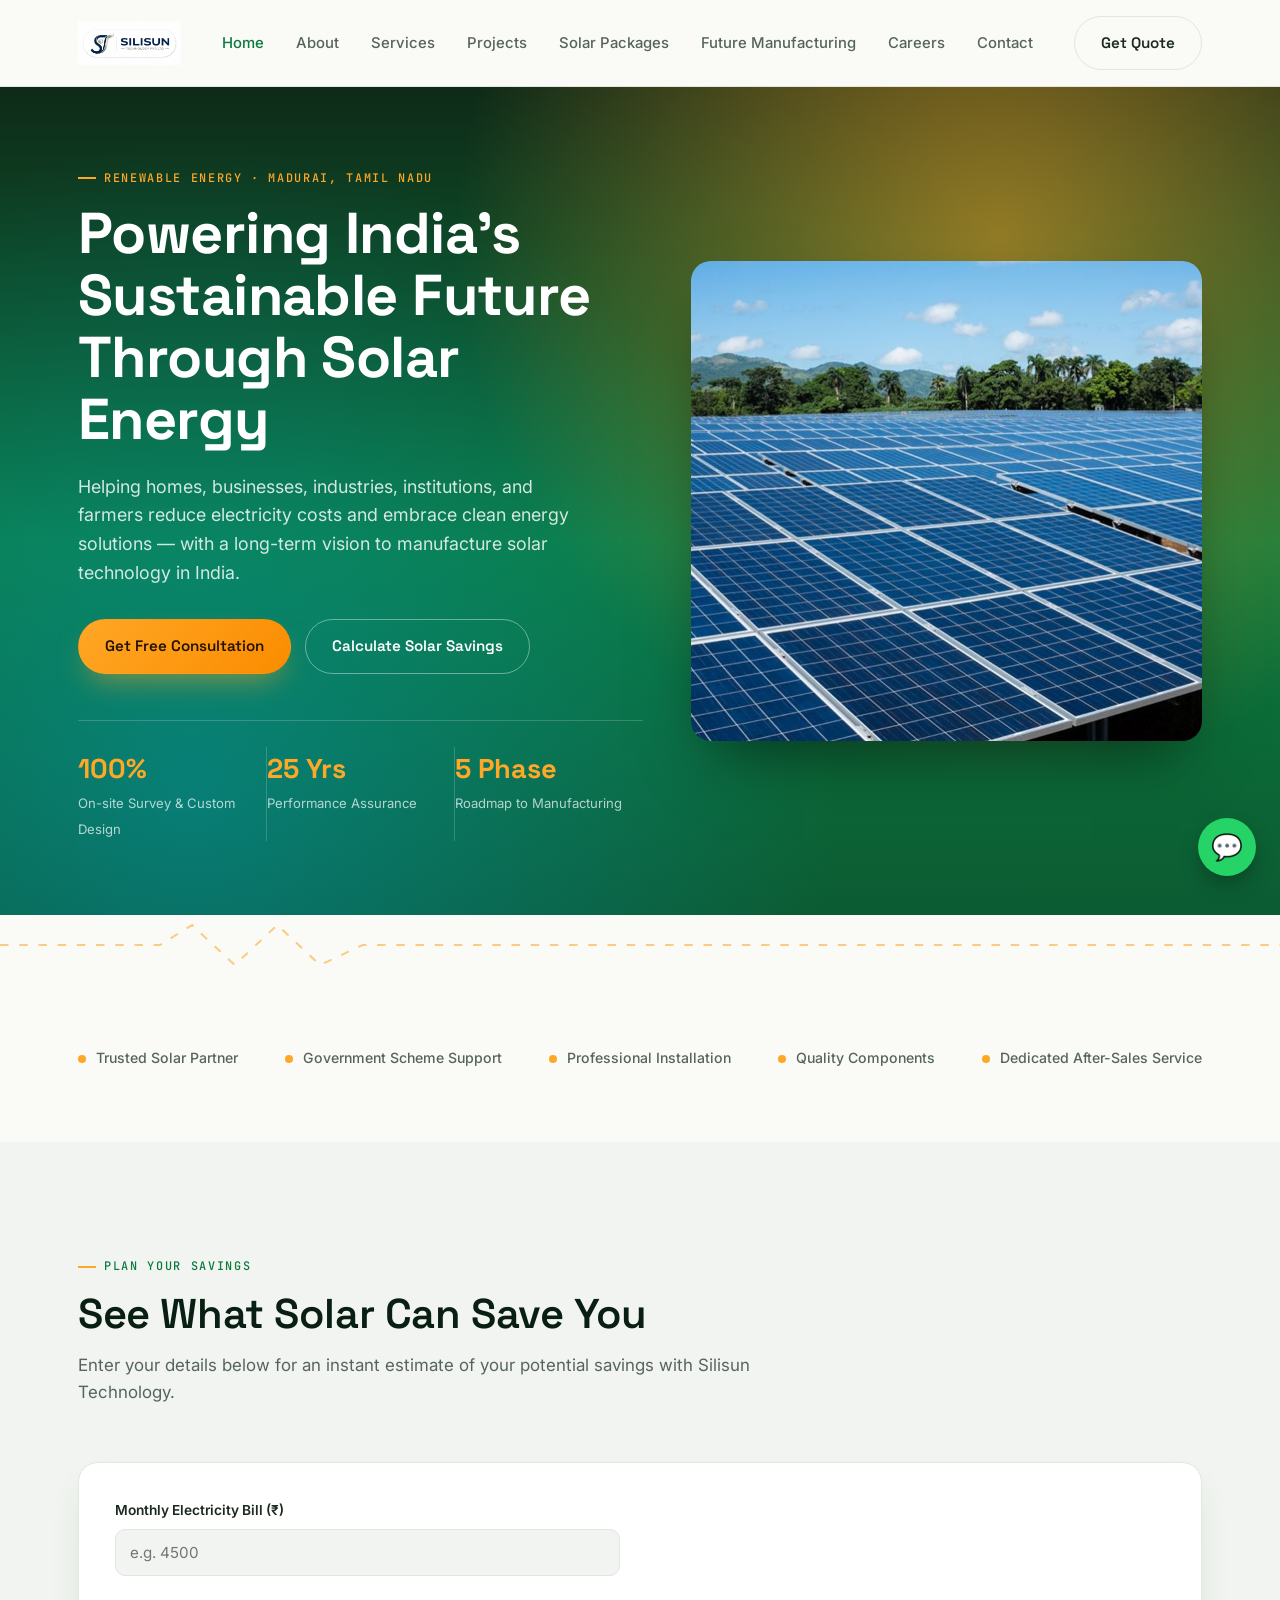
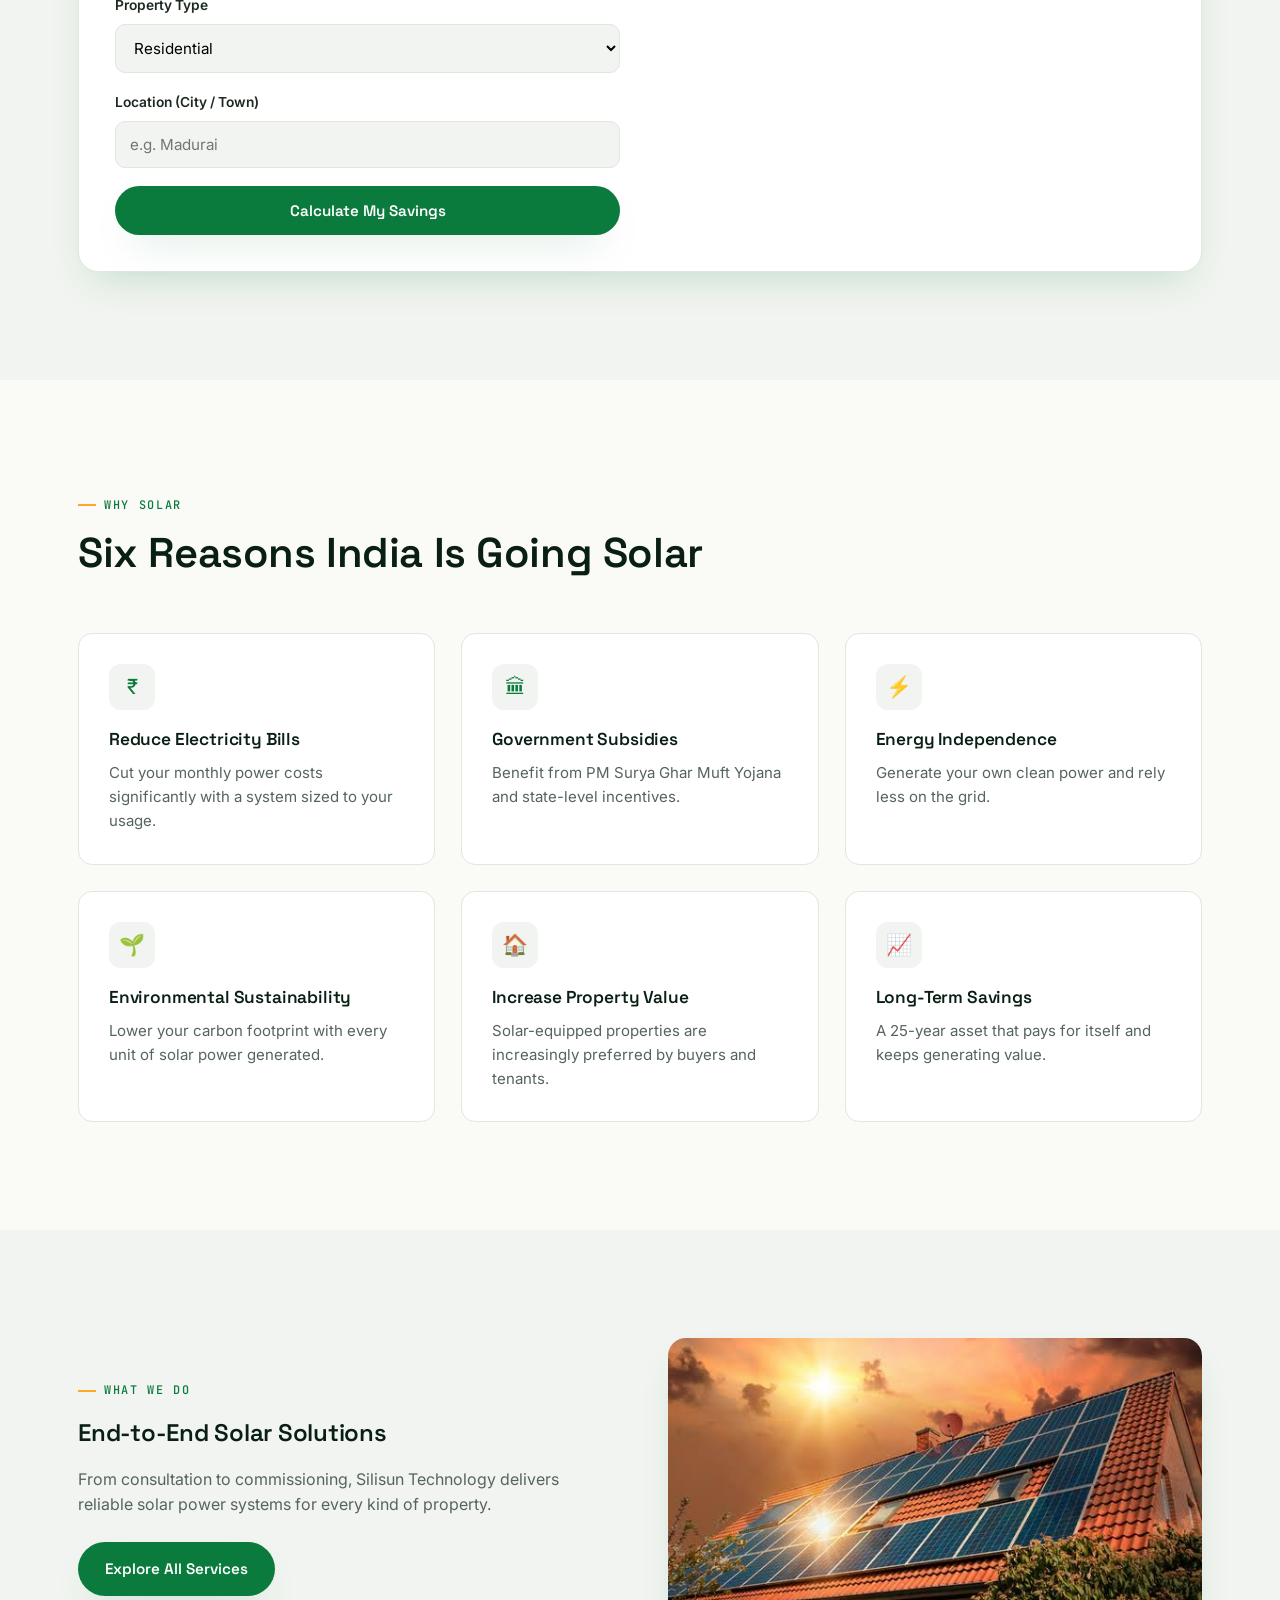
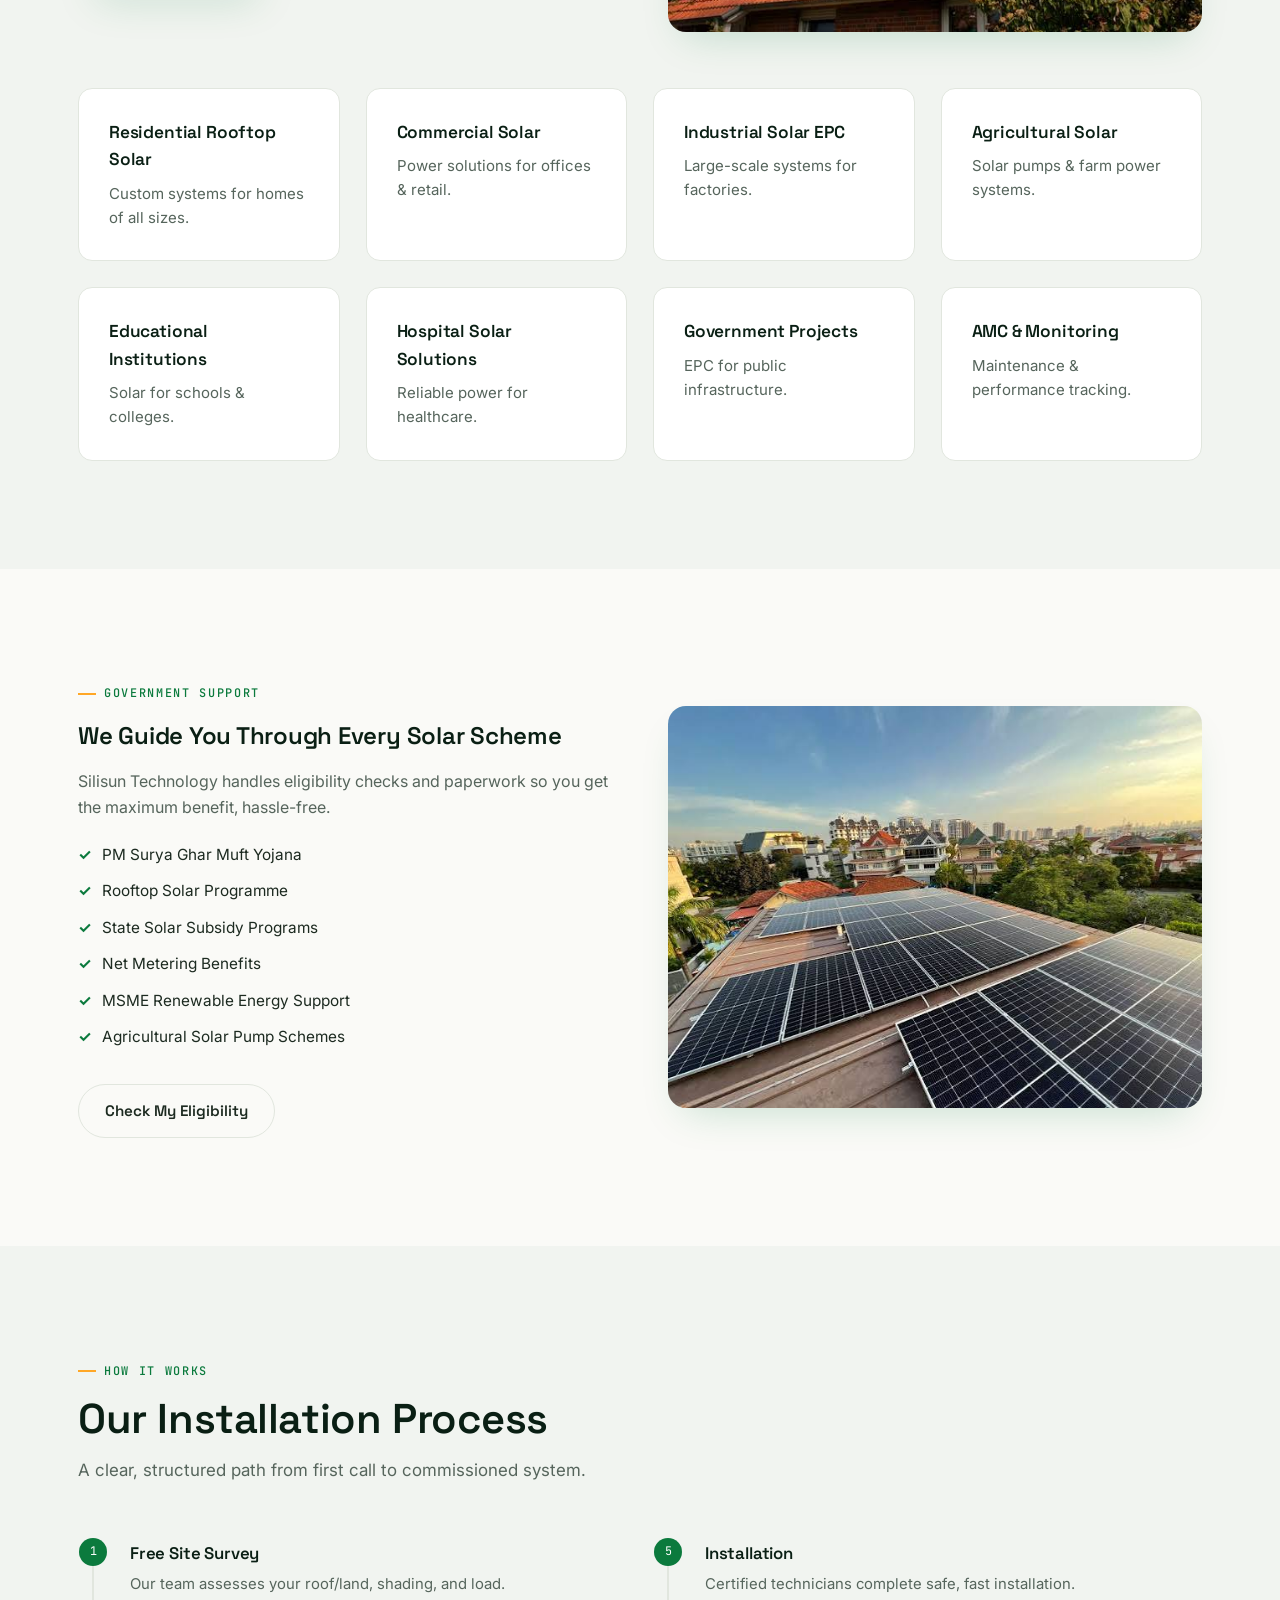
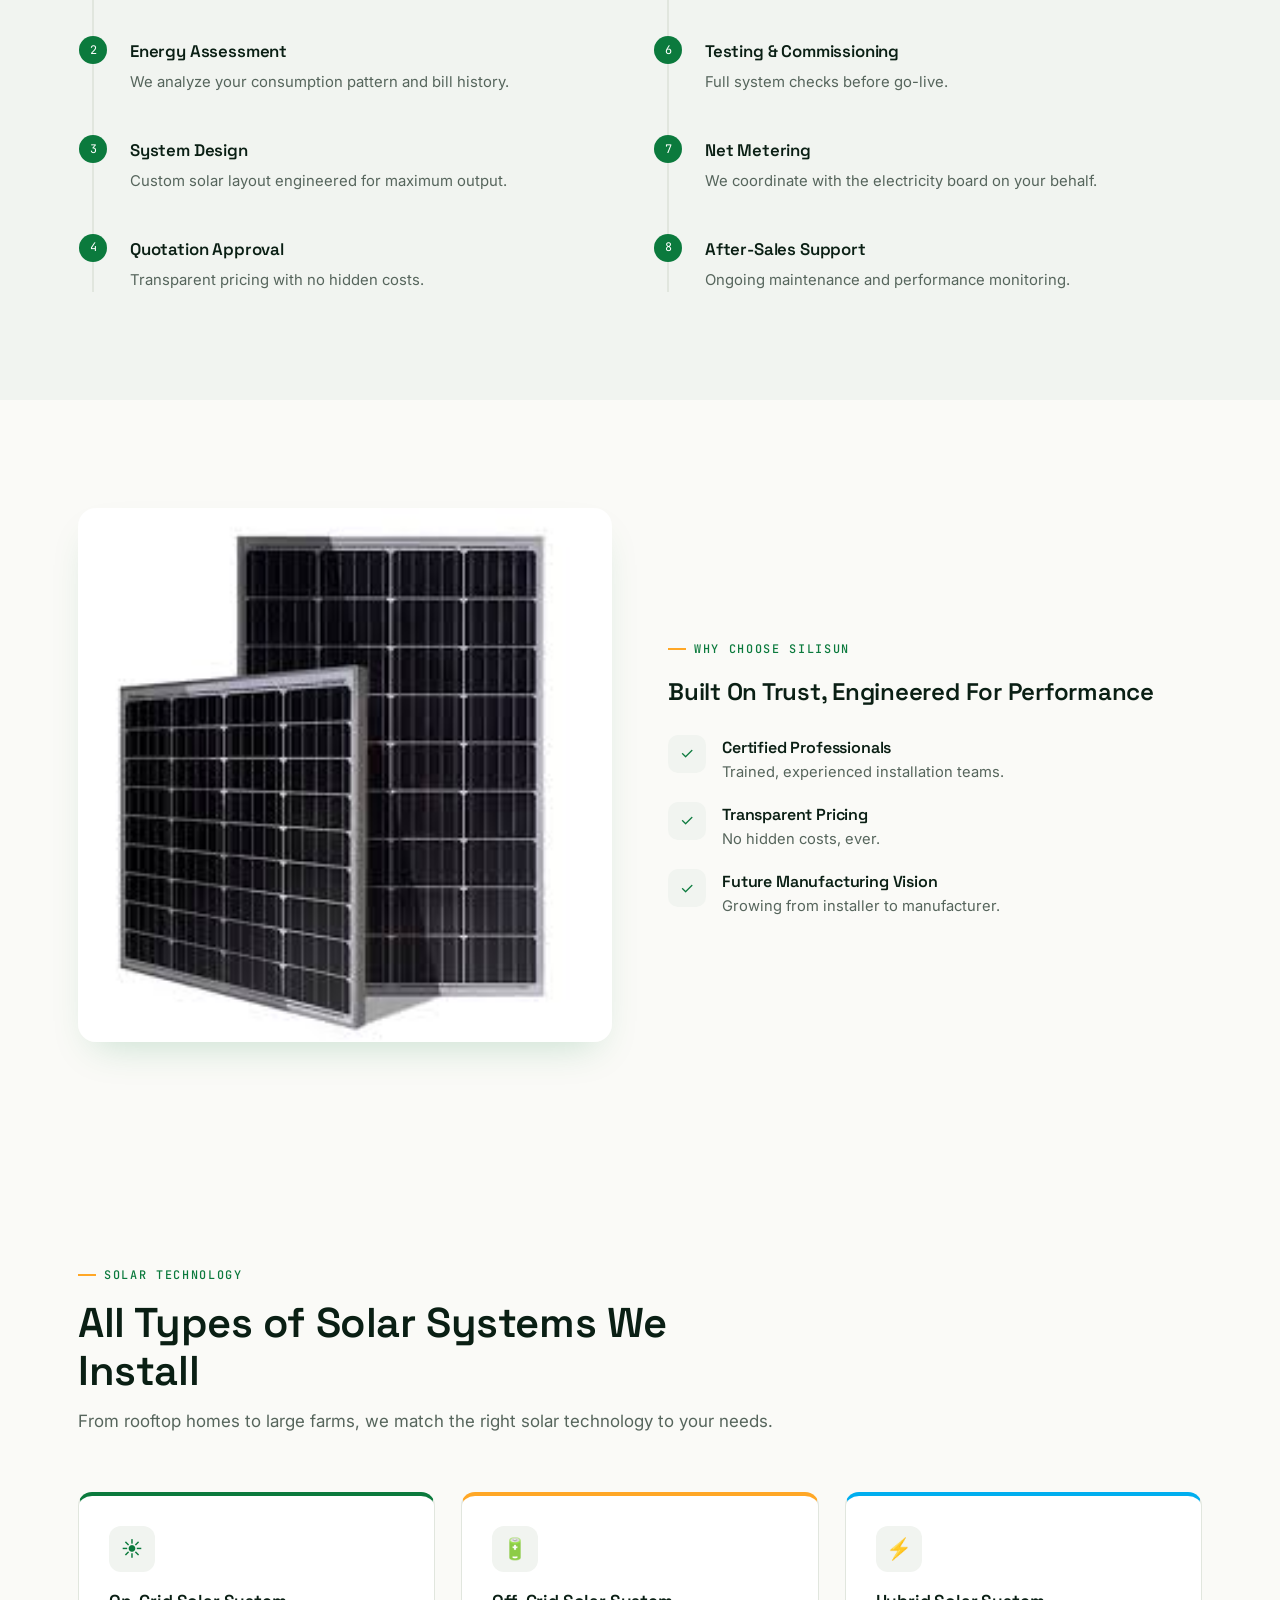
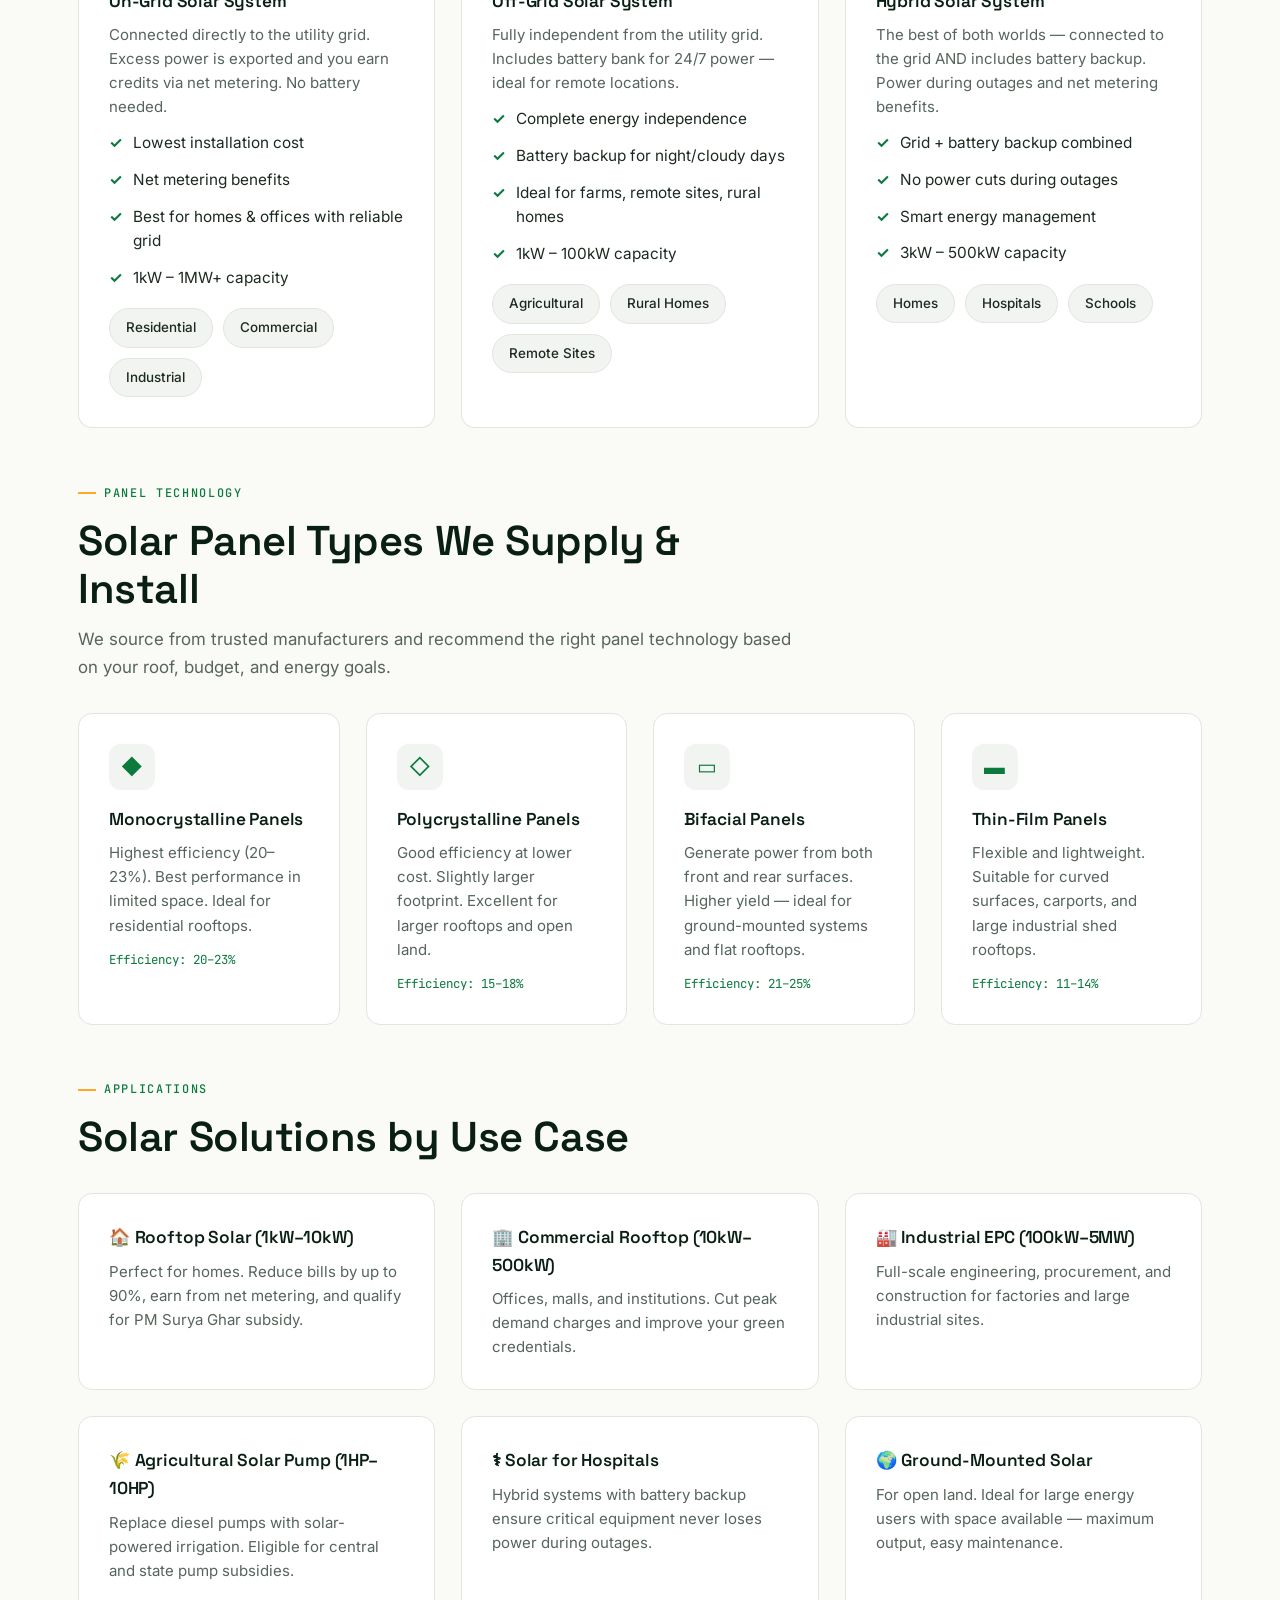
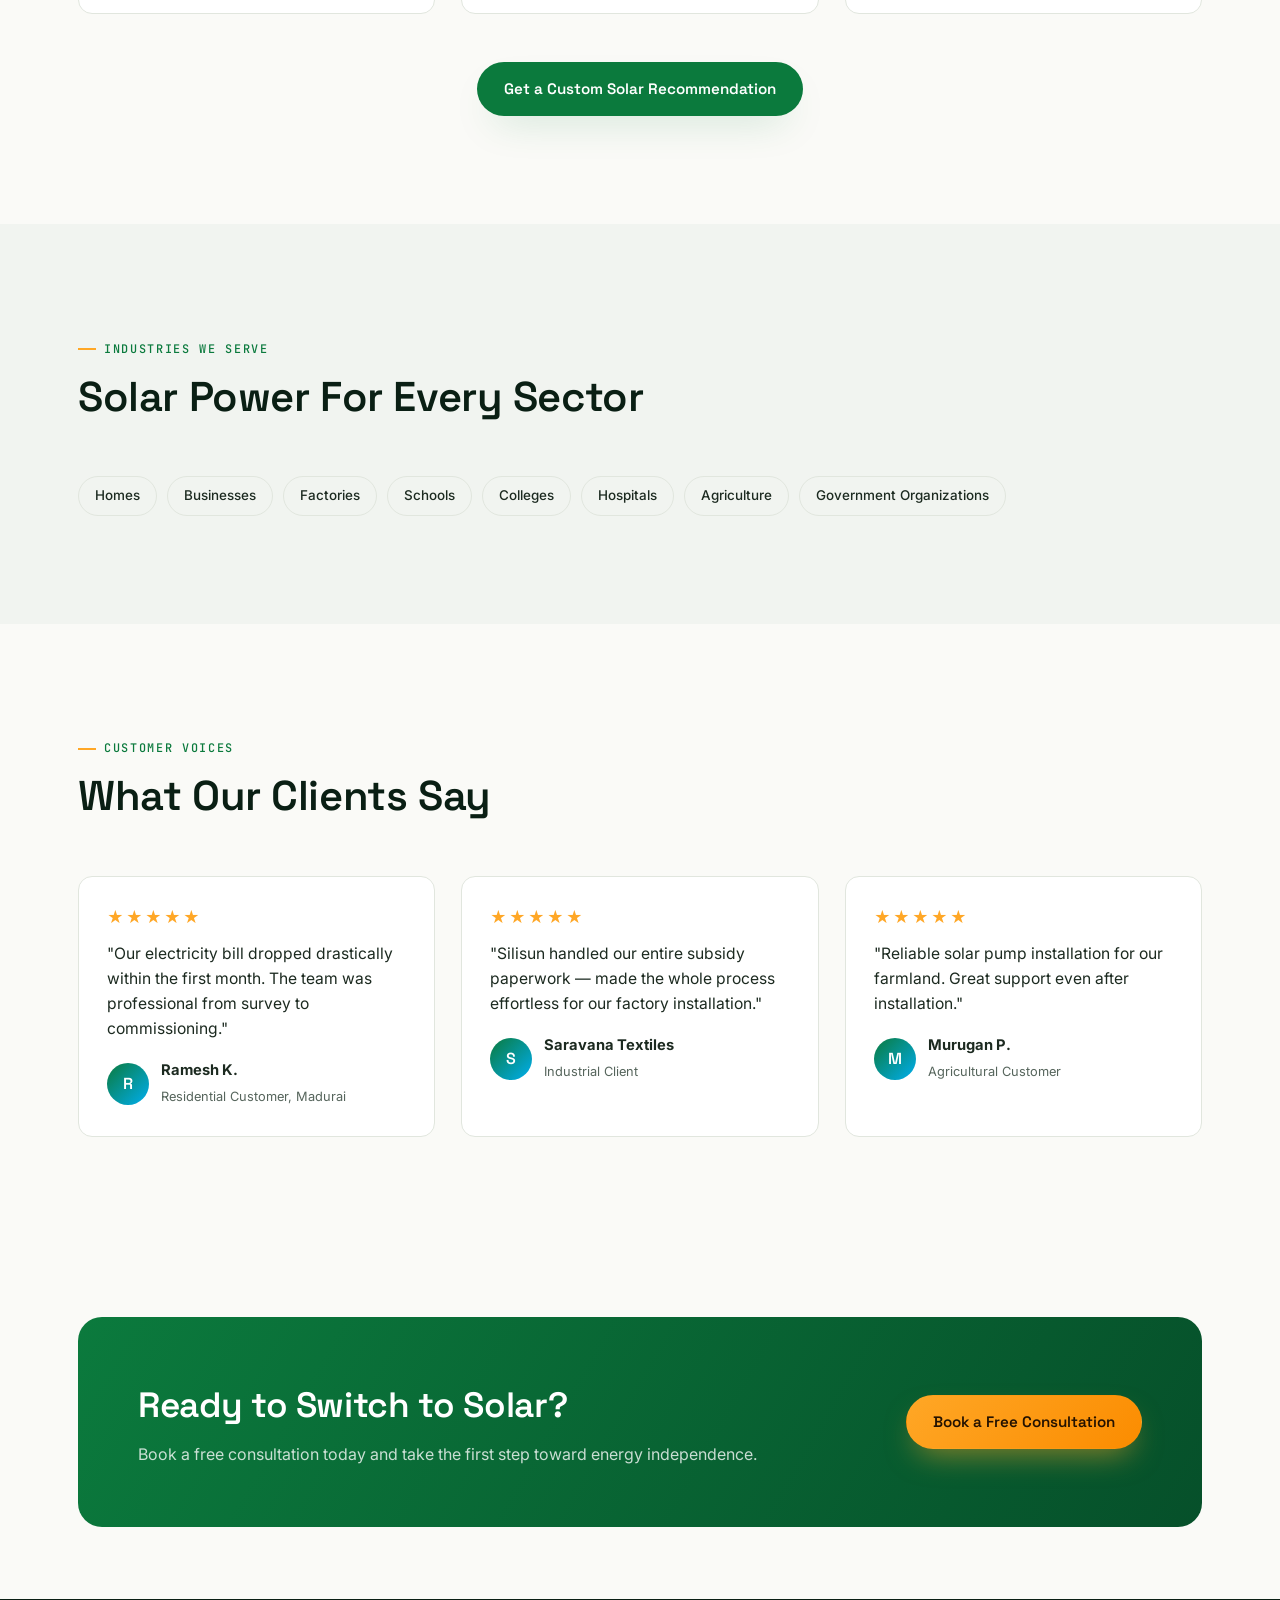
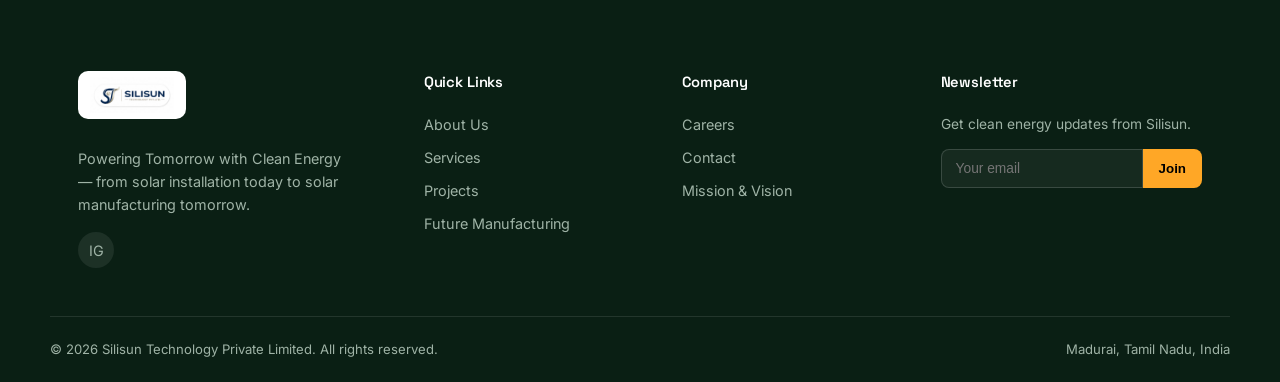
<file: index.html>
<!DOCTYPE html>
<html lang="en">
<head>
<meta charset="UTF-8">
<meta name="viewport" content="width=device-width, initial-scale=1.0">
<title>Silisun Technology Pvt. Ltd. | Powering Tomorrow with Clean Energy</title>
<meta name="description" content="Silisun Technology — premium solar installation & EPC services in Madurai, Tamil Nadu. Residential, commercial, industrial & agricultural solar solutions. Building India's future in solar manufacturing.">
<link rel="stylesheet" href="assets/style.css">
</head>
<body>

<header>
  <nav class="nav">
    <a href="index.html" class="logo"><img src="assets/Company_logo.jpg" alt="Silisun Technology" class="logo-img"></a>
    <ul class="navlinks">
      <li><a href="index.html">Home</a></li>
      <li><a href="about.html">About</a></li>
      <li><a href="services.html">Services</a></li>
      <li><a href="projects.html">Projects</a></li>
      <li><a href="solar-packages.html">Solar Packages</a></li>
      <li><a href="future.html">Future Manufacturing</a></li>
      <li><a href="careers.html">Careers</a></li>
      <li><a href="contact.html">Contact</a></li>
    </ul>
    <div class="nav-cta">
      <a href="contact.html" class="btn btn-ghost">Get Quote</a>
      <button class="menu-btn" aria-label="menu">☰</button>
    </div>
  </nav>
</header>

<!-- HERO -->
<section class="hero">
  <div class="wrap hero-grid">
    <div>
      <span class="eyebrow" style="color:#FFA726">Renewable Energy · Madurai, Tamil Nadu</span>
      <h1>Powering India's Sustainable Future Through Solar Energy</h1>
      <p>Helping homes, businesses, industries, institutions, and farmers reduce electricity costs and embrace clean energy solutions — with a long-term vision to manufacture solar technology in India.</p>
      <div class="hero-actions">
        <a href="contact.html" class="btn btn-sun">Get Free Consultation</a>
        <a href="#calculator" class="btn btn-outline">Calculate Solar Savings</a>
      </div>
      <div class="hero-stats">
        <div><b>100%</b><span>On-site Survey & Custom Design</span></div>
        <div><b>25 Yrs</b><span>Performance Assurance</span></div>
        <div><b>5 Phase</b><span>Roadmap to Manufacturing</span></div>
      </div>
    </div>
    <div class="hero-art">
      <img src="assets/welcome.jpg" alt="Silisun Technology rooftop solar installation">
    </div>
  </div>
</section>

<div class="flow">
  <svg viewBox="0 0 1200 60" preserveAspectRatio="none">
    <path d="M0,30 L150,30 L180,10 L220,50 L260,10 L300,50 L340,30 L1200,30" fill="none" stroke="#FFA726" stroke-width="2" opacity=".55"/>
  </svg>
</div>

<!-- TRUST -->
<section class="section tight">
  <div class="wrap trust-bar reveal">
    <div class="trust-pill"><span class="dot"></span>Trusted Solar Partner</div>
    <div class="trust-pill"><span class="dot"></span>Government Scheme Support</div>
    <div class="trust-pill"><span class="dot"></span>Professional Installation</div>
    <div class="trust-pill"><span class="dot"></span>Quality Components</div>
    <div class="trust-pill"><span class="dot"></span>Dedicated After-Sales Service</div>
  </div>
</section>

<!-- CALCULATOR -->
<section class="section alt" id="calculator">
  <div class="wrap">
    <div class="section-head reveal">
      <span class="eyebrow">Plan Your Savings</span>
      <h2>See What Solar Can Save You</h2>
      <p>Enter your details below for an instant estimate of your potential savings with Silisun Technology.</p>
    </div>
    <div class="calc reveal">
      <div class="calc-grid">
        <form id="calcForm">
          <div class="field">
            <label>Monthly Electricity Bill (₹)</label>
            <input type="number" id="bill" placeholder="e.g. 4500" required min="500">
          </div>
          <div class="field">
            <label>Property Type</label>
            <select id="propType">
              <option>Residential</option>
              <option>Commercial</option>
              <option>Industrial</option>
              <option>Agricultural</option>
              <option>Institutional</option>
            </select>
          </div>
          <div class="field">
            <label>Location (City / Town)</label>
            <input type="text" id="loc" placeholder="e.g. Madurai" required>
          </div>
          <button type="submit" class="btn btn-primary" style="width:100%;justify-content:center">Calculate My Savings</button>
        </form>
        <div class="result-card" id="resultsBox" style="display:none">
          <div style="background:var(--green);color:#fff;border-radius:10px;padding:12px 16px;margin-bottom:4px;font-size:.84rem;font-weight:600">✅ Estimated based on Tamil Nadu solar irradiance (5.5 peak sun hrs/day) & CEA 2023 grid data</div>
          <div class="result-row"><span>Recommended System Size</span><b id="rSystem" style="color:var(--blue)">—</b></div>
          <div class="result-row"><span>Annual Solar Generation</span><b id="rUnits">—</b></div>
          <div class="result-row"><span>Estimated Monthly Savings</span><b id="rMonthly">₹0</b></div>
          <div class="result-row"><span>Estimated Annual Savings</span><b id="rAnnual">₹0</b></div>
          <div class="result-row"><span>25-Year Lifetime Savings</span><b id="rLifetime">₹0</b></div>
          <div class="result-row" style="border-bottom:none"><span>CO₂ Offset</span><b id="rCO2">0 tonnes/yr</b></div>
          <a href="contact.html" class="btn btn-primary" style="justify-content:center">Book Free Site Survey</a>
          <p style="font-size:.75rem;color:var(--text-soft)">*Based on TN tariff rates, 5.5 peak sun hours/day, system efficiency 78%, CEA 2023 emission factor 0.716 kg/kWh. Final savings depend on actual site conditions.</p>
        </div>
      </div>
    </div>
  </div>
</section>

<!-- WHY SOLAR -->
<section class="section">
  <div class="wrap">
    <div class="section-head reveal">
      <span class="eyebrow">Why Solar</span>
      <h2>Six Reasons India Is Going Solar</h2>
    </div>
    <div class="grid grid-3">
      <div class="card reveal"><div class="ic">₹</div><h3>Reduce Electricity Bills</h3><p>Cut your monthly power costs significantly with a system sized to your usage.</p></div>
      <div class="card reveal"><div class="ic">🏛</div><h3>Government Subsidies</h3><p>Benefit from PM Surya Ghar Muft Yojana and state-level incentives.</p></div>
      <div class="card reveal"><div class="ic">⚡</div><h3>Energy Independence</h3><p>Generate your own clean power and rely less on the grid.</p></div>
      <div class="card reveal"><div class="ic">🌱</div><h3>Environmental Sustainability</h3><p>Lower your carbon footprint with every unit of solar power generated.</p></div>
      <div class="card reveal"><div class="ic">🏠</div><h3>Increase Property Value</h3><p>Solar-equipped properties are increasingly preferred by buyers and tenants.</p></div>
      <div class="card reveal"><div class="ic">📈</div><h3>Long-Term Savings</h3><p>A 25-year asset that pays for itself and keeps generating value.</p></div>
    </div>
  </div>
</section>

<!-- SERVICES -->
<section class="section alt">
  <div class="wrap">
    <div class="two-col" style="margin-bottom:56px">
      <div class="reveal">
        <span class="eyebrow">What We Do</span>
        <h2>End-to-End Solar Solutions</h2>
        <p style="color:var(--text-soft);margin-top:14px">From consultation to commissioning, Silisun Technology delivers reliable solar power systems for every kind of property.</p>
        <a href="services.html" class="btn btn-primary" style="margin-top:24px">Explore All Services</a>
      </div>
      <div class="img-frame reveal"><img src="assets/Our_Services.jpg" alt="Silisun Technology solar services"></div>
    </div>
    <div class="grid grid-4">
      <div class="card reveal"><h3>Residential Rooftop Solar</h3><p>Custom systems for homes of all sizes.</p></div>
      <div class="card reveal"><h3>Commercial Solar</h3><p>Power solutions for offices & retail.</p></div>
      <div class="card reveal"><h3>Industrial Solar EPC</h3><p>Large-scale systems for factories.</p></div>
      <div class="card reveal"><h3>Agricultural Solar</h3><p>Solar pumps & farm power systems.</p></div>
      <div class="card reveal"><h3>Educational Institutions</h3><p>Solar for schools & colleges.</p></div>
      <div class="card reveal"><h3>Hospital Solar Solutions</h3><p>Reliable power for healthcare.</p></div>
      <div class="card reveal"><h3>Government Projects</h3><p>EPC for public infrastructure.</p></div>
      <div class="card reveal"><h3>AMC & Monitoring</h3><p>Maintenance & performance tracking.</p></div>
    </div>
  </div>
</section>

<!-- GOVERNMENT SCHEMES -->
<section class="section">
  <div class="wrap">
    <div class="two-col">
      <div class="img-frame reveal" style="order:2"><img src="assets/images.jpg" alt="Solar farm with wind turbines"></div>
      <div class="reveal" style="order:1">
        <span class="eyebrow">Government Support</span>
        <h2>We Guide You Through Every Solar Scheme</h2>
        <p style="color:var(--text-soft);margin-top:14px">Silisun Technology handles eligibility checks and paperwork so you get the maximum benefit, hassle-free.</p>
        <ul class="check-list" style="margin-top:22px">
          <li>PM Surya Ghar Muft Yojana</li>
          <li>Rooftop Solar Programme</li>
          <li>State Solar Subsidy Programs</li>
          <li>Net Metering Benefits</li>
          <li>MSME Renewable Energy Support</li>
          <li>Agricultural Solar Pump Schemes</li>
        </ul>
        <a href="contact.html" class="btn btn-ghost" style="margin-top:22px">Check My Eligibility</a>
      </div>
    </div>
  </div>
</section>

<!-- INSTALLATION PROCESS -->
<section class="section alt">
  <div class="wrap">
    <div class="section-head reveal">
      <span class="eyebrow">How It Works</span>
      <h2>Our Installation Process</h2>
      <p>A clear, structured path from first call to commissioned system.</p>
    </div>
    <div class="grid grid-2">
      <div class="steps reveal">
        <div class="step" data-n="1"><h4>Free Site Survey</h4><p>Our team assesses your roof/land, shading, and load.</p></div>
        <div class="step" data-n="2"><h4>Energy Assessment</h4><p>We analyze your consumption pattern and bill history.</p></div>
        <div class="step" data-n="3"><h4>System Design</h4><p>Custom solar layout engineered for maximum output.</p></div>
        <div class="step" data-n="4"><h4>Quotation Approval</h4><p>Transparent pricing with no hidden costs.</p></div>
      </div>
      <div class="steps reveal">
        <div class="step" data-n="5"><h4>Installation</h4><p>Certified technicians complete safe, fast installation.</p></div>
        <div class="step" data-n="6"><h4>Testing & Commissioning</h4><p>Full system checks before go-live.</p></div>
        <div class="step" data-n="7"><h4>Net Metering</h4><p>We coordinate with the electricity board on your behalf.</p></div>
        <div class="step" data-n="8"><h4>After-Sales Support</h4><p>Ongoing maintenance and performance monitoring.</p></div>
      </div>
    </div>
  </div>
</section>

<!-- WHY CHOOSE -->
<section class="section">
  <div class="wrap">
    <div class="two-col">
      <div class="img-frame reveal"><img src="assets/Why_Choose_Us.jpg" alt="Why choose Silisun Technology"></div>
      <div class="reveal">
        <span class="eyebrow">Why Choose Silisun</span>
        <h2>Built On Trust, Engineered For Performance</h2>
        <div style="display:grid;gap:18px;margin-top:24px">
          <div class="value-card"><div class="ic" style="width:38px;height:38px;border-radius:10px;background:var(--bg-soft);display:grid;place-items:center;color:var(--green)">✓</div><div><h4 style="font-size:1rem">Certified Professionals</h4><p style="color:var(--text-soft);font-size:.92rem">Trained, experienced installation teams.</p></div></div>
          <div class="value-card"><div class="ic" style="width:38px;height:38px;border-radius:10px;background:var(--bg-soft);display:grid;place-items:center;color:var(--green)">✓</div><div><h4 style="font-size:1rem">Transparent Pricing</h4><p style="color:var(--text-soft);font-size:.92rem">No hidden costs, ever.</p></div></div>
          <div class="value-card"><div class="ic" style="width:38px;height:38px;border-radius:10px;background:var(--bg-soft);display:grid;place-items:center;color:var(--green)">✓</div><div><h4 style="font-size:1rem">Future Manufacturing Vision</h4><p style="color:var(--text-soft);font-size:.92rem">Growing from installer to manufacturer.</p></div></div>
        </div>
      </div>
    </div>
  </div>
</section>

<!-- SOLAR TYPES -->
<section class="section">
  <div class="wrap">
    <div class="section-head reveal">
      <span class="eyebrow">Solar Technology</span>
      <h2>All Types of Solar Systems We Install</h2>
      <p>From rooftop homes to large farms, we match the right solar technology to your needs.</p>
    </div>

    <!-- System Types -->
    <div class="grid grid-3" style="margin-bottom:48px">
      <div class="card reveal" style="border-top:4px solid var(--green)">
        <div class="ic">☀</div>
        <h3>On-Grid Solar System</h3>
        <p style="margin-bottom:12px">Connected directly to the utility grid. Excess power is exported and you earn credits via net metering. No battery needed.</p>
        <ul class="check-list">
          <li>Lowest installation cost</li>
          <li>Net metering benefits</li>
          <li>Best for homes & offices with reliable grid</li>
          <li>1kW – 1MW+ capacity</li>
        </ul>
        <div class="tag-list"><span class="tag">Residential</span><span class="tag">Commercial</span><span class="tag">Industrial</span></div>
      </div>
      <div class="card reveal" style="border-top:4px solid var(--orange)">
        <div class="ic">🔋</div>
        <h3>Off-Grid Solar System</h3>
        <p style="margin-bottom:12px">Fully independent from the utility grid. Includes battery bank for 24/7 power — ideal for remote locations.</p>
        <ul class="check-list">
          <li>Complete energy independence</li>
          <li>Battery backup for night/cloudy days</li>
          <li>Ideal for farms, remote sites, rural homes</li>
          <li>1kW – 100kW capacity</li>
        </ul>
        <div class="tag-list"><span class="tag">Agricultural</span><span class="tag">Rural Homes</span><span class="tag">Remote Sites</span></div>
      </div>
      <div class="card reveal" style="border-top:4px solid var(--blue)">
        <div class="ic">⚡</div>
        <h3>Hybrid Solar System</h3>
        <p style="margin-bottom:12px">The best of both worlds — connected to the grid AND includes battery backup. Power during outages and net metering benefits.</p>
        <ul class="check-list">
          <li>Grid + battery backup combined</li>
          <li>No power cuts during outages</li>
          <li>Smart energy management</li>
          <li>3kW – 500kW capacity</li>
        </ul>
        <div class="tag-list"><span class="tag">Homes</span><span class="tag">Hospitals</span><span class="tag">Schools</span></div>
      </div>
    </div>

    <!-- Panel Types -->
    <div class="section-head reveal" style="margin-bottom:32px">
      <span class="eyebrow">Panel Technology</span>
      <h2>Solar Panel Types We Supply & Install</h2>
      <p>We source from trusted manufacturers and recommend the right panel technology based on your roof, budget, and energy goals.</p>
    </div>
    <div class="grid grid-4" style="margin-bottom:48px">
      <div class="card reveal">
        <div class="ic">◆</div>
        <h3>Monocrystalline Panels</h3>
        <p>Highest efficiency (20–23%). Best performance in limited space. Ideal for residential rooftops.</p>
        <div style="margin-top:12px;font-family:'JetBrains Mono',monospace;font-size:.78rem;color:var(--green)">Efficiency: 20–23%</div>
      </div>
      <div class="card reveal">
        <div class="ic">◇</div>
        <h3>Polycrystalline Panels</h3>
        <p>Good efficiency at lower cost. Slightly larger footprint. Excellent for larger rooftops and open land.</p>
        <div style="margin-top:12px;font-family:'JetBrains Mono',monospace;font-size:.78rem;color:var(--green)">Efficiency: 15–18%</div>
      </div>
      <div class="card reveal">
        <div class="ic">▭</div>
        <h3>Bifacial Panels</h3>
        <p>Generate power from both front and rear surfaces. Higher yield — ideal for ground-mounted systems and flat rooftops.</p>
        <div style="margin-top:12px;font-family:'JetBrains Mono',monospace;font-size:.78rem;color:var(--green)">Efficiency: 21–25%</div>
      </div>
      <div class="card reveal">
        <div class="ic">▬</div>
        <h3>Thin-Film Panels</h3>
        <p>Flexible and lightweight. Suitable for curved surfaces, carports, and large industrial shed rooftops.</p>
        <div style="margin-top:12px;font-family:'JetBrains Mono',monospace;font-size:.78rem;color:var(--green)">Efficiency: 11–14%</div>
      </div>
    </div>

    <!-- Application Cards -->
    <div class="section-head reveal" style="margin-bottom:32px">
      <span class="eyebrow">Applications</span>
      <h2>Solar Solutions by Use Case</h2>
    </div>
    <div class="grid grid-3">
      <div class="card reveal">
        <h3>🏠 Rooftop Solar (1kW–10kW)</h3>
        <p>Perfect for homes. Reduce bills by up to 90%, earn from net metering, and qualify for PM Surya Ghar subsidy.</p>
      </div>
      <div class="card reveal">
        <h3>🏢 Commercial Rooftop (10kW–500kW)</h3>
        <p>Offices, malls, and institutions. Cut peak demand charges and improve your green credentials.</p>
      </div>
      <div class="card reveal">
        <h3>🏭 Industrial EPC (100kW–5MW)</h3>
        <p>Full-scale engineering, procurement, and construction for factories and large industrial sites.</p>
      </div>
      <div class="card reveal">
        <h3>🌾 Agricultural Solar Pump (1HP–10HP)</h3>
        <p>Replace diesel pumps with solar-powered irrigation. Eligible for central and state pump subsidies.</p>
      </div>
      <div class="card reveal">
        <h3>⚕ Solar for Hospitals</h3>
        <p>Hybrid systems with battery backup ensure critical equipment never loses power during outages.</p>
      </div>
      <div class="card reveal">
        <h3>🌍 Ground-Mounted Solar</h3>
        <p>For open land. Ideal for large energy users with space available — maximum output, easy maintenance.</p>
      </div>
    </div>

    <div style="text-align:center;margin-top:48px">
      <a href="contact.html" class="btn btn-primary">Get a Custom Solar Recommendation</a>
    </div>
  </div>
</section>

<!-- INDUSTRIES -->
<section class="section alt">
  <div class="wrap">
    <div class="section-head reveal">
      <span class="eyebrow">Industries We Serve</span>
      <h2>Solar Power For Every Sector</h2>
    </div>
    <div class="tag-list reveal">
      <span class="tag">Homes</span><span class="tag">Businesses</span><span class="tag">Factories</span>
      <span class="tag">Schools</span><span class="tag">Colleges</span><span class="tag">Hospitals</span>
      <span class="tag">Agriculture</span><span class="tag">Government Organizations</span>
    </div>
  </div>
</section>

<!-- TESTIMONIALS -->
<section class="section">
  <div class="wrap">
    <div class="section-head reveal">
      <span class="eyebrow">Customer Voices</span>
      <h2>What Our Clients Say</h2>
    </div>
    <div class="grid grid-3">
      <div class="testi reveal"><div class="stars">★★★★★</div><p>"Our electricity bill dropped drastically within the first month. The team was professional from survey to commissioning."</p><div class="who"><div class="avatar">R</div><div><b>Ramesh K.</b><span>Residential Customer, Madurai</span></div></div></div>
      <div class="testi reveal"><div class="stars">★★★★★</div><p>"Silisun handled our entire subsidy paperwork — made the whole process effortless for our factory installation."</p><div class="who"><div class="avatar">S</div><div><b>Saravana Textiles</b><span>Industrial Client</span></div></div></div>
      <div class="testi reveal"><div class="stars">★★★★★</div><p>"Reliable solar pump installation for our farmland. Great support even after installation."</p><div class="who"><div class="avatar">M</div><div><b>Murugan P.</b><span>Agricultural Customer</span></div></div></div>
    </div>
  </div>
</section>

<!-- CTA -->
<section class="section tight">
  <div class="wrap">
    <div class="cta-band reveal">
      <div>
        <h2>Ready to Switch to Solar?</h2>
        <p>Book a free consultation today and take the first step toward energy independence.</p>
      </div>
      <a href="contact.html" class="btn btn-sun">Book a Free Consultation</a>
    </div>
  </div>
</section>

<footer>
  <div class="wrap foot-grid">
    <div>
      <div class="foot-logo"><img src="assets/Company_logo.jpg" alt="Silisun Technology" class="logo-img-foot"></div>
      <p style="font-size:.9rem;max-width:280px">Powering Tomorrow with Clean Energy — from solar installation today to solar manufacturing tomorrow.</p>
      <div class="social">
        <a href="https://www.instagram.com/silisuntechnology" target="_blank" aria-label="Instagram">IG</a>
      </div>
    </div>
    <div>
      <h4>Quick Links</h4>
      <a href="about.html">About Us</a>
      <a href="services.html">Services</a>
      <a href="projects.html">Projects</a>
      <a href="future.html">Future Manufacturing</a>
    </div>
    <div>
      <h4>Company</h4>
      <a href="careers.html">Careers</a>
      <a href="contact.html">Contact</a>
      <a href="about.html#mission">Mission & Vision</a>
    </div>
    <div>
      <h4>Newsletter</h4>
      <p style="font-size:.86rem">Get clean energy updates from Silisun.</p>
      <form class="newsletter" onsubmit="event.preventDefault();this.reset();alert('Subscribed!');">
        <input type="email" placeholder="Your email" required>
        <button type="submit">Join</button>
      </form>
    </div>
  </div>
  <div class="wrap foot-bottom">
    <span>© 2026 Silisun Technology Private Limited. All rights reserved.</span>
    <span>Madurai, Tamil Nadu, India</span>
  </div>
</footer>

<a class="wa-float" href="https://wa.me/919790514123" target="_blank" aria-label="WhatsApp">💬</a>

<script src="assets/script.js"></script>
</body>
</html>
</file>
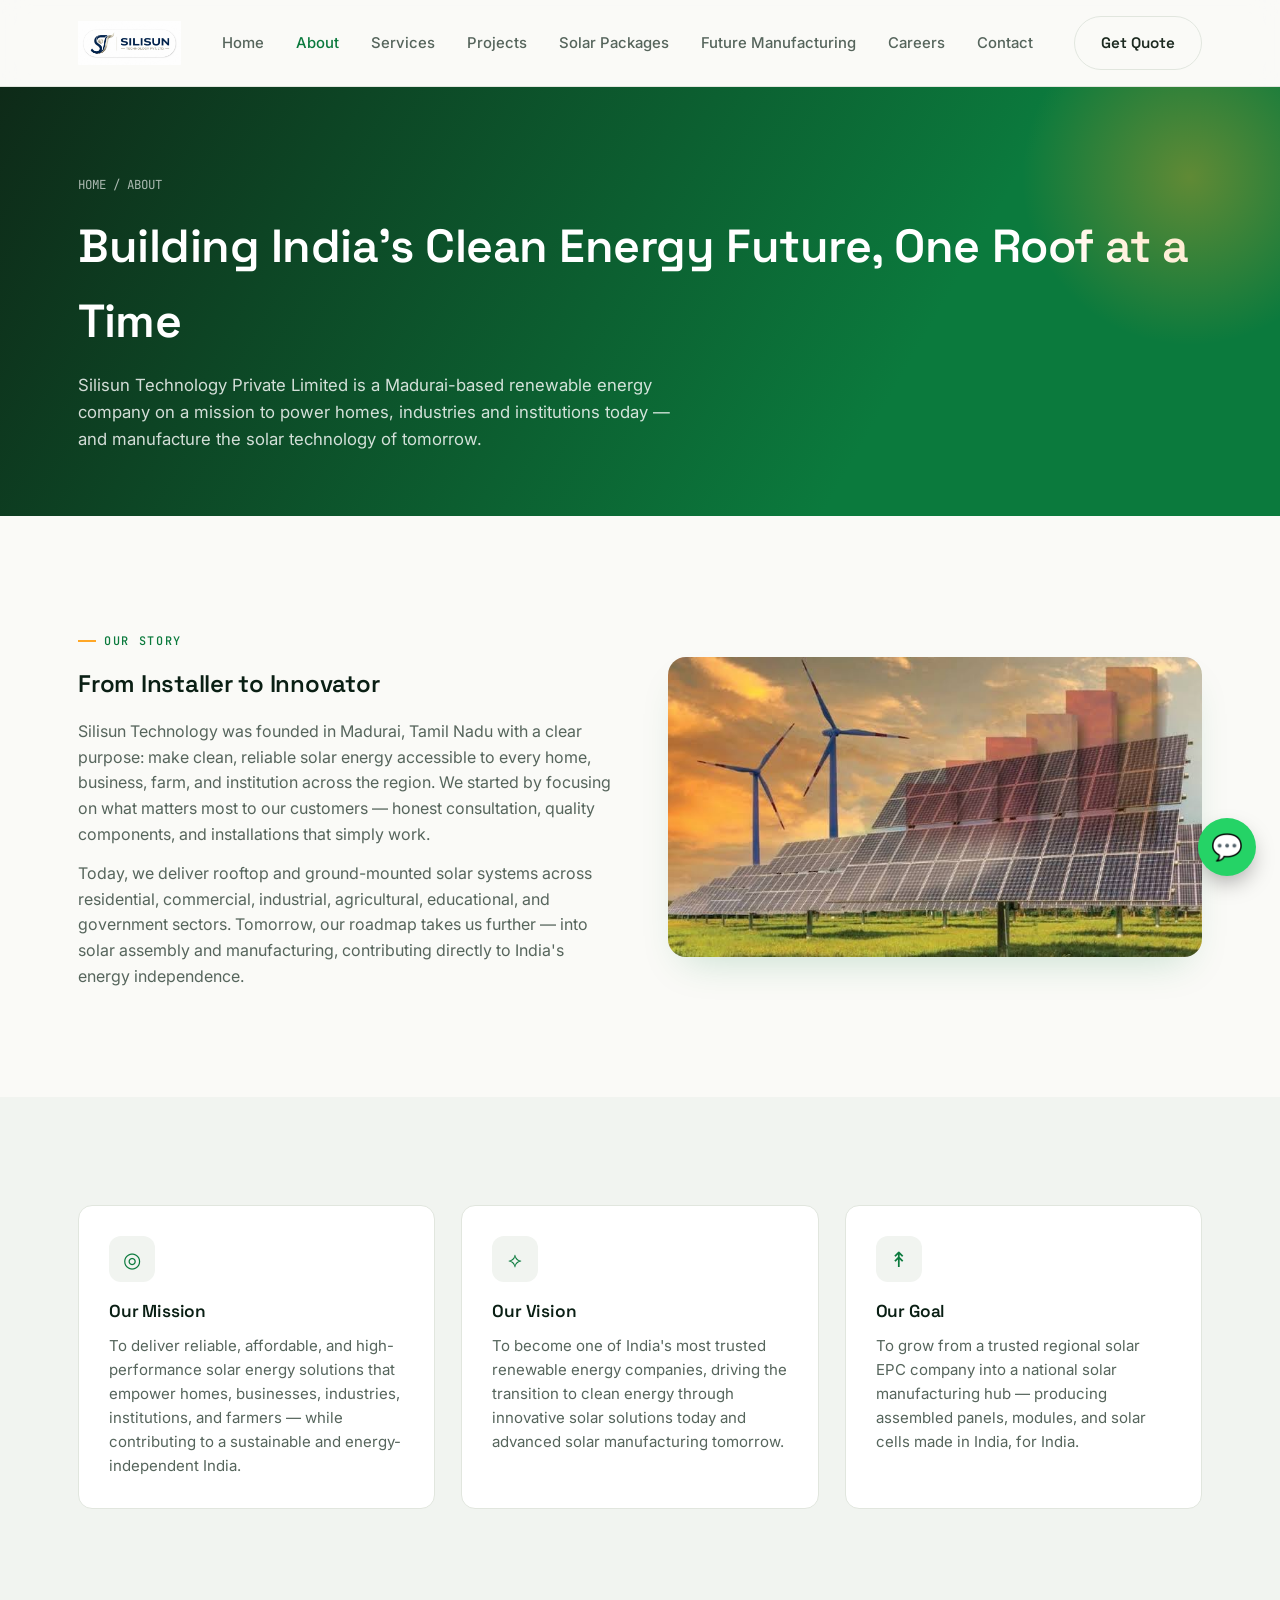
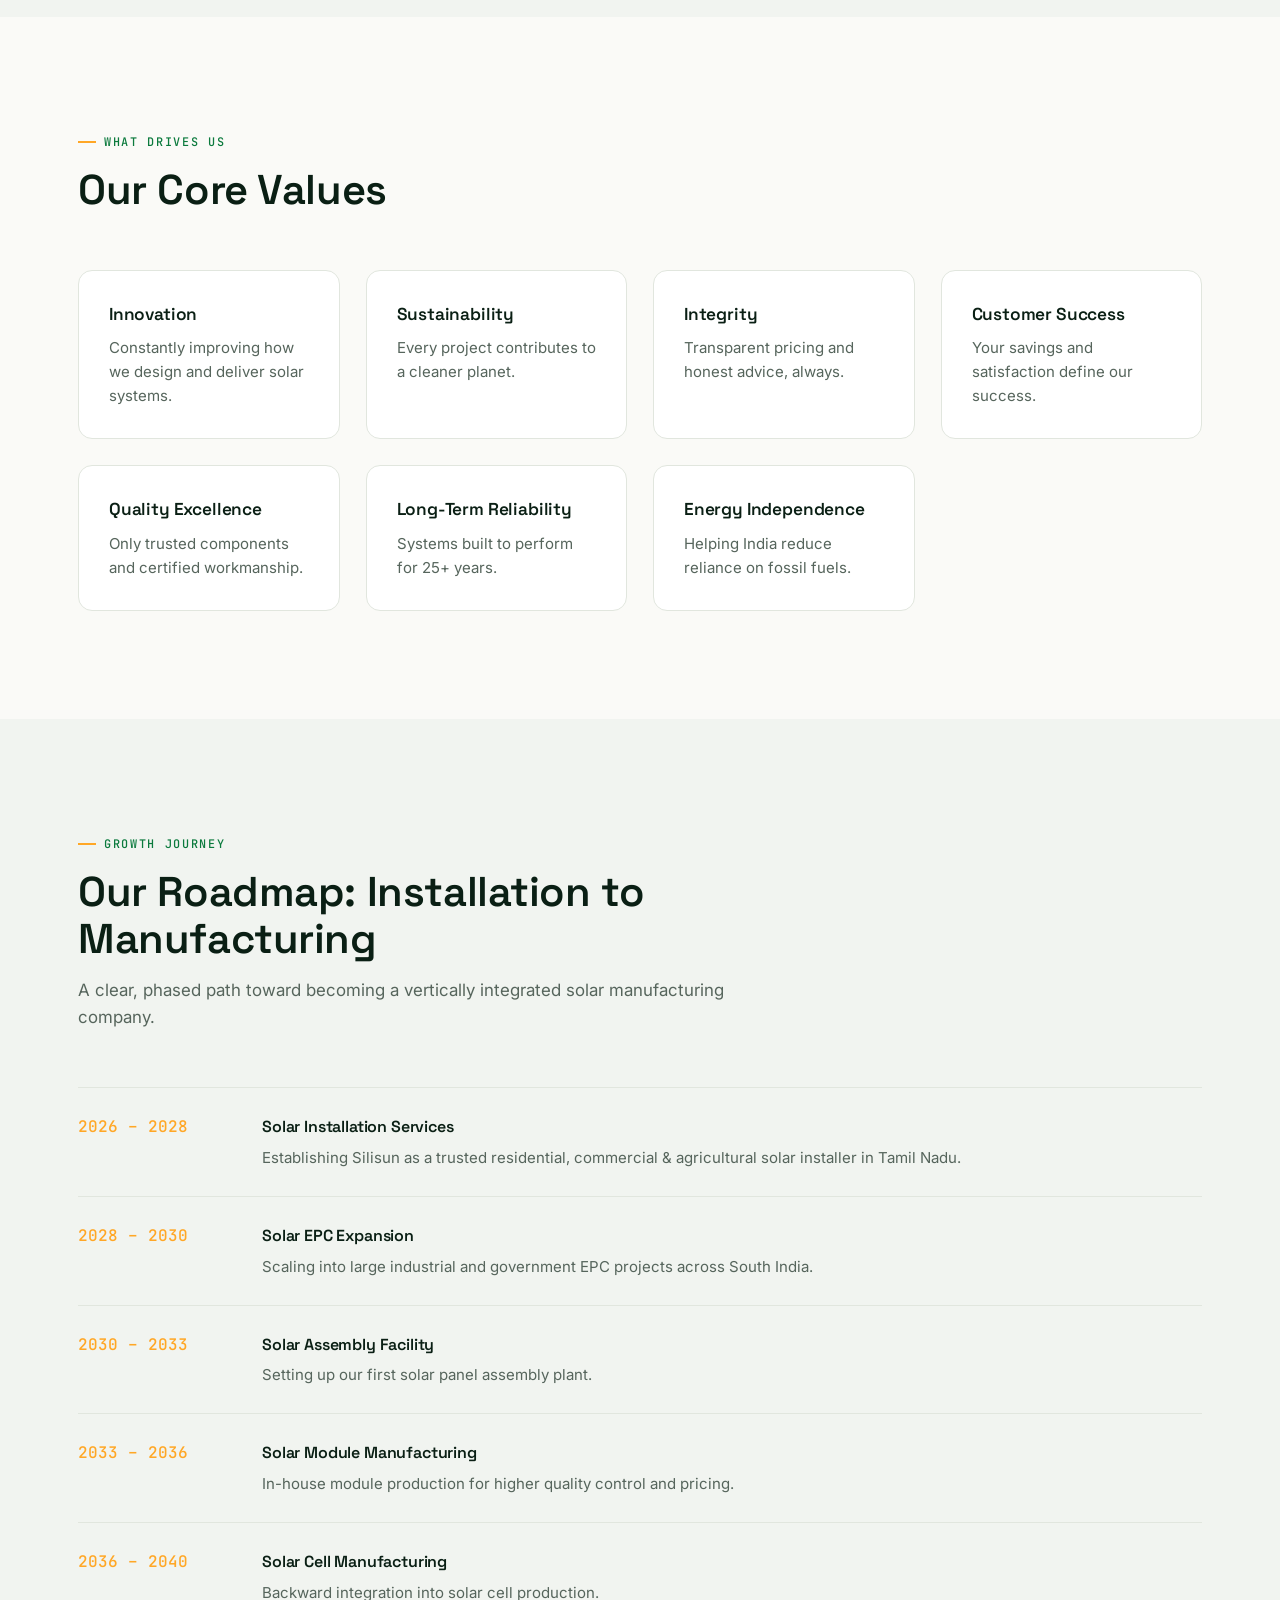
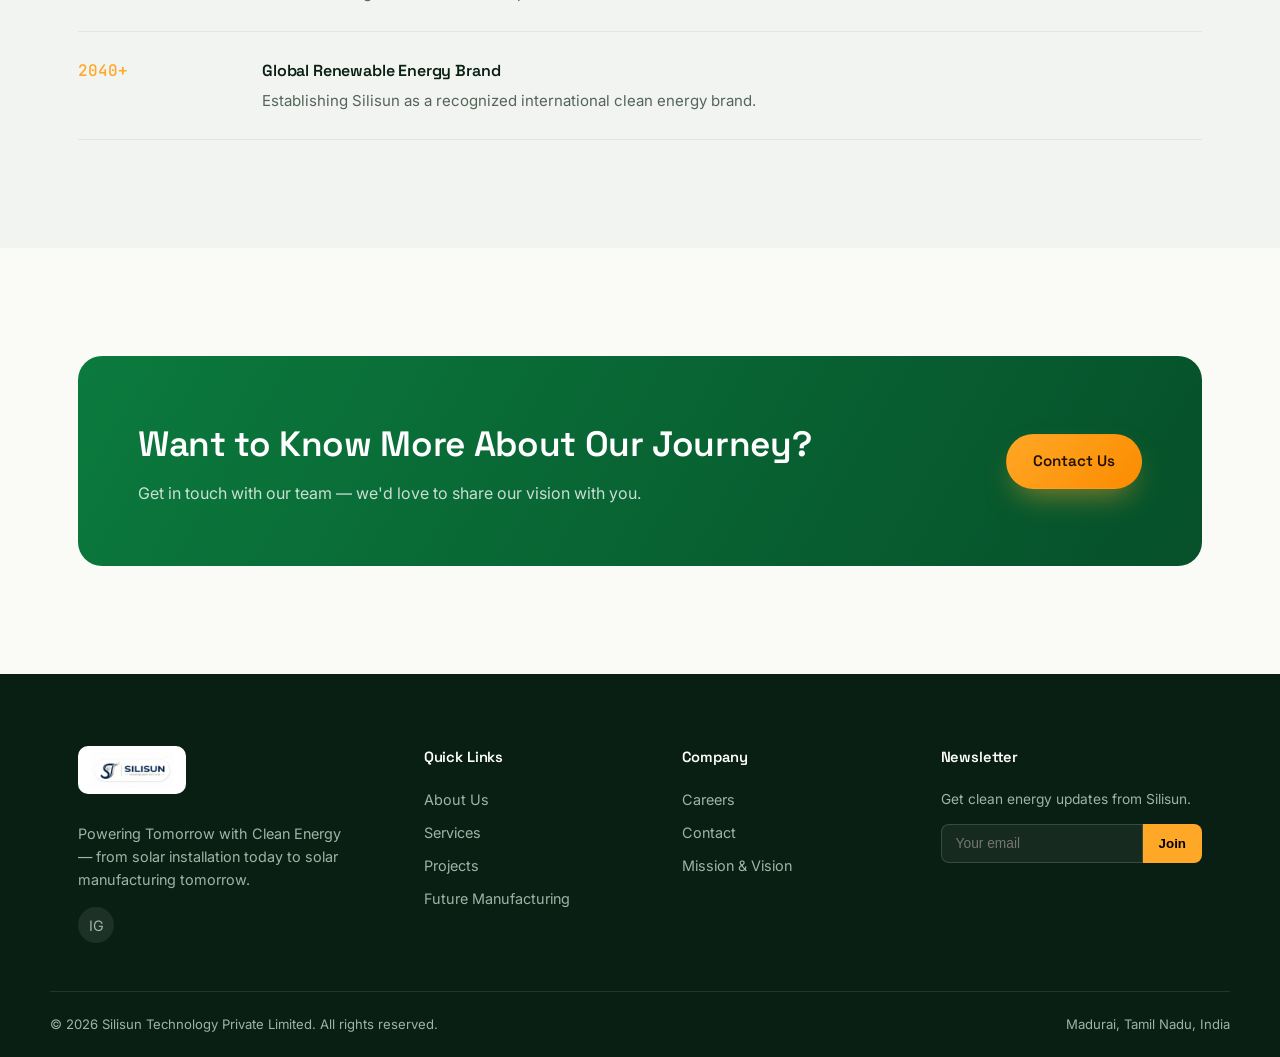
<file: about.html>
<!DOCTYPE html>
<html lang="en">
<head>
<meta charset="UTF-8">
<meta name="viewport" content="width=device-width, initial-scale=1.0">
<title>About Us | Silisun Technology Private Limited</title>
<meta name="description" content="Learn about Silisun Technology's mission, vision, core values and roadmap from solar installation to solar manufacturing.">
<link rel="stylesheet" href="assets/style.css">
</head>
<body>

<header>
  <nav class="nav">
    <a href="index.html" class="logo"><img src="assets/Company_logo.jpg" alt="Silisun Technology" class="logo-img"></a>
    <ul class="navlinks">
      <li><a href="index.html">Home</a></li>
      <li><a href="about.html">About</a></li>
      <li><a href="services.html">Services</a></li>
      <li><a href="projects.html">Projects</a></li>
      <li><a href="solar-packages.html">Solar Packages</a></li>
      <li><a href="future.html">Future Manufacturing</a></li>
      <li><a href="careers.html">Careers</a></li>
      <li><a href="contact.html">Contact</a></li>
    </ul>
    <div class="nav-cta">
      <a href="contact.html" class="btn btn-ghost">Get Quote</a>
      <button class="menu-btn" aria-label="menu">☰</button>
    </div>
  </nav>
</header>

<section class="page-hero">
  <div class="wrap">
    <div class="breadcrumb">HOME / ABOUT</div>
    <h1>Building India's Clean Energy Future, One Roof at a Time</h1>
    <p>Silisun Technology Private Limited is a Madurai-based renewable energy company on a mission to power homes, industries and institutions today — and manufacture the solar technology of tomorrow.</p>
  </div>
</section>

<section class="section">
  <div class="wrap two-col">
    <div class="reveal">
      <span class="eyebrow">Our Story</span>
      <h2>From Installer to Innovator</h2>
      <p style="color:var(--text-soft);margin-top:16px">Silisun Technology was founded in Madurai, Tamil Nadu with a clear purpose: make clean, reliable solar energy accessible to every home, business, farm, and institution across the region. We started by focusing on what matters most to our customers — honest consultation, quality components, and installations that simply work.</p>
      <p style="color:var(--text-soft);margin-top:14px">Today, we deliver rooftop and ground-mounted solar systems across residential, commercial, industrial, agricultural, educational, and government sectors. Tomorrow, our roadmap takes us further — into solar assembly and manufacturing, contributing directly to India's energy independence.</p>
    </div>
    <div class="img-frame reveal"><img src="assets/About_Us.jpg" alt="Silisun Technology team and installation"></div>
  </div>
</section>

<section class="section alt" id="mission">
  <div class="wrap">
    <div class="grid grid-3">
      <div class="card reveal">
        <div class="ic">◎</div>
        <h3>Our Mission</h3>
        <p>To deliver reliable, affordable, and high-performance solar energy solutions that empower homes, businesses, industries, institutions, and farmers — while contributing to a sustainable and energy-independent India.</p>
      </div>
      <div class="card reveal">
        <div class="ic">⟡</div>
        <h3>Our Vision</h3>
        <p>To become one of India's most trusted renewable energy companies, driving the transition to clean energy through innovative solar solutions today and advanced solar manufacturing tomorrow.</p>
      </div>
      <div class="card reveal">
        <div class="ic">↟</div>
        <h3>Our Goal</h3>
        <p>To grow from a trusted regional solar EPC company into a national solar manufacturing hub — producing assembled panels, modules, and solar cells made in India, for India.</p>
      </div>
    </div>
  </div>
</section>

<section class="section">
  <div class="wrap">
    <div class="section-head reveal">
      <span class="eyebrow">What Drives Us</span>
      <h2>Our Core Values</h2>
    </div>
    <div class="grid grid-4">
      <div class="card reveal"><h3>Innovation</h3><p>Constantly improving how we design and deliver solar systems.</p></div>
      <div class="card reveal"><h3>Sustainability</h3><p>Every project contributes to a cleaner planet.</p></div>
      <div class="card reveal"><h3>Integrity</h3><p>Transparent pricing and honest advice, always.</p></div>
      <div class="card reveal"><h3>Customer Success</h3><p>Your savings and satisfaction define our success.</p></div>
      <div class="card reveal"><h3>Quality Excellence</h3><p>Only trusted components and certified workmanship.</p></div>
      <div class="card reveal"><h3>Long-Term Reliability</h3><p>Systems built to perform for 25+ years.</p></div>
      <div class="card reveal"><h3>Energy Independence</h3><p>Helping India reduce reliance on fossil fuels.</p></div>
    </div>
  </div>
</section>

<section class="section alt">
  <div class="wrap">
    <div class="section-head reveal">
      <span class="eyebrow">Growth Journey</span>
      <h2>Our Roadmap: Installation to Manufacturing</h2>
      <p>A clear, phased path toward becoming a vertically integrated solar manufacturing company.</p>
    </div>
    <div class="roadmap reveal">
      <div class="rm-item"><div class="rm-year">2026 – 2028</div><div><h4>Solar Installation Services</h4><p>Establishing Silisun as a trusted residential, commercial & agricultural solar installer in Tamil Nadu.</p></div></div>
      <div class="rm-item"><div class="rm-year">2028 – 2030</div><div><h4>Solar EPC Expansion</h4><p>Scaling into large industrial and government EPC projects across South India.</p></div></div>
      <div class="rm-item"><div class="rm-year">2030 – 2033</div><div><h4>Solar Assembly Facility</h4><p>Setting up our first solar panel assembly plant.</p></div></div>
      <div class="rm-item"><div class="rm-year">2033 – 2036</div><div><h4>Solar Module Manufacturing</h4><p>In-house module production for higher quality control and pricing.</p></div></div>
      <div class="rm-item"><div class="rm-year">2036 – 2040</div><div><h4>Solar Cell Manufacturing</h4><p>Backward integration into solar cell production.</p></div></div>
      <div class="rm-item"><div class="rm-year">2040+</div><div><h4>Global Renewable Energy Brand</h4><p>Establishing Silisun as a recognized international clean energy brand.</p></div></div>
    </div>
  </div>
</section>

<section class="section">
  <div class="wrap">
    <div class="cta-band reveal">
      <div>
        <h2>Want to Know More About Our Journey?</h2>
        <p>Get in touch with our team — we'd love to share our vision with you.</p>
      </div>
      <a href="contact.html" class="btn btn-sun">Contact Us</a>
    </div>
  </div>
</section>

<footer>
  <div class="wrap foot-grid">
    <div>
      <div class="foot-logo"><img src="assets/Company_logo.jpg" alt="Silisun Technology" class="logo-img-foot"></div>
      <p style="font-size:.9rem;max-width:280px">Powering Tomorrow with Clean Energy — from solar installation today to solar manufacturing tomorrow.</p>
      <div class="social"><a href="https://www.instagram.com/silisuntechnology" target="_blank">IG</a></div>
    </div>
    <div><h4>Quick Links</h4><a href="about.html">About Us</a><a href="services.html">Services</a><a href="projects.html">Projects</a><a href="future.html">Future Manufacturing</a></div>
    <div><h4>Company</h4><a href="careers.html">Careers</a><a href="contact.html">Contact</a><a href="about.html#mission">Mission & Vision</a></div>
    <div><h4>Newsletter</h4><p style="font-size:.86rem">Get clean energy updates from Silisun.</p>
      <form class="newsletter" onsubmit="event.preventDefault();this.reset();alert('Subscribed!');"><input type="email" placeholder="Your email" required><button type="submit">Join</button></form>
    </div>
  </div>
  <div class="wrap foot-bottom"><span>© 2026 Silisun Technology Private Limited. All rights reserved.</span><span>Madurai, Tamil Nadu, India</span></div>
</footer>

<a class="wa-float" href="https://wa.me/919790514123" target="_blank" aria-label="WhatsApp">💬</a>
<script src="assets/script.js"></script>
</body>
</html>
</file>
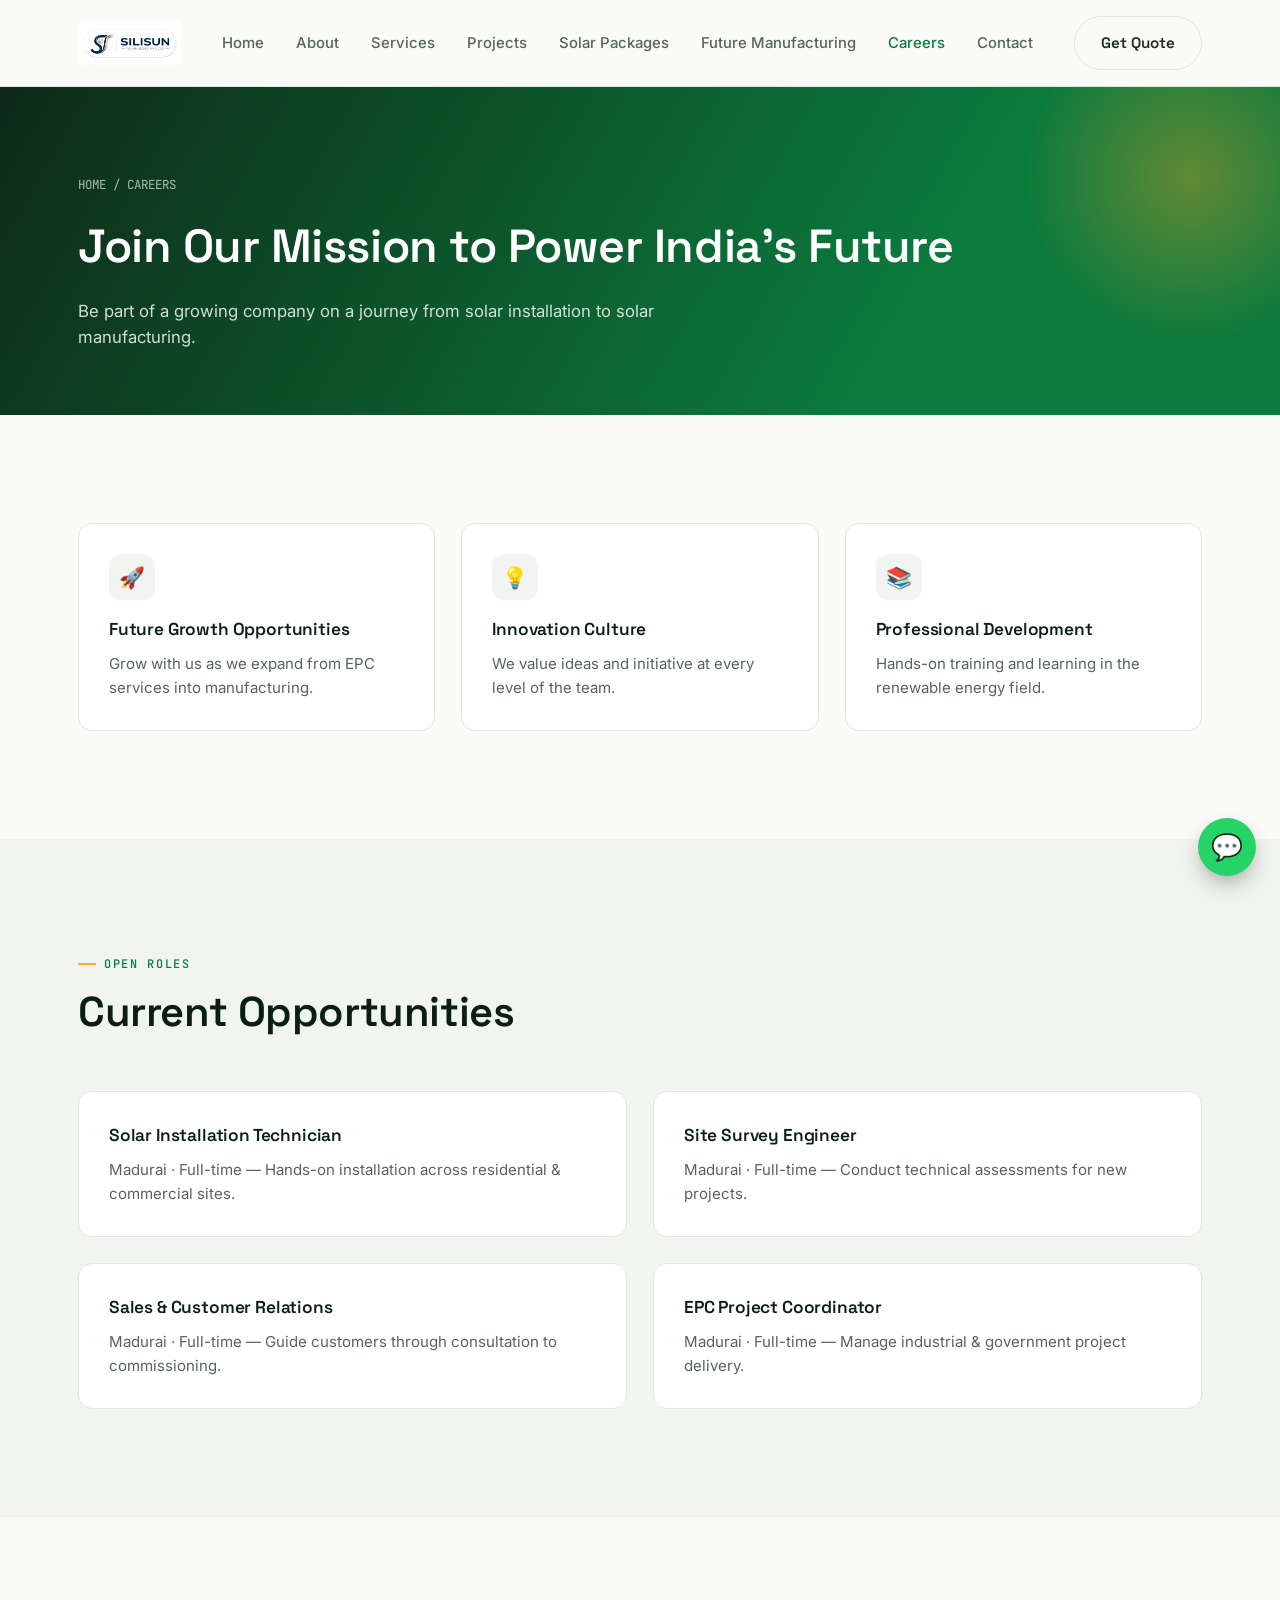
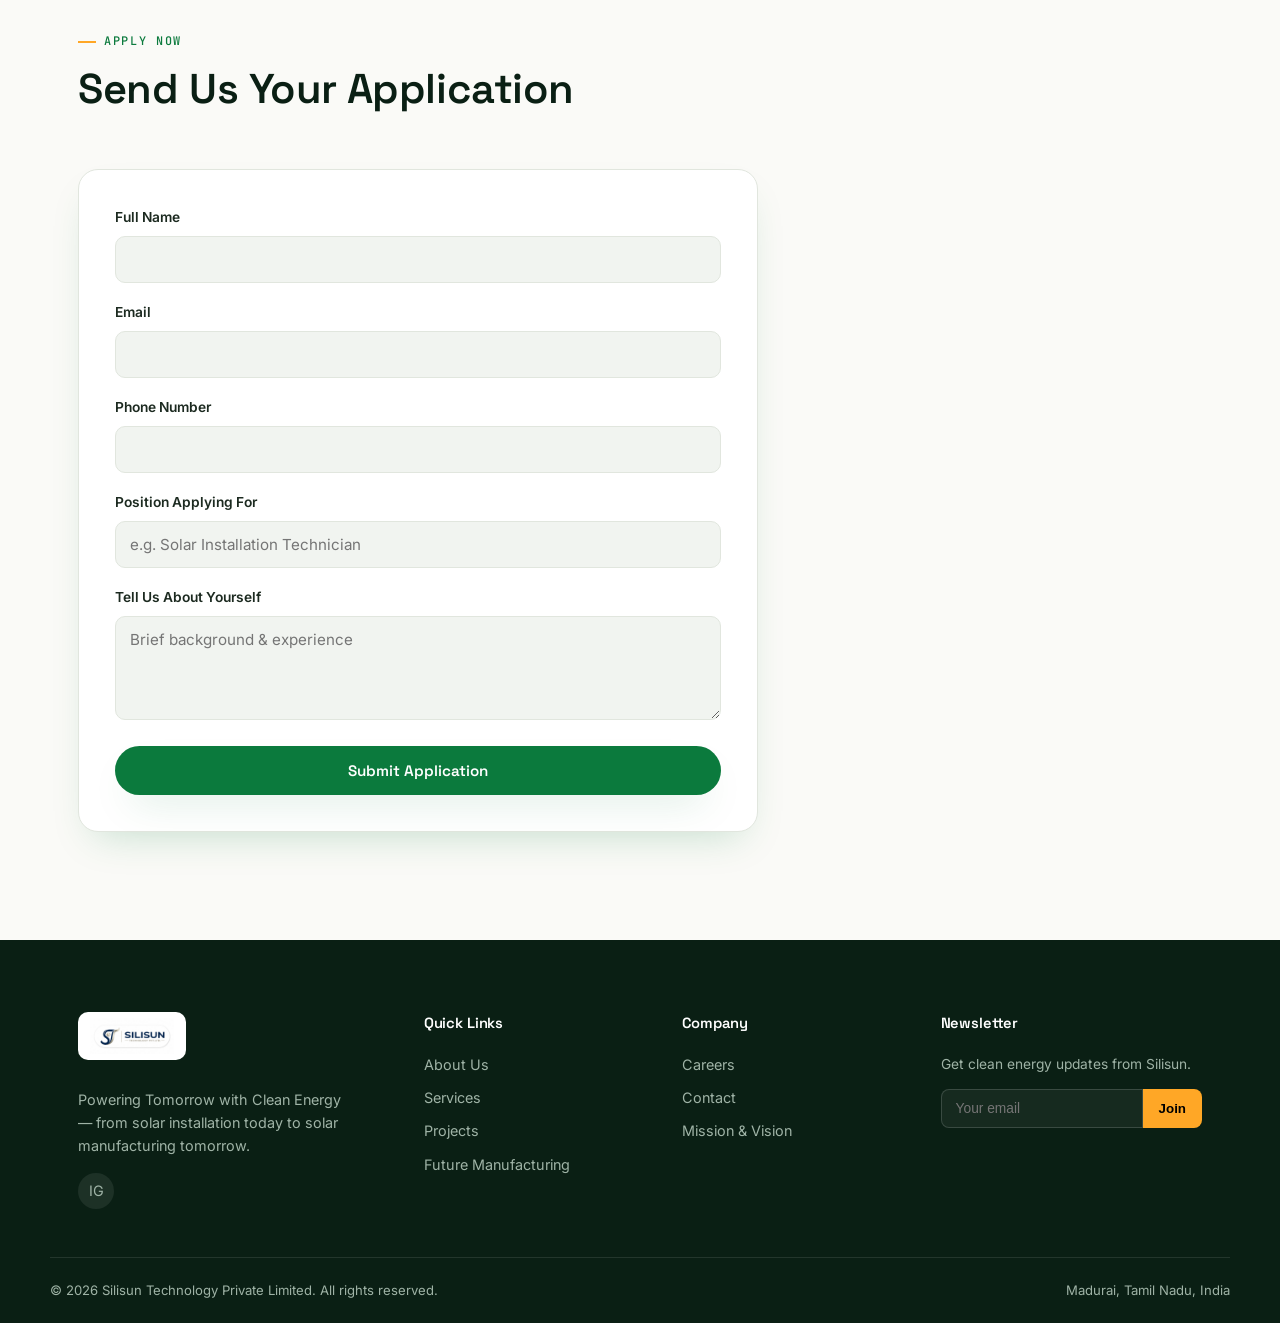
<file: careers.html>
<!DOCTYPE html>
<html lang="en">
<head>
<meta charset="UTF-8">
<meta name="viewport" content="width=device-width, initial-scale=1.0">
<title>Careers | Silisun Technology</title>
<meta name="description" content="Join Silisun Technology's mission to power India's clean energy future. Explore career opportunities in solar installation, engineering, and future manufacturing.">
<link rel="stylesheet" href="assets/style.css">
</head>
<body>

<header>
  <nav class="nav">
    <a href="index.html" class="logo"><img src="assets/Company_logo.jpg" alt="Silisun Technology" class="logo-img"></a>
    <ul class="navlinks">
      <li><a href="index.html">Home</a></li>
      <li><a href="about.html">About</a></li>
      <li><a href="services.html">Services</a></li>
      <li><a href="projects.html">Projects</a></li>
      <li><a href="solar-packages.html">Solar Packages</a></li>
      <li><a href="future.html">Future Manufacturing</a></li>
      <li><a href="careers.html">Careers</a></li>
      <li><a href="contact.html">Contact</a></li>
    </ul>
    <div class="nav-cta"><a href="contact.html" class="btn btn-ghost">Get Quote</a><button class="menu-btn">☰</button></div>
  </nav>
</header>

<section class="page-hero">
  <div class="wrap">
    <div class="breadcrumb">HOME / CAREERS</div>
    <h1>Join Our Mission to Power India's Future</h1>
    <p>Be part of a growing company on a journey from solar installation to solar manufacturing.</p>
  </div>
</section>

<section class="section">
  <div class="wrap">
    <div class="grid grid-3">
      <div class="card reveal"><div class="ic">🚀</div><h3>Future Growth Opportunities</h3><p>Grow with us as we expand from EPC services into manufacturing.</p></div>
      <div class="card reveal"><div class="ic">💡</div><h3>Innovation Culture</h3><p>We value ideas and initiative at every level of the team.</p></div>
      <div class="card reveal"><div class="ic">📚</div><h3>Professional Development</h3><p>Hands-on training and learning in the renewable energy field.</p></div>
    </div>
  </div>
</section>

<section class="section alt">
  <div class="wrap">
    <div class="section-head reveal">
      <span class="eyebrow">Open Roles</span>
      <h2>Current Opportunities</h2>
    </div>
    <div class="grid grid-2">
      <div class="card reveal"><h3>Solar Installation Technician</h3><p>Madurai · Full-time — Hands-on installation across residential & commercial sites.</p></div>
      <div class="card reveal"><h3>Site Survey Engineer</h3><p>Madurai · Full-time — Conduct technical assessments for new projects.</p></div>
      <div class="card reveal"><h3>Sales & Customer Relations</h3><p>Madurai · Full-time — Guide customers through consultation to commissioning.</p></div>
      <div class="card reveal"><h3>EPC Project Coordinator</h3><p>Madurai · Full-time — Manage industrial & government project delivery.</p></div>
    </div>
  </div>
</section>

<section class="section" id="apply">
  <div class="wrap">
    <div class="section-head reveal">
      <span class="eyebrow">Apply Now</span>
      <h2>Send Us Your Application</h2>
    </div>
    <form class="calc reveal" style="max-width:680px" onsubmit="event.preventDefault();document.getElementById('careerMsg').style.display='block';this.reset();">
      <div class="field"><label>Full Name</label><input type="text" required></div>
      <div class="field"><label>Email</label><input type="email" required></div>
      <div class="field"><label>Phone Number</label><input type="tel" required></div>
      <div class="field"><label>Position Applying For</label><input type="text" placeholder="e.g. Solar Installation Technician" required></div>
      <div class="field"><label>Tell Us About Yourself</label><textarea rows="4" placeholder="Brief background & experience"></textarea></div>
      <button type="submit" class="btn btn-primary" style="width:100%;justify-content:center">Submit Application</button>
      <p id="careerMsg" style="display:none;color:var(--green);font-weight:600;margin-top:14px">Thank you! Your application has been received. Our team will contact you soon.</p>
    </form>
  </div>
</section>

<footer>
  <div class="wrap foot-grid">
    <div><div class="foot-logo"><img src="assets/Company_logo.jpg" alt="Silisun Technology" class="logo-img-foot"></div><p style="font-size:.9rem;max-width:280px">Powering Tomorrow with Clean Energy — from solar installation today to solar manufacturing tomorrow.</p><div class="social"><a href="https://www.instagram.com/silisuntechnology" target="_blank">IG</a></div></div>
    <div><h4>Quick Links</h4><a href="about.html">About Us</a><a href="services.html">Services</a><a href="projects.html">Projects</a><a href="future.html">Future Manufacturing</a></div>
    <div><h4>Company</h4><a href="careers.html">Careers</a><a href="contact.html">Contact</a><a href="about.html#mission">Mission & Vision</a></div>
    <div><h4>Newsletter</h4><p style="font-size:.86rem">Get clean energy updates from Silisun.</p><form class="newsletter" onsubmit="event.preventDefault();this.reset();alert('Subscribed!');"><input type="email" placeholder="Your email" required><button type="submit">Join</button></form></div>
  </div>
  <div class="wrap foot-bottom"><span>© 2026 Silisun Technology Private Limited. All rights reserved.</span><span>Madurai, Tamil Nadu, India</span></div>
</footer>
<a class="wa-float" href="https://wa.me/919790514123" target="_blank">💬</a>
<script src="assets/script.js"></script>
</body>
</html>
</file>
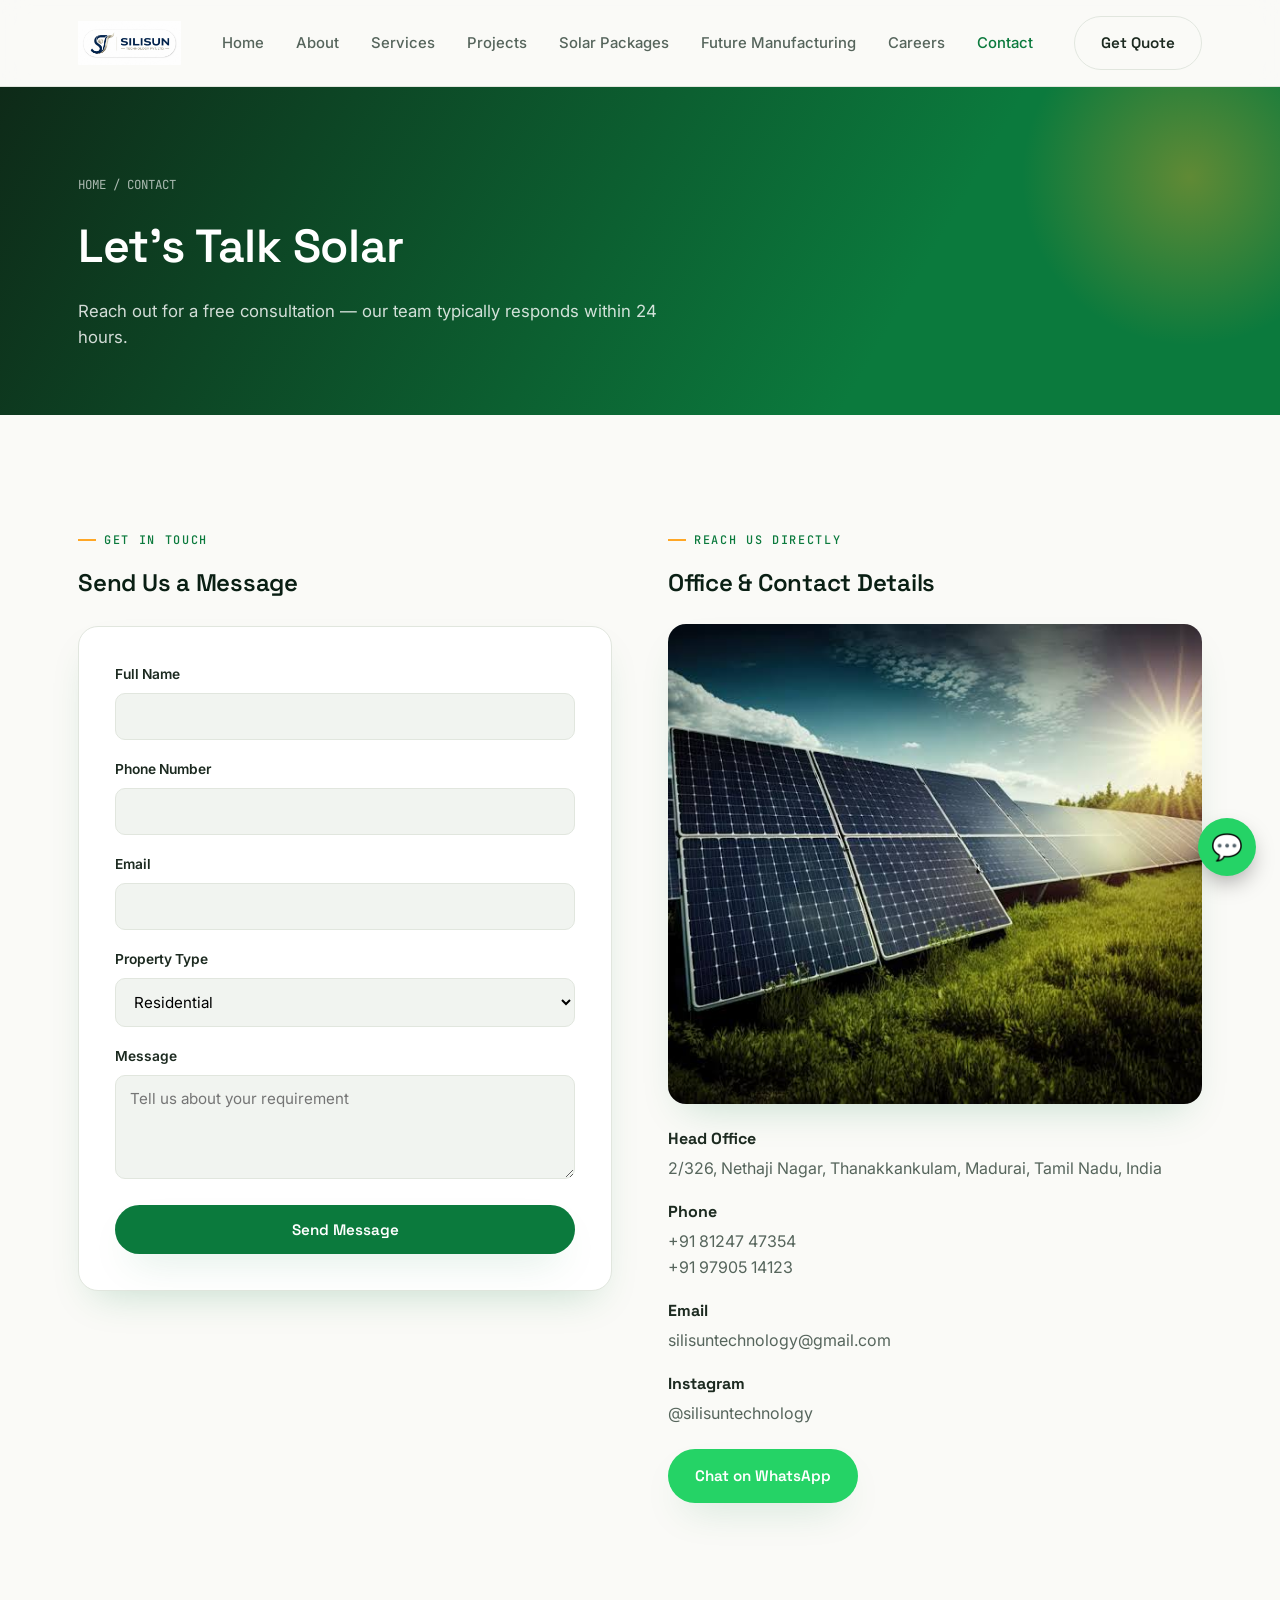
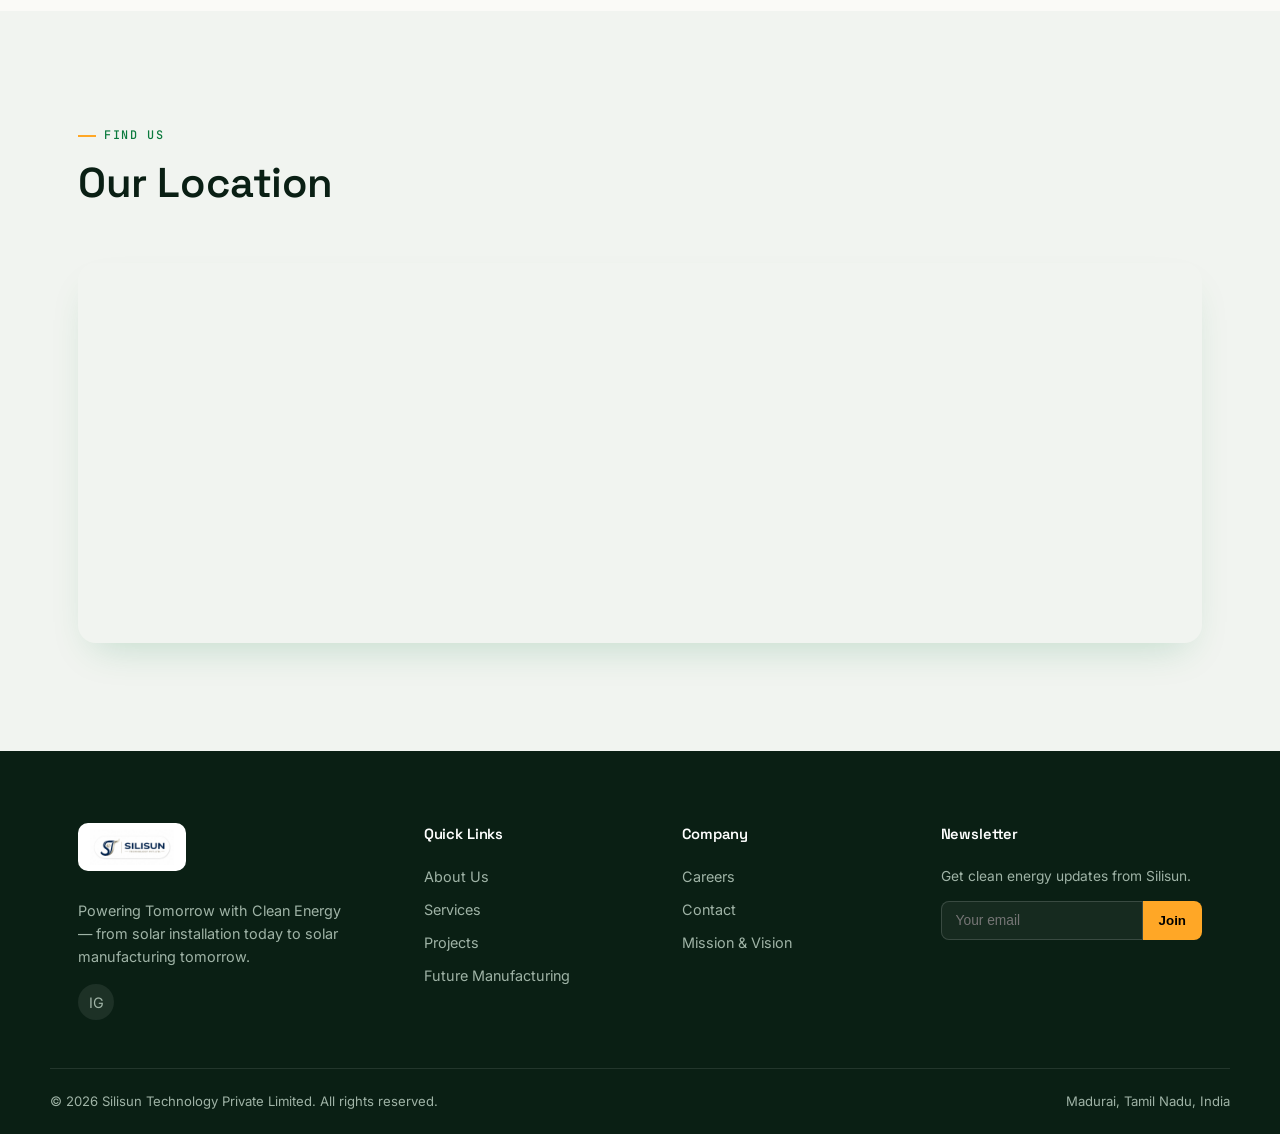
<file: contact.html>
<!DOCTYPE html>
<html lang="en">
<head>
<meta charset="UTF-8">
<meta name="viewport" content="width=device-width, initial-scale=1.0">
<title>Contact Us | Silisun Technology</title>
<meta name="description" content="Contact Silisun Technology Private Limited for a free solar consultation. Located in Madurai, Tamil Nadu, India.">
<link rel="stylesheet" href="assets/style.css">
</head>
<body>

<header>
  <nav class="nav">
    <a href="index.html" class="logo"><img src="assets/Company_logo.jpg" alt="Silisun Technology" class="logo-img"></a>
    <ul class="navlinks">
      <li><a href="index.html">Home</a></li>
      <li><a href="about.html">About</a></li>
      <li><a href="services.html">Services</a></li>
      <li><a href="projects.html">Projects</a></li>
      <li><a href="solar-packages.html">Solar Packages</a></li>
      <li><a href="future.html">Future Manufacturing</a></li>
      <li><a href="careers.html">Careers</a></li>
      <li><a href="contact.html">Contact</a></li>
    </ul>
    <div class="nav-cta"><a href="contact.html" class="btn btn-ghost">Get Quote</a><button class="menu-btn">☰</button></div>
  </nav>
</header>

<section class="page-hero">
  <div class="wrap">
    <div class="breadcrumb">HOME / CONTACT</div>
    <h1>Let's Talk Solar</h1>
    <p>Reach out for a free consultation — our team typically responds within 24 hours.</p>
  </div>
</section>

<section class="section">
  <div class="wrap two-col" style="align-items:flex-start">
    <div class="reveal">
      <span class="eyebrow">Get In Touch</span>
      <h2>Send Us a Message</h2>
      <form id="contactForm" class="calc" style="margin-top:24px">
        <div class="field"><label>Full Name</label><input type="text" required></div>
        <div class="field"><label>Phone Number</label><input type="tel" required></div>
        <div class="field"><label>Email</label><input type="email" required></div>
        <div class="field"><label>Property Type</label>
          <select><option>Residential</option><option>Commercial</option><option>Industrial</option><option>Agricultural</option><option>Institutional</option></select>
        </div>
        <div class="field"><label>Message</label><textarea rows="4" placeholder="Tell us about your requirement"></textarea></div>
        <button type="submit" class="btn btn-primary" style="width:100%;justify-content:center">Send Message</button>
        <p id="formMsg" style="display:none;color:var(--green);font-weight:600;margin-top:14px">Thank you! We've received your message and will contact you shortly.</p>
      </form>
    </div>

    <div class="reveal">
      <span class="eyebrow">Reach Us Directly</span>
      <h2>Office & Contact Details</h2>
      <div class="img-frame" style="margin:22px 0"><img src="assets/Contact_Us.jpg" alt="Contact Silisun Technology"></div>
      <div style="display:grid;gap:18px">
        <div><b style="font-family:'Space Grotesk',sans-serif;display:block;margin-bottom:4px">Head Office</b><p style="color:var(--text-soft)">2/326, Nethaji Nagar, Thanakkankulam, Madurai, Tamil Nadu, India</p></div>
        <div><b style="font-family:'Space Grotesk',sans-serif;display:block;margin-bottom:4px">Phone</b><p style="color:var(--text-soft)"><a href="tel:+918124747354">+91 81247 47354</a><br><a href="tel:+919790514123">+91 97905 14123</a></p></div>
        <div><b style="font-family:'Space Grotesk',sans-serif;display:block;margin-bottom:4px">Email</b><p style="color:var(--text-soft)"><a href="mailto:silisuntechnology@gmail.com">silisuntechnology@gmail.com</a></p></div>
        <div><b style="font-family:'Space Grotesk',sans-serif;display:block;margin-bottom:4px">Instagram</b><p style="color:var(--text-soft)"><a href="https://www.instagram.com/silisuntechnology" target="_blank">@silisuntechnology</a></p></div>
      </div>
      <a href="https://wa.me/919790514123" target="_blank" class="btn btn-primary" style="margin-top:22px;background:#25D366">Chat on WhatsApp</a>
    </div>
  </div>
</section>

<section class="section alt">
  <div class="wrap">
    <div class="section-head reveal">
      <span class="eyebrow">Find Us</span>
      <h2>Our Location</h2>
    </div>
    <div class="img-frame reveal" style="height:380px">
      <iframe title="Silisun Technology location map" src="https://www.google.com/maps?q=Thanakkankulam,Madurai,Tamil%20Nadu&output=embed" style="width:100%;height:100%;border:0" loading="lazy"></iframe>
    </div>
  </div>
</section>

<footer>
  <div class="wrap foot-grid">
    <div><div class="foot-logo"><img src="assets/Company_logo.jpg" alt="Silisun Technology" class="logo-img-foot"></div><p style="font-size:.9rem;max-width:280px">Powering Tomorrow with Clean Energy — from solar installation today to solar manufacturing tomorrow.</p><div class="social"><a href="https://www.instagram.com/silisuntechnology" target="_blank">IG</a></div></div>
    <div><h4>Quick Links</h4><a href="about.html">About Us</a><a href="services.html">Services</a><a href="projects.html">Projects</a><a href="future.html">Future Manufacturing</a></div>
    <div><h4>Company</h4><a href="careers.html">Careers</a><a href="contact.html">Contact</a><a href="about.html#mission">Mission & Vision</a></div>
    <div><h4>Newsletter</h4><p style="font-size:.86rem">Get clean energy updates from Silisun.</p><form class="newsletter" onsubmit="event.preventDefault();this.reset();alert('Subscribed!');"><input type="email" placeholder="Your email" required><button type="submit">Join</button></form></div>
  </div>
  <div class="wrap foot-bottom"><span>© 2026 Silisun Technology Private Limited. All rights reserved.</span><span>Madurai, Tamil Nadu, India</span></div>
</footer>
<a class="wa-float" href="https://wa.me/919790514123" target="_blank">💬</a>
<script src="assets/script.js"></script>
</body>
</html>
</file>
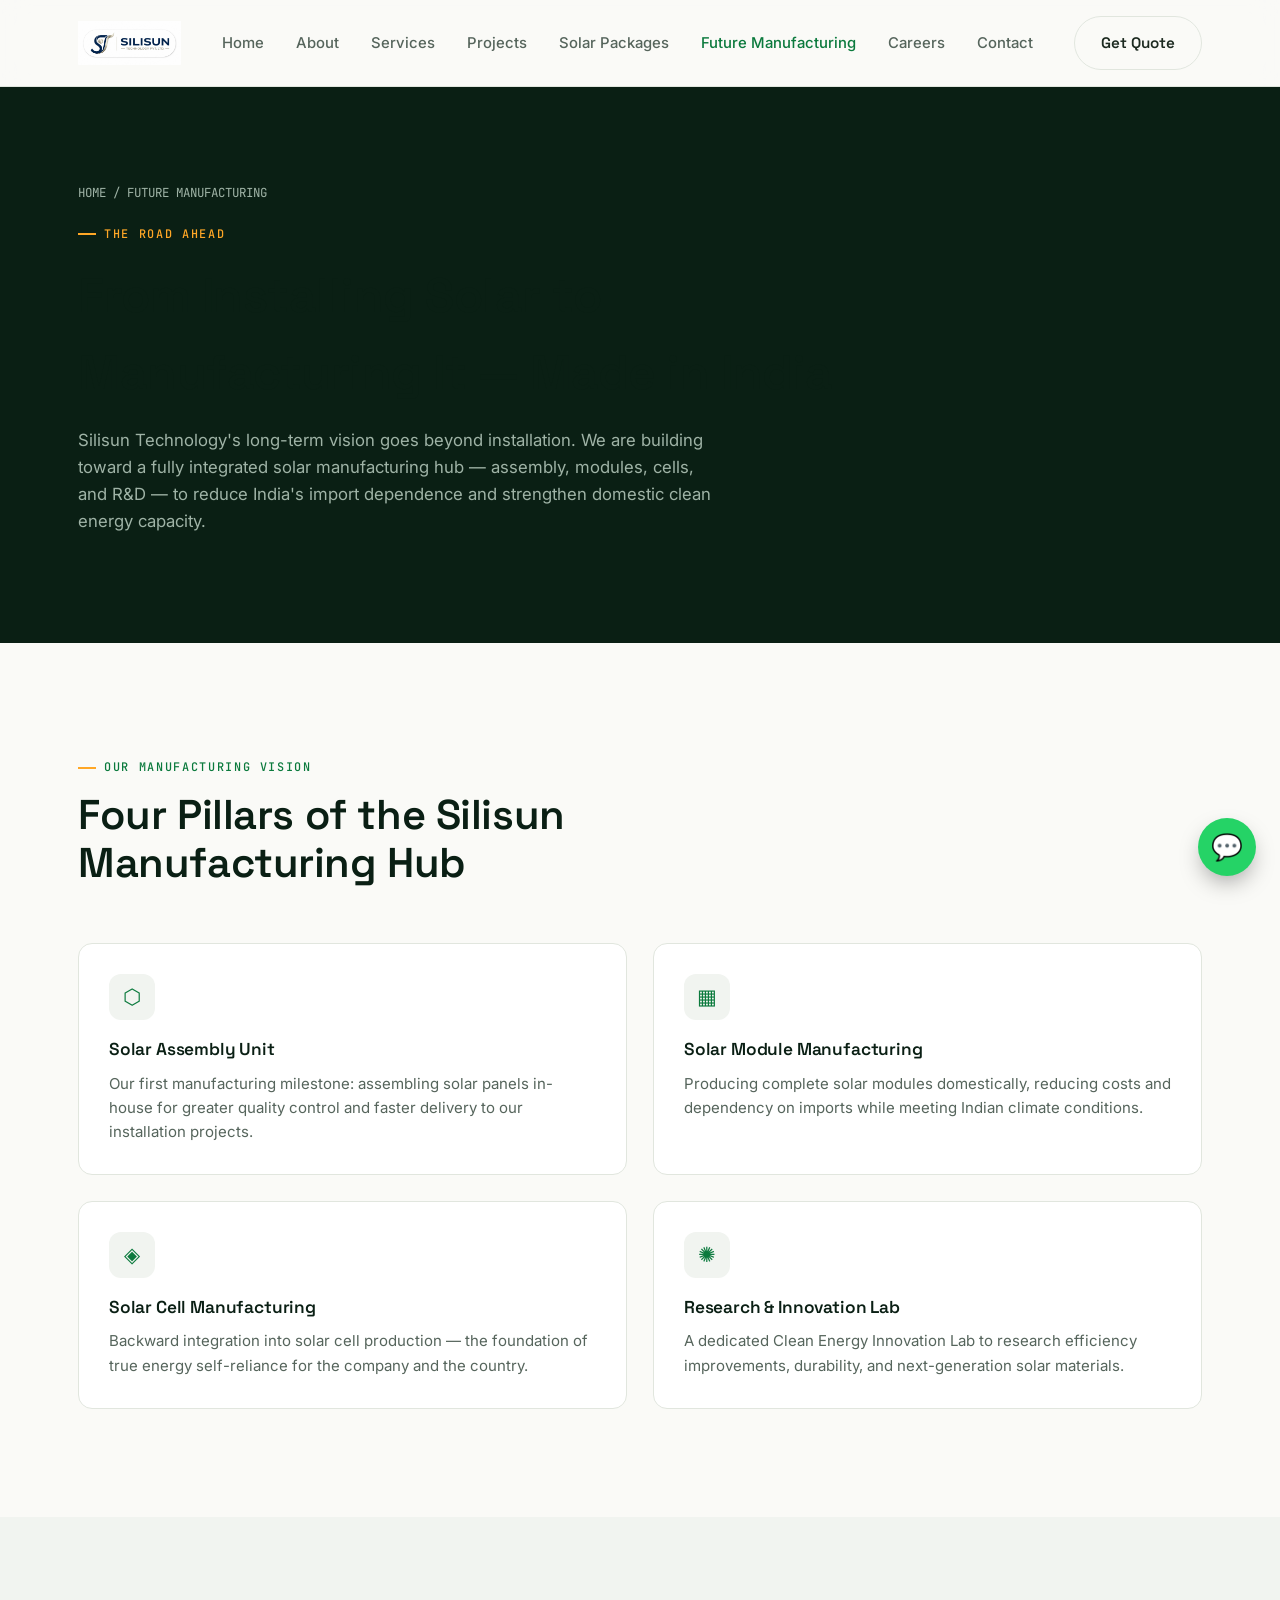
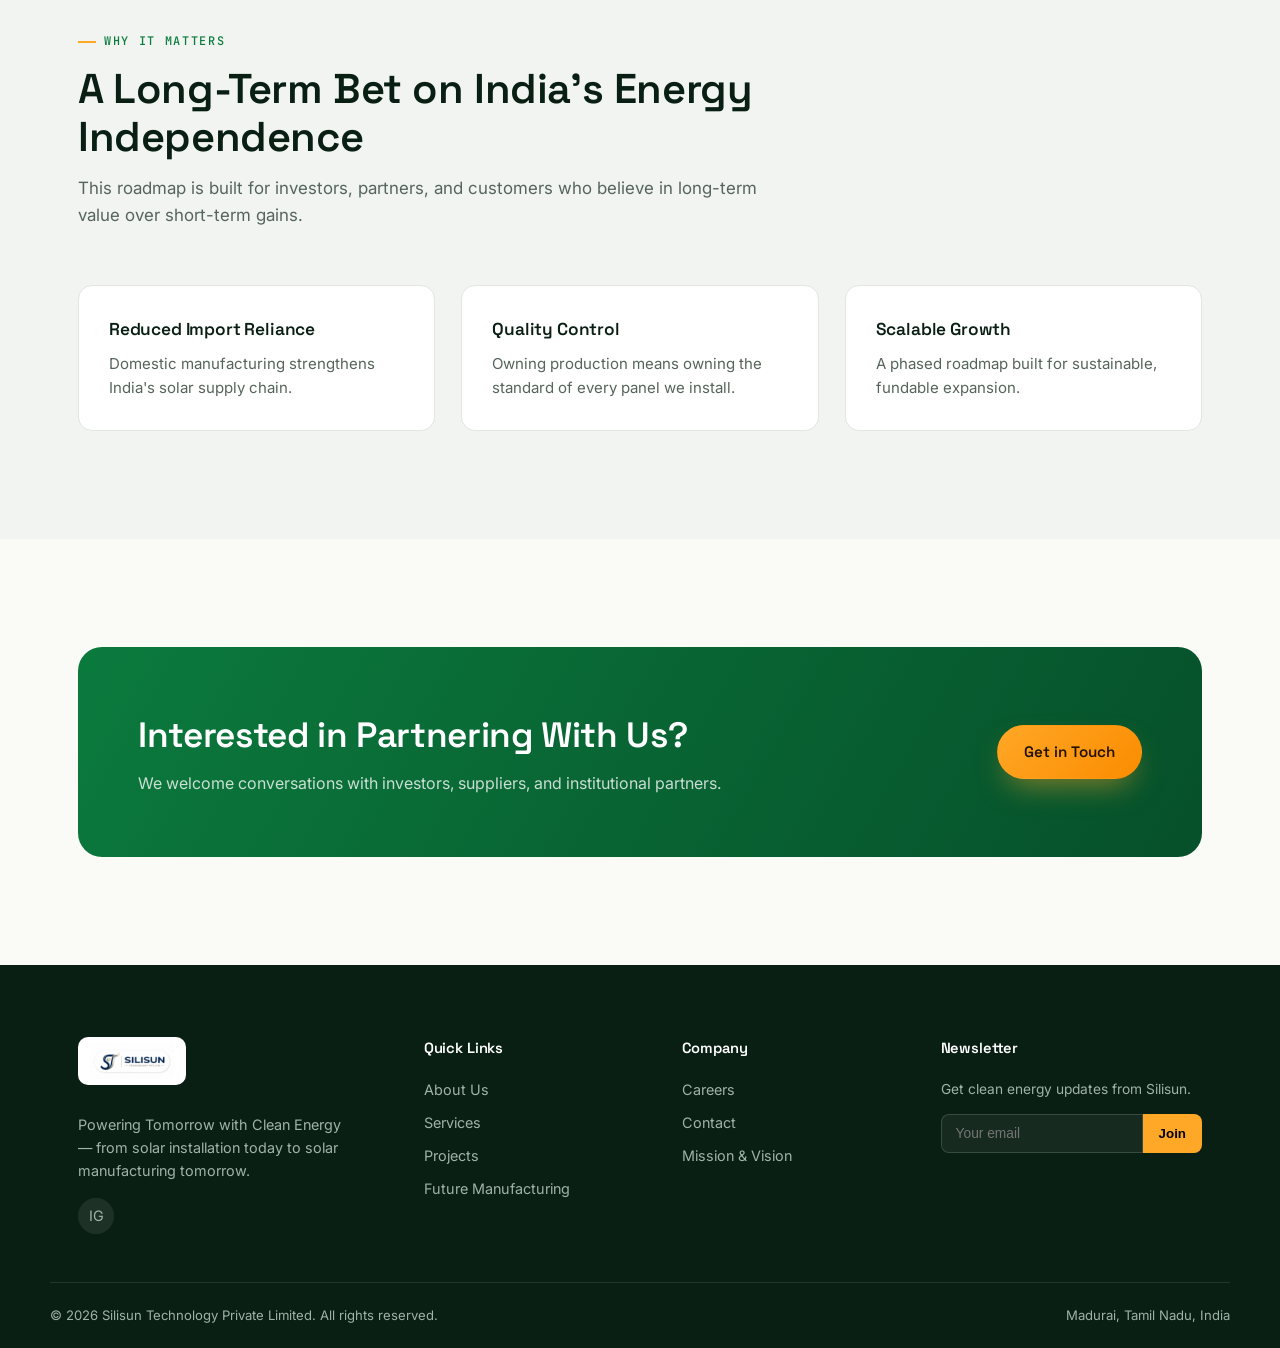
<file: future.html>
<!DOCTYPE html>
<html lang="en">
<head>
<meta charset="UTF-8">
<meta name="viewport" content="width=device-width, initial-scale=1.0">
<title>Future Manufacturing | Silisun Technology</title>
<meta name="description" content="Silisun Technology's vision for solar assembly, module manufacturing, solar cell production and R&D innovation in India.">
<link rel="stylesheet" href="assets/style.css">
</head>
<body>

<header>
  <nav class="nav">
    <a href="index.html" class="logo"><img src="assets/Company_logo.jpg" alt="Silisun Technology" class="logo-img"></a>
    <ul class="navlinks">
      <li><a href="index.html">Home</a></li>
      <li><a href="about.html">About</a></li>
      <li><a href="services.html">Services</a></li>
      <li><a href="projects.html">Projects</a></li>
      <li><a href="solar-packages.html">Solar Packages</a></li>
      <li><a href="future.html">Future Manufacturing</a></li>
      <li><a href="careers.html">Careers</a></li>
      <li><a href="contact.html">Contact</a></li>
    </ul>
    <div class="nav-cta"><a href="contact.html" class="btn btn-ghost">Get Quote</a><button class="menu-btn">☰</button></div>
  </nav>
</header>

<section class="section dark" style="padding-top:96px">
  <div class="wrap">
    <div class="breadcrumb" style="color:#9FB3A6">HOME / FUTURE MANUFACTURING</div>
    <span class="eyebrow" style="color:#FFA726">The Road Ahead</span>
    <h1 style="font-size:clamp(2rem,4vw,3rem);max-width:760px">From Installing Solar to Manufacturing It — Made in India</h1>
    <p style="max-width:640px;margin-top:16px;font-size:1.05rem">Silisun Technology's long-term vision goes beyond installation. We are building toward a fully integrated solar manufacturing hub — assembly, modules, cells, and R&D — to reduce India's import dependence and strengthen domestic clean energy capacity.</p>
  </div>
</section>

<section class="section">
  <div class="wrap">
    <div class="section-head reveal">
      <span class="eyebrow">Our Manufacturing Vision</span>
      <h2>Four Pillars of the Silisun Manufacturing Hub</h2>
    </div>
    <div class="grid grid-2">
      <div class="card reveal">
        <div class="ic">⬡</div>
        <h3>Solar Assembly Unit</h3>
        <p>Our first manufacturing milestone: assembling solar panels in-house for greater quality control and faster delivery to our installation projects.</p>
      </div>
      <div class="card reveal">
        <div class="ic">▦</div>
        <h3>Solar Module Manufacturing</h3>
        <p>Producing complete solar modules domestically, reducing costs and dependency on imports while meeting Indian climate conditions.</p>
      </div>
      <div class="card reveal">
        <div class="ic">◈</div>
        <h3>Solar Cell Manufacturing</h3>
        <p>Backward integration into solar cell production — the foundation of true energy self-reliance for the company and the country.</p>
      </div>
      <div class="card reveal">
        <div class="ic">✺</div>
        <h3>Research & Innovation Lab</h3>
        <p>A dedicated Clean Energy Innovation Lab to research efficiency improvements, durability, and next-generation solar materials.</p>
      </div>
    </div>
  </div>
</section>

<section class="section alt">
  <div class="wrap">
    <div class="section-head reveal">
      <span class="eyebrow">Why It Matters</span>
      <h2>A Long-Term Bet on India's Energy Independence</h2>
      <p>This roadmap is built for investors, partners, and customers who believe in long-term value over short-term gains.</p>
    </div>
    <div class="grid grid-3">
      <div class="card reveal"><h3>Reduced Import Reliance</h3><p>Domestic manufacturing strengthens India's solar supply chain.</p></div>
      <div class="card reveal"><h3>Quality Control</h3><p>Owning production means owning the standard of every panel we install.</p></div>
      <div class="card reveal"><h3>Scalable Growth</h3><p>A phased roadmap built for sustainable, fundable expansion.</p></div>
    </div>
  </div>
</section>

<section class="section">
  <div class="wrap">
    <div class="cta-band reveal">
      <div><h2>Interested in Partnering With Us?</h2><p>We welcome conversations with investors, suppliers, and institutional partners.</p></div>
      <a href="contact.html" class="btn btn-sun">Get in Touch</a>
    </div>
  </div>
</section>

<footer>
  <div class="wrap foot-grid">
    <div><div class="foot-logo"><img src="assets/Company_logo.jpg" alt="Silisun Technology" class="logo-img-foot"></div><p style="font-size:.9rem;max-width:280px">Powering Tomorrow with Clean Energy — from solar installation today to solar manufacturing tomorrow.</p><div class="social"><a href="https://www.instagram.com/silisuntechnology" target="_blank">IG</a></div></div>
    <div><h4>Quick Links</h4><a href="about.html">About Us</a><a href="services.html">Services</a><a href="projects.html">Projects</a><a href="future.html">Future Manufacturing</a></div>
    <div><h4>Company</h4><a href="careers.html">Careers</a><a href="contact.html">Contact</a><a href="about.html#mission">Mission & Vision</a></div>
    <div><h4>Newsletter</h4><p style="font-size:.86rem">Get clean energy updates from Silisun.</p><form class="newsletter" onsubmit="event.preventDefault();this.reset();alert('Subscribed!');"><input type="email" placeholder="Your email" required><button type="submit">Join</button></form></div>
  </div>
  <div class="wrap foot-bottom"><span>© 2026 Silisun Technology Private Limited. All rights reserved.</span><span>Madurai, Tamil Nadu, India</span></div>
</footer>
<a class="wa-float" href="https://wa.me/919790514123" target="_blank">💬</a>
<script src="assets/script.js"></script>
</body>
</html>
</file>
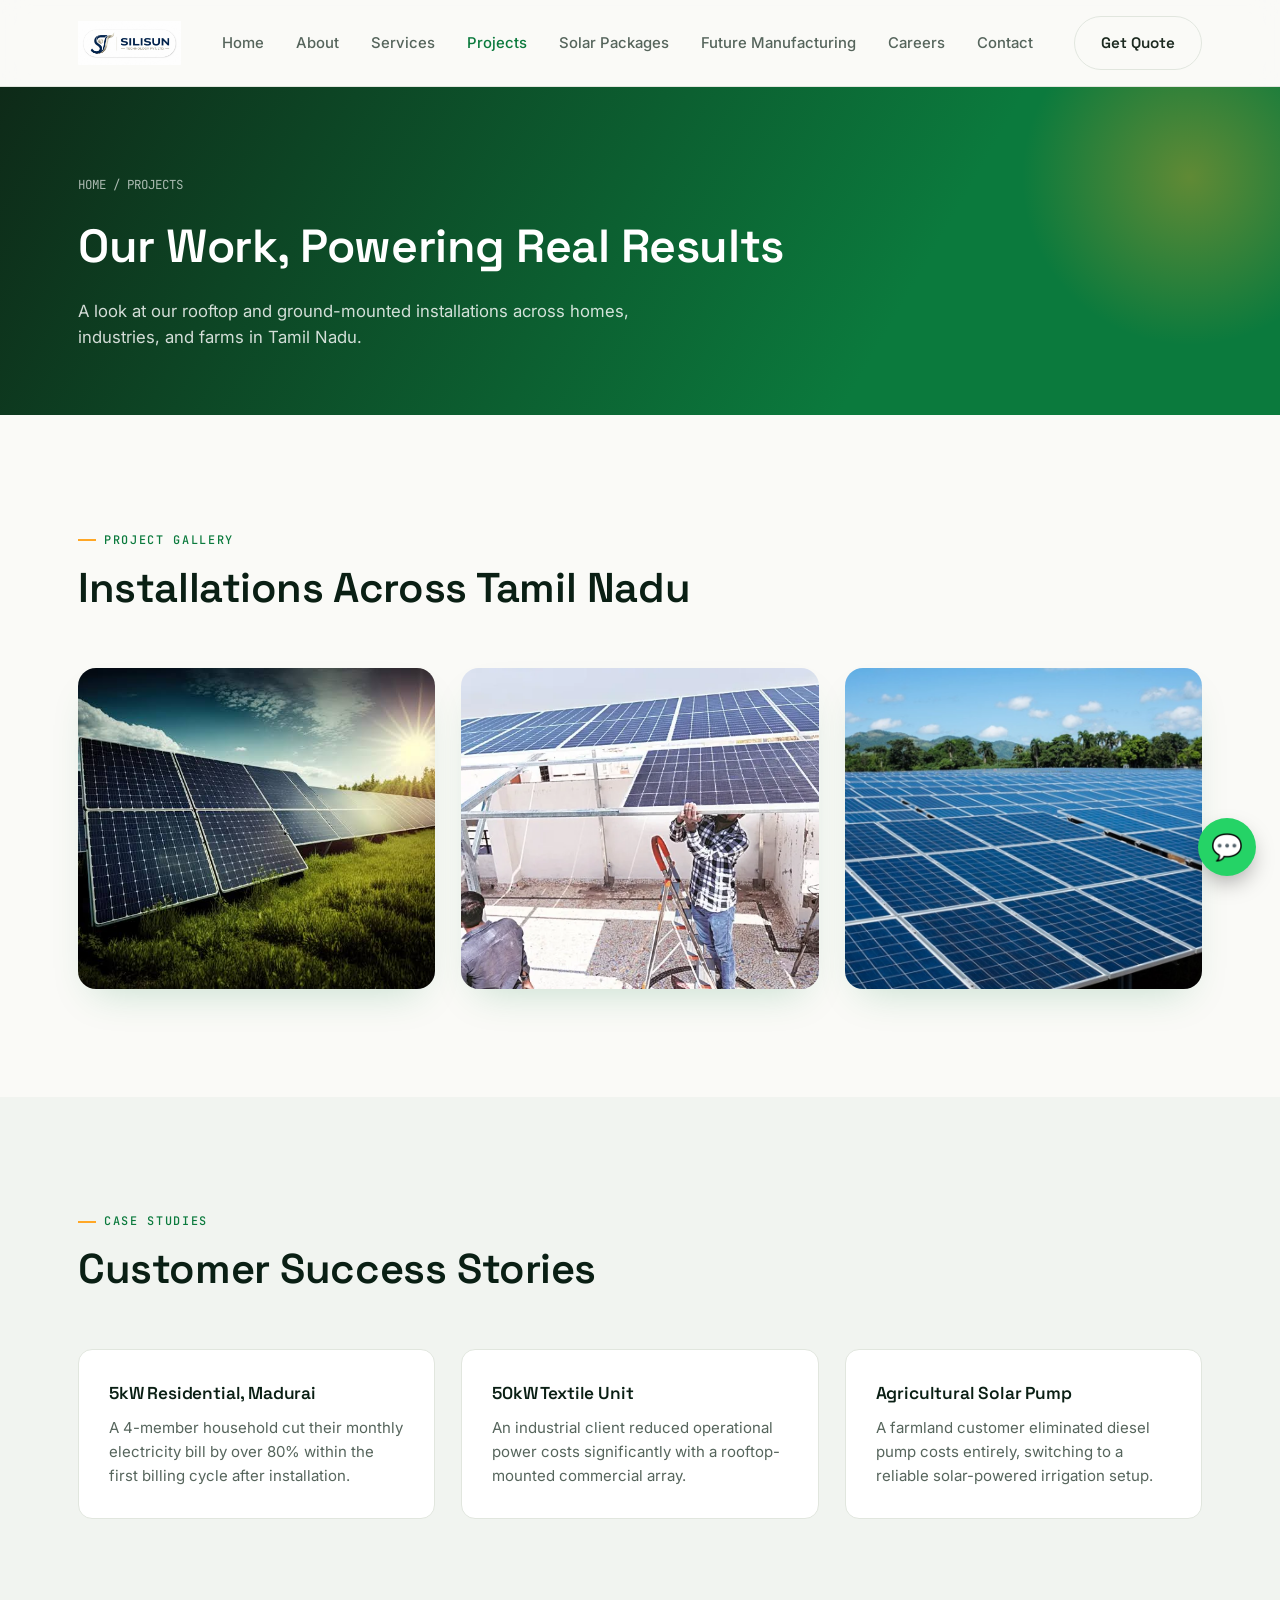
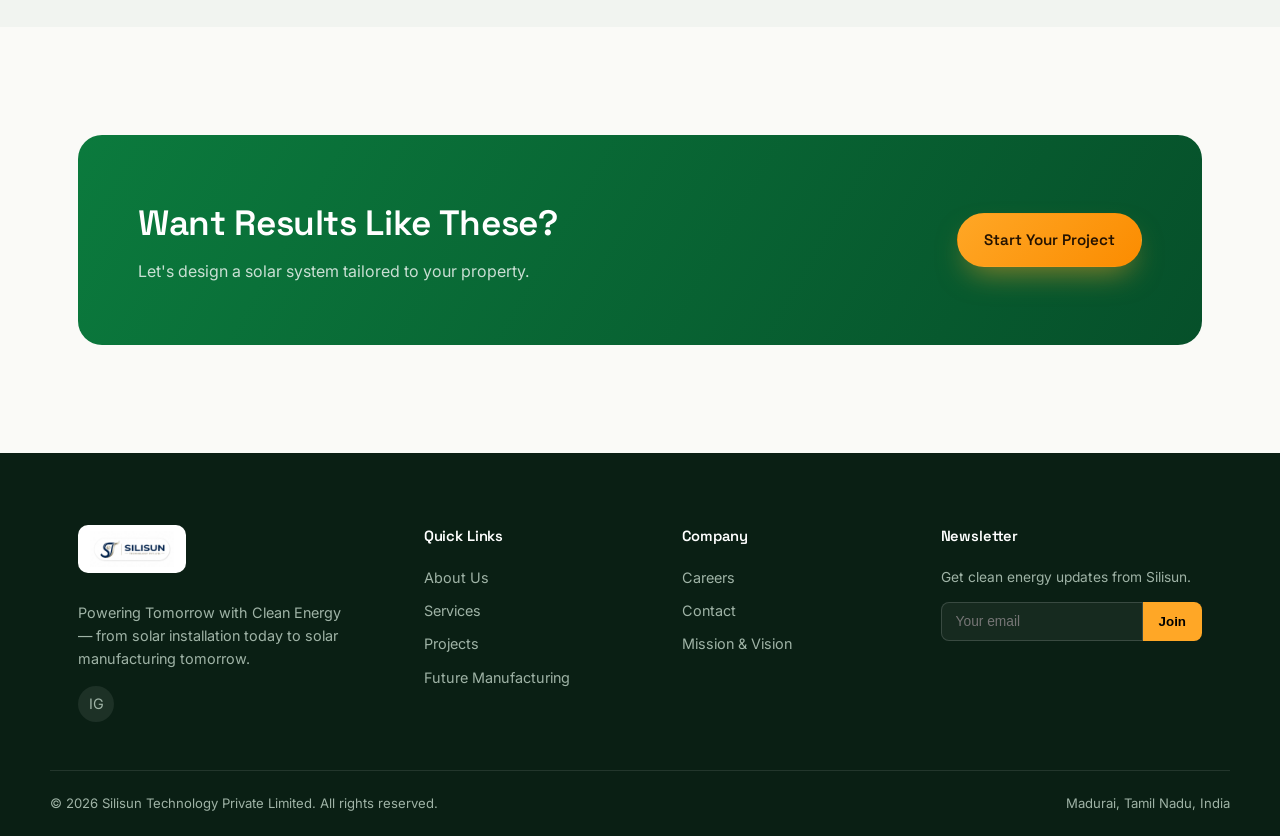
<file: projects.html>
<!DOCTYPE html>
<html lang="en">
<head>
<meta charset="UTF-8">
<meta name="viewport" content="width=device-width, initial-scale=1.0">
<title>Projects & Case Studies | Silisun Technology</title>
<meta name="description" content="Browse Silisun Technology's solar installation projects, case studies and customer success stories.">
<link rel="stylesheet" href="assets/style.css">
</head>
<body>

<header>
  <nav class="nav">
    <a href="index.html" class="logo"><img src="assets/Company_logo.jpg" alt="Silisun Technology" class="logo-img"></a>
    <ul class="navlinks">
      <li><a href="index.html">Home</a></li>
      <li><a href="about.html">About</a></li>
      <li><a href="services.html">Services</a></li>
      <li><a href="projects.html">Projects</a></li>
      <li><a href="solar-packages.html">Solar Packages</a></li>
      <li><a href="future.html">Future Manufacturing</a></li>
      <li><a href="careers.html">Careers</a></li>
      <li><a href="contact.html">Contact</a></li>
    </ul>
    <div class="nav-cta"><a href="contact.html" class="btn btn-ghost">Get Quote</a><button class="menu-btn">☰</button></div>
  </nav>
</header>

<section class="page-hero">
  <div class="wrap">
    <div class="breadcrumb">HOME / PROJECTS</div>
    <h1>Our Work, Powering Real Results</h1>
    <p>A look at our rooftop and ground-mounted installations across homes, industries, and farms in Tamil Nadu.</p>
  </div>
</section>

<section class="section">
  <div class="wrap">
    <div class="section-head reveal">
      <span class="eyebrow">Project Gallery</span>
      <h2>Installations Across Tamil Nadu</h2>
    </div>
    <div class="grid grid-3">
      <div class="img-frame reveal"><img src="assets/Contact_Us.jpg" alt="Solar installation in progress"></div>
      <div class="img-frame reveal"><img src="assets/1771402114iNDIA_eNERGY.webp" alt="Completed solar rooftop project"></div>
      <div class="img-frame reveal"><img src="assets/welcome.jpg" alt="Solar panel close up"></div>
    </div>
  </div>
</section>

<section class="section alt">
  <div class="wrap">
    <div class="section-head reveal">
      <span class="eyebrow">Case Studies</span>
      <h2>Customer Success Stories</h2>
    </div>
    <div class="grid grid-3">
      <div class="card reveal">
        <h3>5kW Residential, Madurai</h3>
        <p>A 4-member household cut their monthly electricity bill by over 80% within the first billing cycle after installation.</p>
      </div>
      <div class="card reveal">
        <h3>50kW Textile Unit</h3>
        <p>An industrial client reduced operational power costs significantly with a rooftop-mounted commercial array.</p>
      </div>
      <div class="card reveal">
        <h3>Agricultural Solar Pump</h3>
        <p>A farmland customer eliminated diesel pump costs entirely, switching to a reliable solar-powered irrigation setup.</p>
      </div>
    </div>
  </div>
</section>

<section class="section">
  <div class="wrap">
    <div class="cta-band reveal">
      <div><h2>Want Results Like These?</h2><p>Let's design a solar system tailored to your property.</p></div>
      <a href="contact.html" class="btn btn-sun">Start Your Project</a>
    </div>
  </div>
</section>

<footer>
  <div class="wrap foot-grid">
    <div><div class="foot-logo"><img src="assets/Company_logo.jpg" alt="Silisun Technology" class="logo-img-foot"></div><p style="font-size:.9rem;max-width:280px">Powering Tomorrow with Clean Energy — from solar installation today to solar manufacturing tomorrow.</p><div class="social"><a href="https://www.instagram.com/silisuntechnology" target="_blank">IG</a></div></div>
    <div><h4>Quick Links</h4><a href="about.html">About Us</a><a href="services.html">Services</a><a href="projects.html">Projects</a><a href="future.html">Future Manufacturing</a></div>
    <div><h4>Company</h4><a href="careers.html">Careers</a><a href="contact.html">Contact</a><a href="about.html#mission">Mission & Vision</a></div>
    <div><h4>Newsletter</h4><p style="font-size:.86rem">Get clean energy updates from Silisun.</p><form class="newsletter" onsubmit="event.preventDefault();this.reset();alert('Subscribed!');"><input type="email" placeholder="Your email" required><button type="submit">Join</button></form></div>
  </div>
  <div class="wrap foot-bottom"><span>© 2026 Silisun Technology Private Limited. All rights reserved.</span><span>Madurai, Tamil Nadu, India</span></div>
</footer>
<a class="wa-float" href="https://wa.me/919790514123" target="_blank">💬</a>
<script src="assets/script.js"></script>
</body>
</html>
</file>
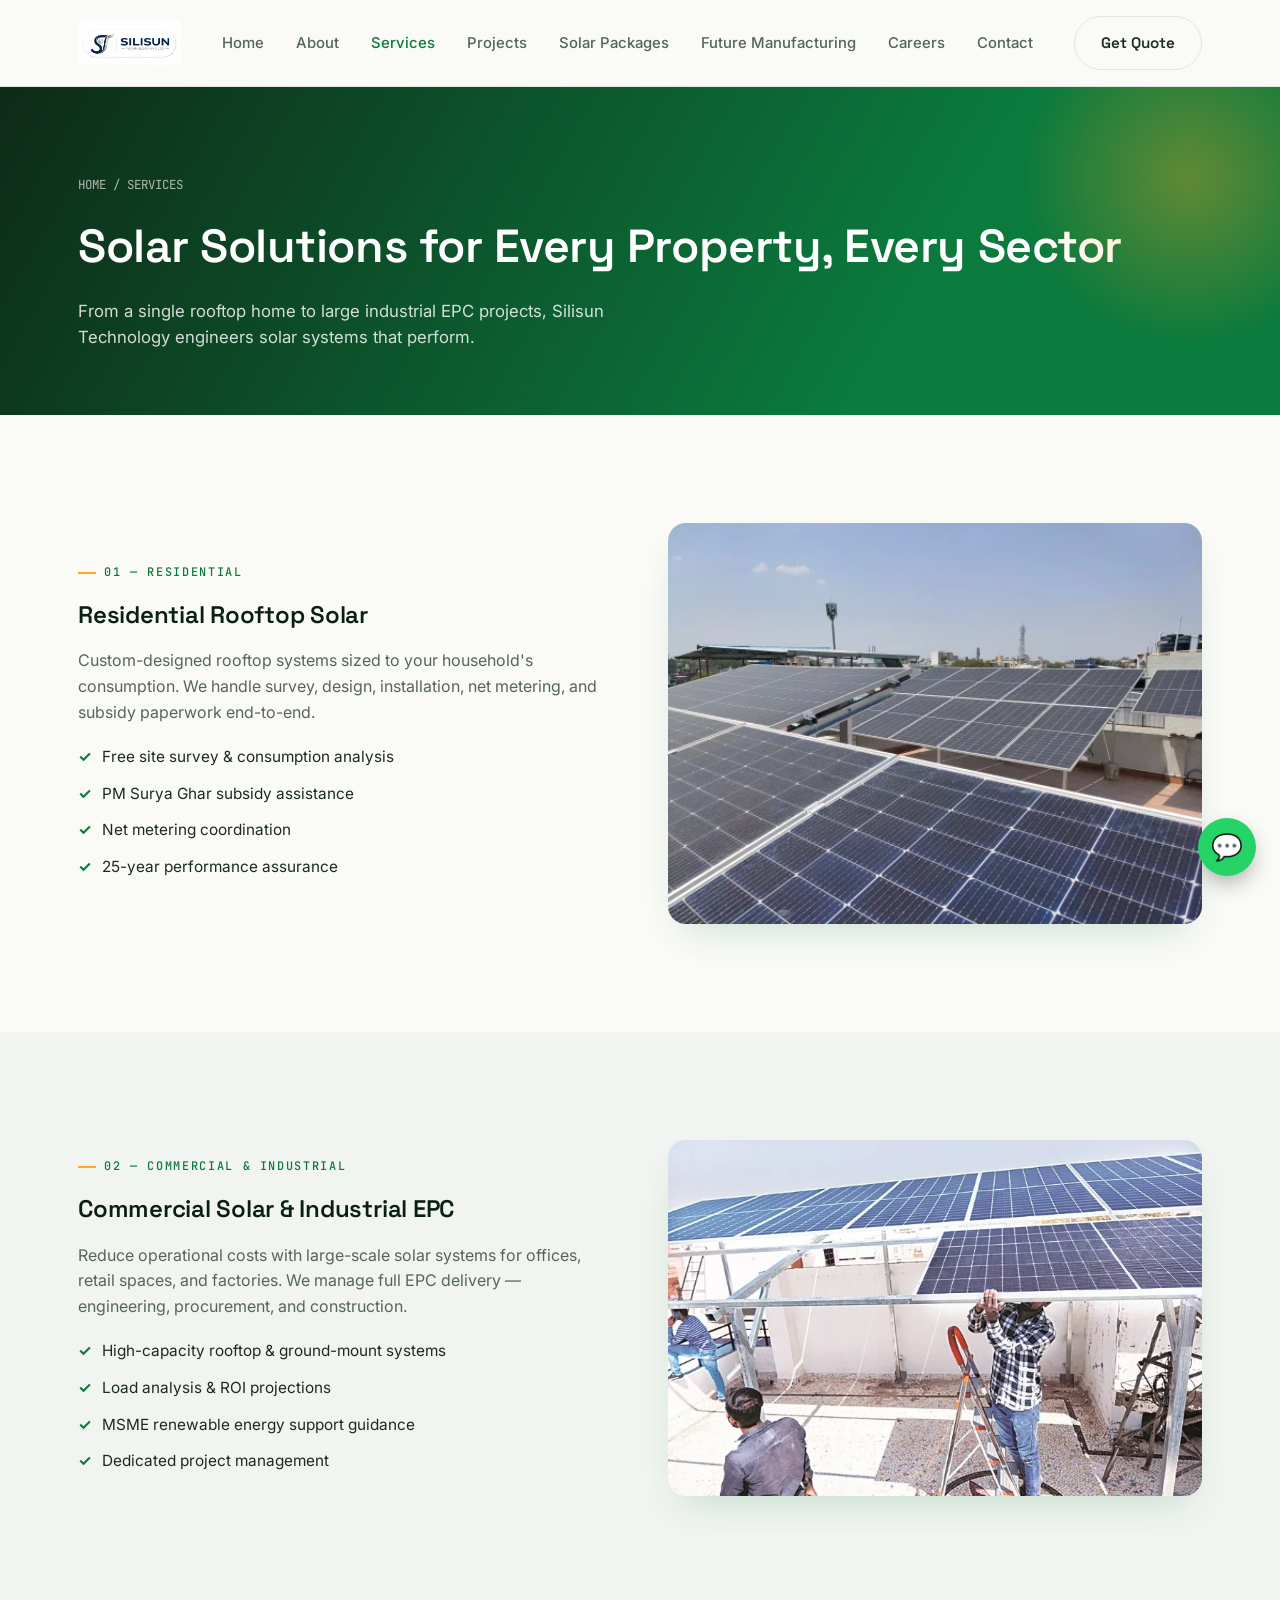
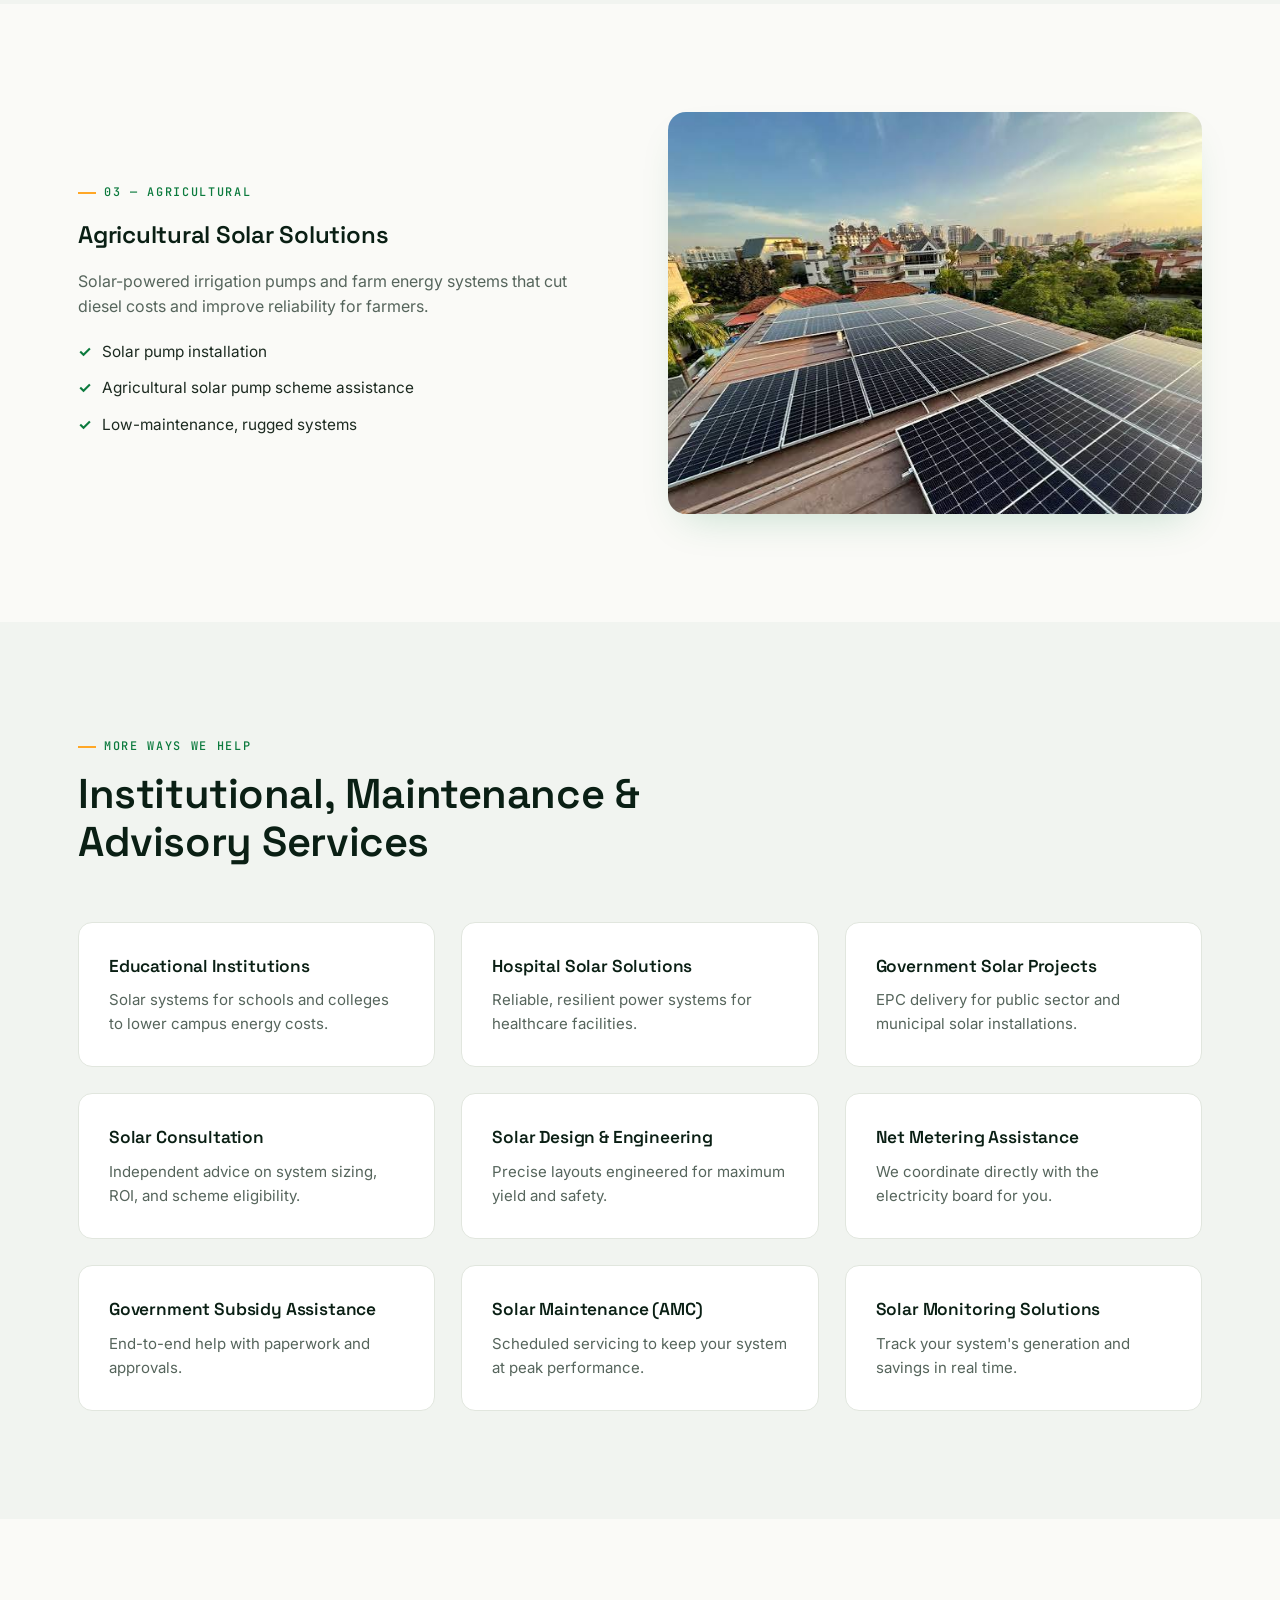
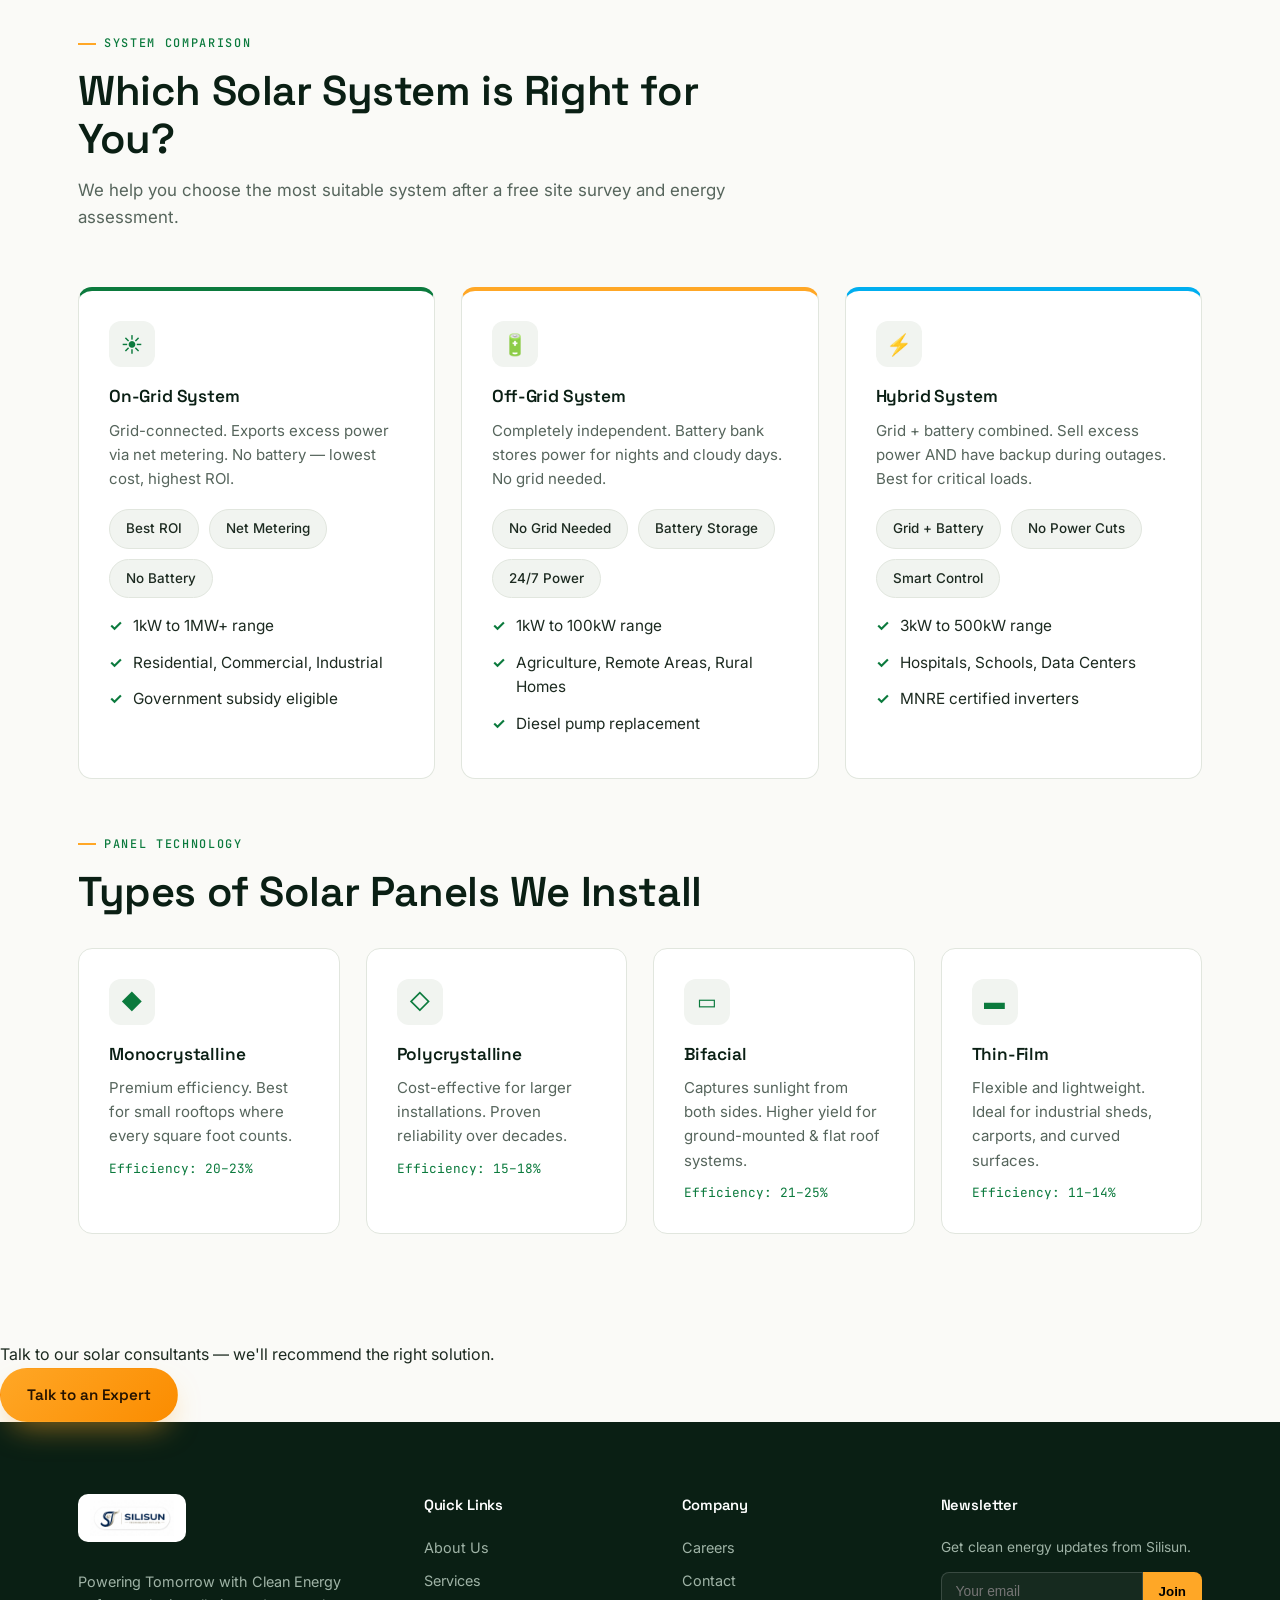
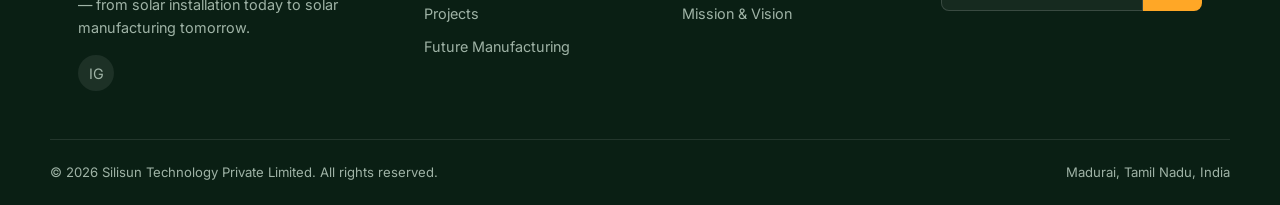
<file: services.html>
<!DOCTYPE html>
<html lang="en">
<head>
<meta charset="UTF-8">
<meta name="viewport" content="width=device-width, initial-scale=1.0">
<title>Our Services | Silisun Technology Private Limited</title>
<meta name="description" content="Explore Silisun Technology's solar services: residential, commercial, industrial EPC, agricultural solar, AMC, consultancy, subsidy assistance and net metering.">
<link rel="stylesheet" href="assets/style.css">
</head>
<body>

<header>
  <nav class="nav">
    <a href="index.html" class="logo"><img src="assets/Company_logo.jpg" alt="Silisun Technology" class="logo-img"></a>
    <ul class="navlinks">
      <li><a href="index.html">Home</a></li>
      <li><a href="about.html">About</a></li>
      <li><a href="services.html">Services</a></li>
      <li><a href="projects.html">Projects</a></li>
      <li><a href="solar-packages.html">Solar Packages</a></li>
      <li><a href="future.html">Future Manufacturing</a></li>
      <li><a href="careers.html">Careers</a></li>
      <li><a href="contact.html">Contact</a></li>
    </ul>
    <div class="nav-cta"><a href="contact.html" class="btn btn-ghost">Get Quote</a><button class="menu-btn">☰</button></div>
  </nav>
</header>

<section class="page-hero">
  <div class="wrap">
    <div class="breadcrumb">HOME / SERVICES</div>
    <h1>Solar Solutions for Every Property, Every Sector</h1>
    <p>From a single rooftop home to large industrial EPC projects, Silisun Technology engineers solar systems that perform.</p>
  </div>
</section>

<section class="section">
  <div class="wrap two-col">
    <div class="reveal">
      <span class="eyebrow">01 — Residential</span>
      <h2>Residential Rooftop Solar</h2>
      <p style="color:var(--text-soft);margin-top:14px">Custom-designed rooftop systems sized to your household's consumption. We handle survey, design, installation, net metering, and subsidy paperwork end-to-end.</p>
      <ul class="check-list" style="margin-top:20px"><li>Free site survey & consumption analysis</li><li>PM Surya Ghar subsidy assistance</li><li>Net metering coordination</li><li>25-year performance assurance</li></ul>
    </div>
    <div class="img-frame reveal"><img src="assets/solar-home-systems-500x500.webp" alt="Residential rooftop solar system"></div>
  </div>
</section>

<section class="section alt">
  <div class="wrap two-col">
    <div class="img-frame reveal" style="order:2"><img src="assets/1771402114iNDIA_eNERGY.webp" alt="Commercial and industrial solar installation"></div>
    <div class="reveal" style="order:1">
      <span class="eyebrow">02 — Commercial & Industrial</span>
      <h2>Commercial Solar & Industrial EPC</h2>
      <p style="color:var(--text-soft);margin-top:14px">Reduce operational costs with large-scale solar systems for offices, retail spaces, and factories. We manage full EPC delivery — engineering, procurement, and construction.</p>
      <ul class="check-list" style="margin-top:20px"><li>High-capacity rooftop & ground-mount systems</li><li>Load analysis & ROI projections</li><li>MSME renewable energy support guidance</li><li>Dedicated project management</li></ul>
    </div>
  </div>
</section>

<section class="section">
  <div class="wrap two-col">
    <div class="reveal">
      <span class="eyebrow">03 — Agricultural</span>
      <h2>Agricultural Solar Solutions</h2>
      <p style="color:var(--text-soft);margin-top:14px">Solar-powered irrigation pumps and farm energy systems that cut diesel costs and improve reliability for farmers.</p>
      <ul class="check-list" style="margin-top:20px"><li>Solar pump installation</li><li>Agricultural solar pump scheme assistance</li><li>Low-maintenance, rugged systems</li></ul>
    </div>
    <div class="img-frame reveal"><img src="assets/images.jpg" alt="Agricultural solar field"></div>
  </div>
</section>

<section class="section alt">
  <div class="wrap">
    <div class="section-head reveal">
      <span class="eyebrow">More Ways We Help</span>
      <h2>Institutional, Maintenance & Advisory Services</h2>
    </div>
    <div class="grid grid-3">
      <div class="card reveal"><h3>Educational Institutions</h3><p>Solar systems for schools and colleges to lower campus energy costs.</p></div>
      <div class="card reveal"><h3>Hospital Solar Solutions</h3><p>Reliable, resilient power systems for healthcare facilities.</p></div>
      <div class="card reveal"><h3>Government Solar Projects</h3><p>EPC delivery for public sector and municipal solar installations.</p></div>
      <div class="card reveal"><h3>Solar Consultation</h3><p>Independent advice on system sizing, ROI, and scheme eligibility.</p></div>
      <div class="card reveal"><h3>Solar Design & Engineering</h3><p>Precise layouts engineered for maximum yield and safety.</p></div>
      <div class="card reveal"><h3>Net Metering Assistance</h3><p>We coordinate directly with the electricity board for you.</p></div>
      <div class="card reveal"><h3>Government Subsidy Assistance</h3><p>End-to-end help with paperwork and approvals.</p></div>
      <div class="card reveal"><h3>Solar Maintenance (AMC)</h3><p>Scheduled servicing to keep your system at peak performance.</p></div>
      <div class="card reveal"><h3>Solar Monitoring Solutions</h3><p>Track your system's generation and savings in real time.</p></div>
    </div>
  </div>
</section>

<!-- SOLAR TYPES DETAIL -->
<section class="section">
  <div class="wrap">
    <div class="section-head reveal">
      <span class="eyebrow">System Comparison</span>
      <h2>Which Solar System is Right for You?</h2>
      <p>We help you choose the most suitable system after a free site survey and energy assessment.</p>
    </div>
    <div class="grid grid-3" style="margin-bottom:48px">
      <div class="card reveal" style="border-top:4px solid var(--green)">
        <div class="ic">☀</div>
        <h3>On-Grid System</h3>
        <p>Grid-connected. Exports excess power via net metering. No battery — lowest cost, highest ROI.</p>
        <div class="tag-list"><span class="tag">Best ROI</span><span class="tag">Net Metering</span><span class="tag">No Battery</span></div>
        <ul class="check-list" style="margin-top:16px">
          <li>1kW to 1MW+ range</li><li>Residential, Commercial, Industrial</li><li>Government subsidy eligible</li>
        </ul>
      </div>
      <div class="card reveal" style="border-top:4px solid var(--orange)">
        <div class="ic">🔋</div>
        <h3>Off-Grid System</h3>
        <p>Completely independent. Battery bank stores power for nights and cloudy days. No grid needed.</p>
        <div class="tag-list"><span class="tag">No Grid Needed</span><span class="tag">Battery Storage</span><span class="tag">24/7 Power</span></div>
        <ul class="check-list" style="margin-top:16px">
          <li>1kW to 100kW range</li><li>Agriculture, Remote Areas, Rural Homes</li><li>Diesel pump replacement</li>
        </ul>
      </div>
      <div class="card reveal" style="border-top:4px solid var(--blue)">
        <div class="ic">⚡</div>
        <h3>Hybrid System</h3>
        <p>Grid + battery combined. Sell excess power AND have backup during outages. Best for critical loads.</p>
        <div class="tag-list"><span class="tag">Grid + Battery</span><span class="tag">No Power Cuts</span><span class="tag">Smart Control</span></div>
        <ul class="check-list" style="margin-top:16px">
          <li>3kW to 500kW range</li><li>Hospitals, Schools, Data Centers</li><li>MNRE certified inverters</li>
        </ul>
      </div>
    </div>

    <div class="section-head reveal" style="margin-bottom:32px">
      <span class="eyebrow">Panel Technology</span>
      <h2>Types of Solar Panels We Install</h2>
    </div>
    <div class="grid grid-4">
      <div class="card reveal">
        <div class="ic">◆</div>
        <h3>Monocrystalline</h3>
        <p>Premium efficiency. Best for small rooftops where every square foot counts.</p>
        <div style="font-family:'JetBrains Mono',monospace;font-size:.8rem;color:var(--green);margin-top:10px">Efficiency: 20–23%</div>
      </div>
      <div class="card reveal">
        <div class="ic">◇</div>
        <h3>Polycrystalline</h3>
        <p>Cost-effective for larger installations. Proven reliability over decades.</p>
        <div style="font-family:'JetBrains Mono',monospace;font-size:.8rem;color:var(--green);margin-top:10px">Efficiency: 15–18%</div>
      </div>
      <div class="card reveal">
        <div class="ic">▭</div>
        <h3>Bifacial</h3>
        <p>Captures sunlight from both sides. Higher yield for ground-mounted & flat roof systems.</p>
        <div style="font-family:'JetBrains Mono',monospace;font-size:.8rem;color:var(--green);margin-top:10px">Efficiency: 21–25%</div>
      </div>
      <div class="card reveal">
        <div class="ic">▬</div>
        <h3>Thin-Film</h3>
        <p>Flexible and lightweight. Ideal for industrial sheds, carports, and curved surfaces.</p>
        <div style="font-family:'JetBrains Mono',monospace;font-size:.8rem;color:var(--green);margin-top:10px">Efficiency: 11–14%</div>
      </div>
    </div>
  </div>
</section>

<p>Talk to our solar consultants — we'll recommend the right solution.</p></div>
      <a href="contact.html" class="btn btn-sun">Talk to an Expert</a>
    </div>
  </div>
</section>

<footer>
  <div class="wrap foot-grid">
    <div><div class="foot-logo"><img src="assets/Company_logo.jpg" alt="Silisun Technology" class="logo-img-foot"></div><p style="font-size:.9rem;max-width:280px">Powering Tomorrow with Clean Energy — from solar installation today to solar manufacturing tomorrow.</p><div class="social"><a href="https://www.instagram.com/silisuntechnology" target="_blank">IG</a></div></div>
    <div><h4>Quick Links</h4><a href="about.html">About Us</a><a href="services.html">Services</a><a href="projects.html">Projects</a><a href="future.html">Future Manufacturing</a></div>
    <div><h4>Company</h4><a href="careers.html">Careers</a><a href="contact.html">Contact</a><a href="about.html#mission">Mission & Vision</a></div>
    <div><h4>Newsletter</h4><p style="font-size:.86rem">Get clean energy updates from Silisun.</p><form class="newsletter" onsubmit="event.preventDefault();this.reset();alert('Subscribed!');"><input type="email" placeholder="Your email" required><button type="submit">Join</button></form></div>
  </div>
  <div class="wrap foot-bottom"><span>© 2026 Silisun Technology Private Limited. All rights reserved.</span><span>Madurai, Tamil Nadu, India</span></div>
</footer>
<a class="wa-float" href="https://wa.me/919790514123" target="_blank">💬</a>
<script src="assets/script.js"></script>
</body>
</html>
</file>
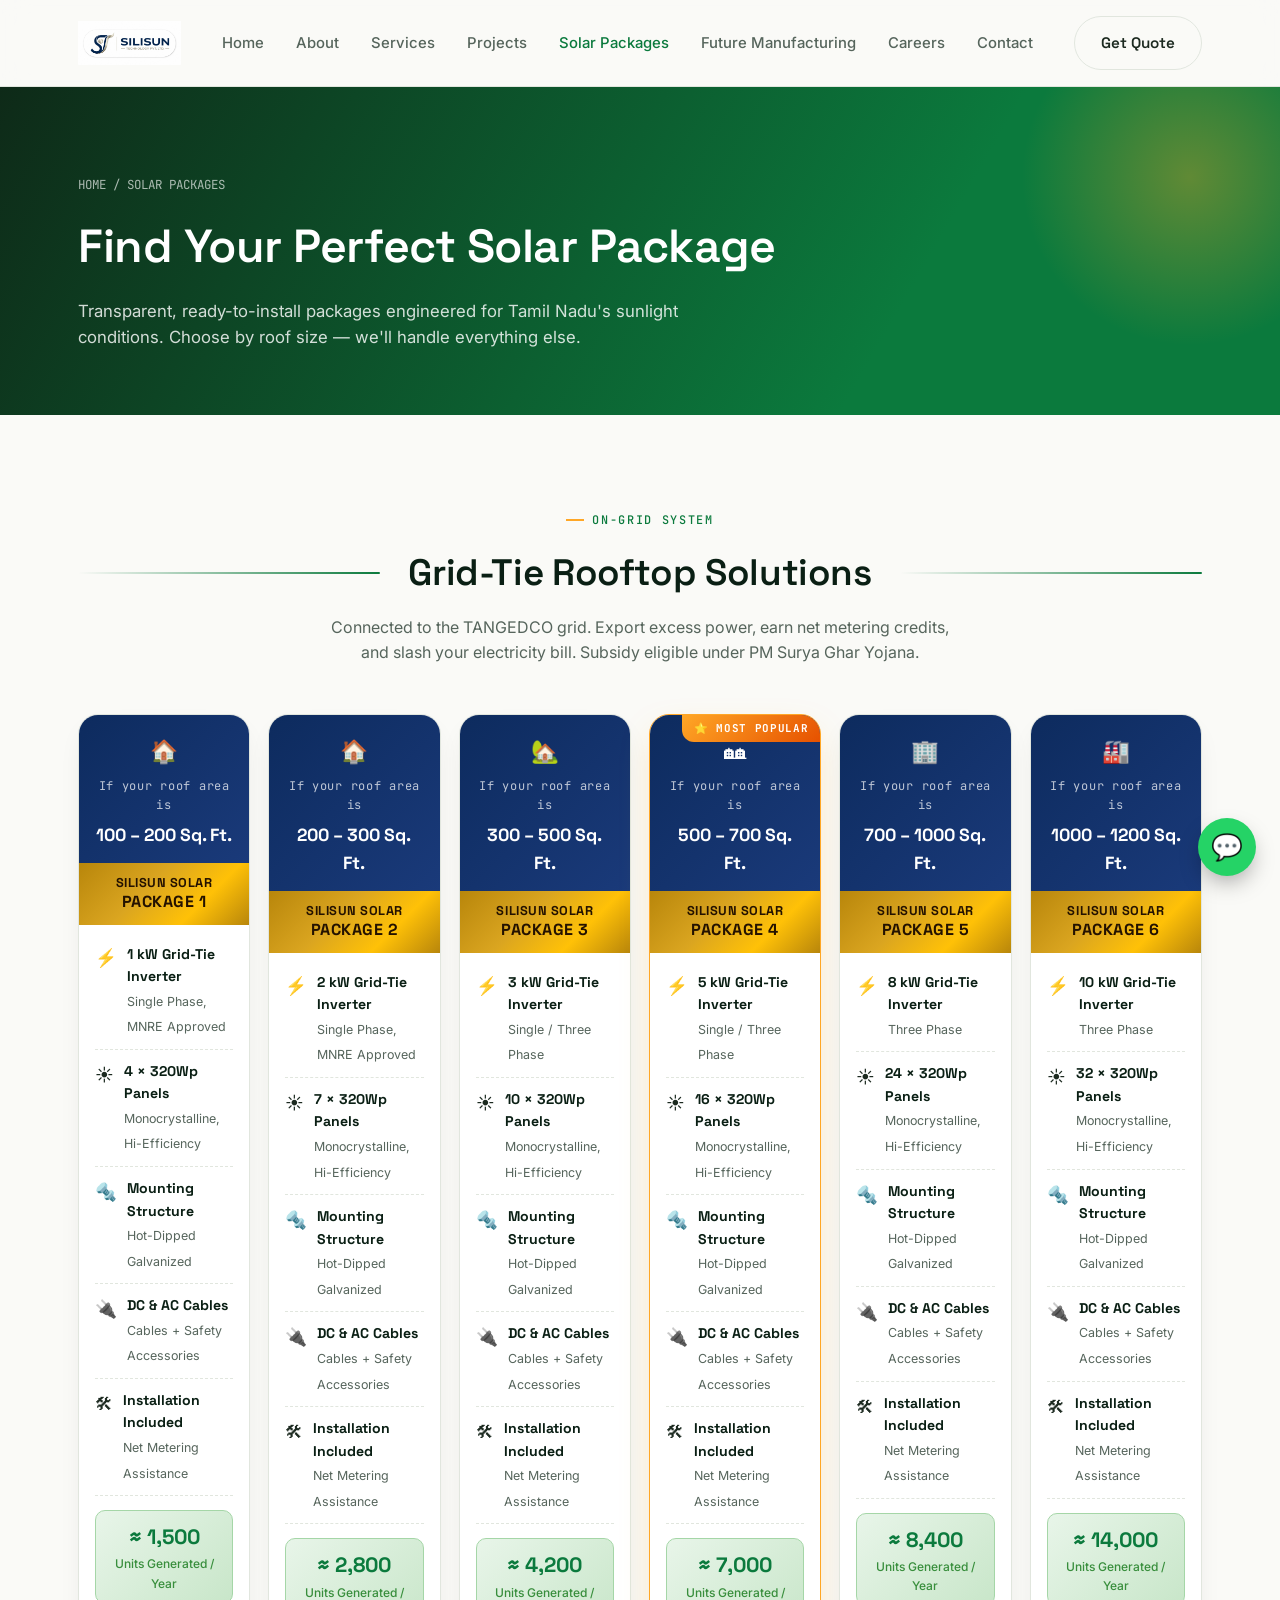
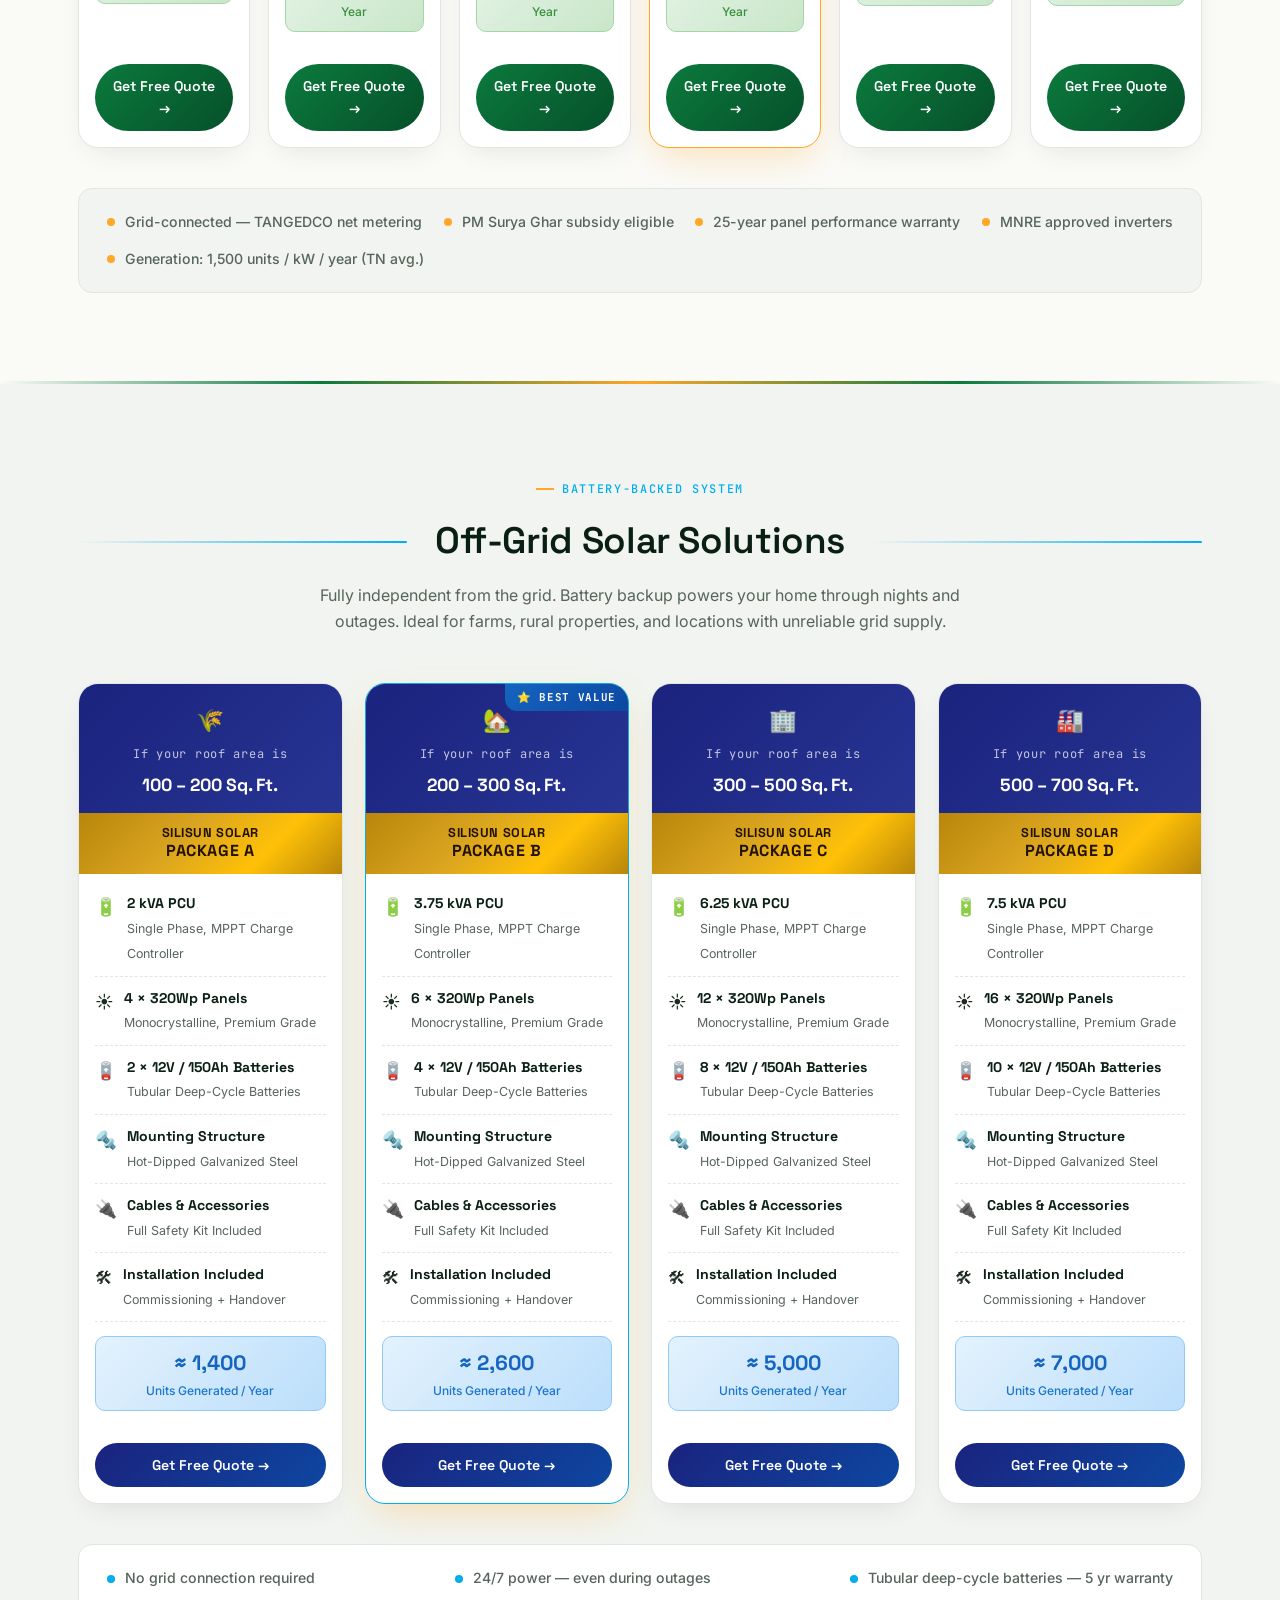
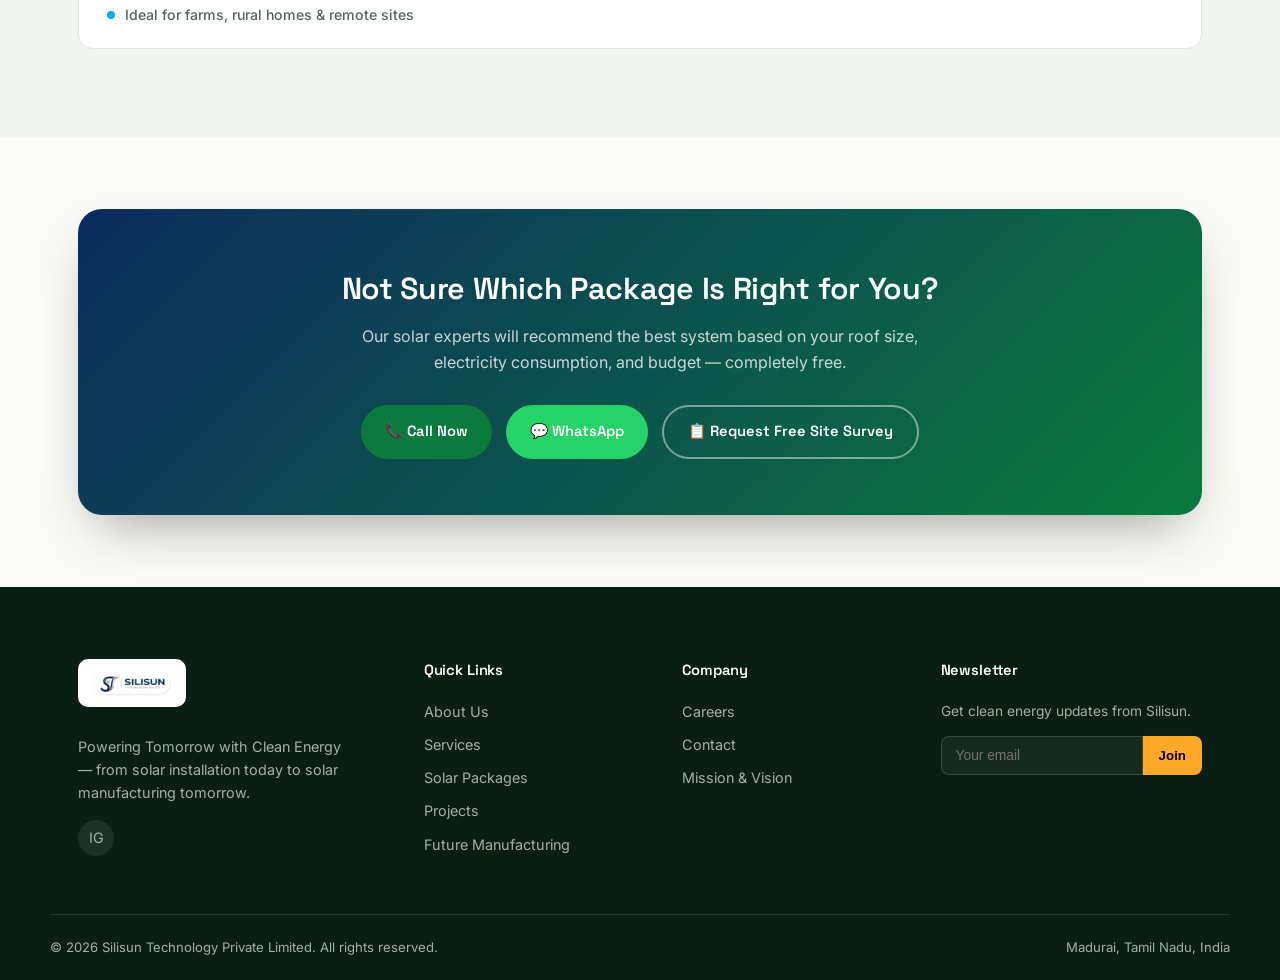
<file: solar-packages.html>
<!DOCTYPE html>
<html lang="en">
<head>
<meta charset="UTF-8">
<meta name="viewport" content="width=device-width, initial-scale=1.0">
<title>Solar Packages | Silisun Technology Private Limited</title>
<meta name="description" content="Silisun Technology's premium Grid-Tie and Off-Grid solar packages for homes and businesses in Tamil Nadu. Find the right solar system for your roof size and energy needs.">
<link rel="stylesheet" href="assets/style.css">
<style>
/* ── PAGE-SPECIFIC: Solar Packages ── */
.pkg-section{padding:88px 0}
.pkg-section.alt-bg{background:var(--bg-soft)}

/* System type toggle tabs */
.tabs{display:flex;gap:0;background:var(--bg-soft);border:1px solid var(--line);border-radius:999px;padding:5px;width:fit-content;margin:0 auto 56px}
.tab-btn{padding:11px 28px;border-radius:999px;border:none;background:transparent;font-family:'Space Grotesk',sans-serif;font-weight:600;font-size:.92rem;cursor:pointer;transition:.22s;color:var(--text-soft)}
.tab-btn.active{background:var(--green);color:#fff;box-shadow:0 6px 18px -6px rgba(11,122,61,.45)}

/* Package Grid */
.pkg-grid-6{display:grid;grid-template-columns:repeat(6,1fr);gap:18px}
.pkg-grid-4{display:grid;grid-template-columns:repeat(4,1fr);gap:22px}
@media(max-width:1100px){.pkg-grid-6{grid-template-columns:repeat(3,1fr)}.pkg-grid-4{grid-template-columns:repeat(2,1fr)}}
@media(max-width:700px){.pkg-grid-6,.pkg-grid-4{grid-template-columns:1fr 1fr}}
@media(max-width:480px){.pkg-grid-6,.pkg-grid-4{grid-template-columns:1fr}}

/* Package Card */
.pkg-card{
  position:relative;border-radius:20px;overflow:hidden;
  background:#fff;border:1.5px solid var(--line);
  box-shadow:0 10px 30px -12px rgba(0,0,0,.12);
  display:flex;flex-direction:column;
  transition:transform .28s ease,box-shadow .28s ease,border-color .28s ease;
}
.pkg-card:hover{transform:translateY(-10px);box-shadow:0 24px 48px -16px rgba(11,122,61,.28);border-color:var(--green)}
.pkg-card.popular{border-color:var(--orange);box-shadow:0 14px 36px -10px rgba(255,167,38,.35)}
.pkg-card.popular:hover{box-shadow:0 24px 48px -12px rgba(255,167,38,.45)}

/* Badge */
.popular-badge{
  position:absolute;top:0;right:0;
  background:linear-gradient(135deg,var(--orange),#e65100);
  color:#fff;font-family:'JetBrains Mono',monospace;font-size:.68rem;
  font-weight:700;letter-spacing:.06em;padding:5px 12px;border-radius:0 0 0 12px;
  text-transform:uppercase;
}

/* Card Header - blue */
.pkg-header{
  background:linear-gradient(135deg,#0D2B5E 0%,#1A3A7A 100%);
  color:#fff;padding:18px 16px 14px;text-align:center;
}
.pkg-header .roof-label{font-size:.75rem;color:rgba(255,255,255,.72);font-family:'JetBrains Mono',monospace;letter-spacing:.06em;margin-bottom:6px}
.pkg-header .roof-size{font-family:'Space Grotesk',sans-serif;font-size:1.1rem;font-weight:700;color:#fff}
.pkg-header .roof-icon{font-size:1.4rem;margin-bottom:8px}

/* Card Sub-header - gold/solar */
.pkg-subheader{
  background:linear-gradient(135deg,#B8860B 0%,#DAA520 40%,#FFC107 70%,#B8860B 100%);
  padding:12px 16px;text-align:center;
  font-family:'Space Grotesk',sans-serif;font-weight:700;
  font-size:.8rem;color:#241200;letter-spacing:.04em;line-height:1.3;
}
.pkg-subheader span{display:block;font-size:1rem;font-weight:700}

/* Card Body */
.pkg-body{padding:18px 16px;flex:1;display:flex;flex-direction:column;gap:10px}
.pkg-spec{display:flex;align-items:flex-start;gap:10px;padding-bottom:10px;border-bottom:1px dashed var(--line)}
.pkg-spec:last-of-type{border-bottom:none}
.pkg-spec .spec-icon{font-size:1.1rem;flex-shrink:0;margin-top:1px}
.pkg-spec-text{flex:1}
.pkg-spec-text b{font-family:'Space Grotesk',sans-serif;font-size:.88rem;display:block;color:var(--ink)}
.pkg-spec-text span{font-size:.78rem;color:var(--text-soft)}

/* Generation badge */
.gen-badge{
  background:linear-gradient(135deg,#E8F5E9,#C8E6C9);
  border:1px solid #A5D6A7;border-radius:10px;
  text-align:center;padding:10px;margin-top:4px;
}
.gen-badge .gen-num{font-family:'Space Grotesk',sans-serif;font-size:1.3rem;font-weight:700;color:var(--green)}
.gen-badge .gen-label{font-size:.75rem;color:#388E3C;font-weight:500}

/* CTA button on card */
.pkg-cta{
  display:block;text-align:center;margin:14px 16px 16px;
  background:linear-gradient(135deg,var(--green),#06502A);
  color:#fff;font-family:'Space Grotesk',sans-serif;font-weight:600;font-size:.88rem;
  padding:11px;border-radius:999px;border:none;cursor:pointer;
  transition:.2s;text-decoration:none;
}
.pkg-cta:hover{background:linear-gradient(135deg,var(--orange),#E65100);color:#fff;transform:scale(1.02)}

/* ── Bottom CTA Band ── */
.help-band{
  background:linear-gradient(135deg,#0D2B5E 0%,#0B7A3D 100%);
  border-radius:24px;padding:56px 48px;text-align:center;color:#fff;
  box-shadow:0 24px 56px -20px rgba(0,0,0,.4);
}
.help-band h3{color:#fff;font-size:clamp(1.4rem,2.5vw,1.9rem);margin-bottom:10px}
.help-band p{color:rgba(255,255,255,.78);max-width:600px;margin:0 auto 30px;font-size:1rem}
.help-buttons{display:flex;gap:14px;justify-content:center;flex-wrap:wrap}
.hbtn{display:inline-flex;align-items:center;gap:8px;padding:13px 24px;border-radius:999px;font-family:'Space Grotesk',sans-serif;font-weight:600;font-size:.92rem;cursor:pointer;transition:.22s;text-decoration:none;border:none}
.hbtn-green{background:var(--green);color:#fff}
.hbtn-green:hover{background:#06502A;transform:translateY(-2px)}
.hbtn-whatsapp{background:#25D366;color:#fff}
.hbtn-whatsapp:hover{background:#128C7E;transform:translateY(-2px)}
.hbtn-outline{background:transparent;border:2px solid rgba(255,255,255,.45);color:#fff}
.hbtn-outline:hover{background:rgba(255,255,255,.12);transform:translateY(-2px)}

/* Section divider */
.sec-divider{height:3px;background:linear-gradient(90deg,transparent,var(--green),var(--orange),var(--green),transparent);margin:0;border:none}

/* ── Off-Grid accent ── */
.pkg-card.offgrid .pkg-header{background:linear-gradient(135deg,#1A237E 0%,#283593 100%)}
.pkg-card.offgrid .pkg-cta{background:linear-gradient(135deg,#1A237E,#0D47A1)}
.pkg-card.offgrid .pkg-cta:hover{background:linear-gradient(135deg,var(--orange),#E65100)}
.pkg-card.offgrid .gen-badge{background:linear-gradient(135deg,#E3F2FD,#BBDEFB);border-color:#90CAF9}
.pkg-card.offgrid .gen-badge .gen-num{color:#1565C0}
.pkg-card.offgrid .gen-badge .gen-label{color:#1976D2}

/* Section heading accent line */
.sec-accent{display:flex;align-items:center;gap:14px;margin-bottom:8px}
.sec-accent::before,.sec-accent::after{content:"";flex:1;height:2px;border-radius:2px}
.gt .sec-accent::before,.gt .sec-accent::after{background:linear-gradient(90deg,transparent,var(--green))}
.og .sec-accent::before,.og .sec-accent::after{background:linear-gradient(90deg,transparent,var(--blue))}
</style>
</head>
<body>

<header>
  <nav class="nav">
    <a href="index.html" class="logo"><img src="assets/Company_logo.jpg" alt="Silisun Technology" class="logo-img"></a>
    <ul class="navlinks">
      <li><a href="index.html">Home</a></li>
      <li><a href="about.html">About</a></li>
      <li><a href="services.html">Services</a></li>
      <li><a href="projects.html">Projects</a></li>
      <li><a href="solar-packages.html">Solar Packages</a></li>
      <li><a href="future.html">Future Manufacturing</a></li>
      <li><a href="careers.html">Careers</a></li>
      <li><a href="contact.html">Contact</a></li>
    </ul>
    <div class="nav-cta"><a href="contact.html" class="btn btn-ghost">Get Quote</a><button class="menu-btn">☰</button></div>
  </nav>
</header>

<!-- PAGE HERO -->
<section class="page-hero">
  <div class="wrap">
    <div class="breadcrumb">HOME / SOLAR PACKAGES</div>
    <h1>Find Your Perfect Solar Package</h1>
    <p>Transparent, ready-to-install packages engineered for Tamil Nadu's sunlight conditions. Choose by roof size — we'll handle everything else.</p>
  </div>
</section>

<!-- ══════════════════════════════════════════════════════════
     SECTION 1 — GRID-TIE ROOFTOP SOLUTIONS
═══════════════════════════════════════════════════════════════ -->
<section class="pkg-section gt">
  <div class="wrap">
    <div style="text-align:center;margin-bottom:48px" class="reveal">
      <span class="eyebrow">On-Grid System</span>
      <div class="sec-accent" style="justify-content:center"><span></span><h2 style="white-space:nowrap;font-size:clamp(1.6rem,3vw,2.3rem)">Grid-Tie Rooftop Solutions</h2><span></span></div>
      <p style="color:var(--text-soft);max-width:640px;margin:12px auto 0">Connected to the TANGEDCO grid. Export excess power, earn net metering credits, and slash your electricity bill. Subsidy eligible under PM Surya Ghar Yojana.</p>
    </div>

    <!-- 6 Grid-Tie Cards -->
    <div class="pkg-grid-6 reveal">

      <!-- Package 1 -->
      <div class="pkg-card">
        <div class="pkg-header">
          <div class="roof-icon">🏠</div>
          <div class="roof-label">If your roof area is</div>
          <div class="roof-size">100 – 200 Sq. Ft.</div>
        </div>
        <div class="pkg-subheader">SILISUN SOLAR<span>PACKAGE 1</span></div>
        <div class="pkg-body">
          <div class="pkg-spec"><span class="spec-icon">⚡</span><div class="pkg-spec-text"><b>1 kW Grid-Tie Inverter</b><span>Single Phase, MNRE Approved</span></div></div>
          <div class="pkg-spec"><span class="spec-icon">☀</span><div class="pkg-spec-text"><b>4 × 320Wp Panels</b><span>Monocrystalline, Hi-Efficiency</span></div></div>
          <div class="pkg-spec"><span class="spec-icon">🔩</span><div class="pkg-spec-text"><b>Mounting Structure</b><span>Hot-Dipped Galvanized</span></div></div>
          <div class="pkg-spec"><span class="spec-icon">🔌</span><div class="pkg-spec-text"><b>DC & AC Cables</b><span>Cables + Safety Accessories</span></div></div>
          <div class="pkg-spec"><span class="spec-icon">🛠</span><div class="pkg-spec-text"><b>Installation Included</b><span>Net Metering Assistance</span></div></div>
          <div class="gen-badge"><div class="gen-num">≈ 1,500</div><div class="gen-label">Units Generated / Year</div></div>
        </div>
        <a href="contact.html" class="pkg-cta">Get Free Quote →</a>
      </div>

      <!-- Package 2 -->
      <div class="pkg-card">
        <div class="pkg-header">
          <div class="roof-icon">🏠</div>
          <div class="roof-label">If your roof area is</div>
          <div class="roof-size">200 – 300 Sq. Ft.</div>
        </div>
        <div class="pkg-subheader">SILISUN SOLAR<span>PACKAGE 2</span></div>
        <div class="pkg-body">
          <div class="pkg-spec"><span class="spec-icon">⚡</span><div class="pkg-spec-text"><b>2 kW Grid-Tie Inverter</b><span>Single Phase, MNRE Approved</span></div></div>
          <div class="pkg-spec"><span class="spec-icon">☀</span><div class="pkg-spec-text"><b>7 × 320Wp Panels</b><span>Monocrystalline, Hi-Efficiency</span></div></div>
          <div class="pkg-spec"><span class="spec-icon">🔩</span><div class="pkg-spec-text"><b>Mounting Structure</b><span>Hot-Dipped Galvanized</span></div></div>
          <div class="pkg-spec"><span class="spec-icon">🔌</span><div class="pkg-spec-text"><b>DC & AC Cables</b><span>Cables + Safety Accessories</span></div></div>
          <div class="pkg-spec"><span class="spec-icon">🛠</span><div class="pkg-spec-text"><b>Installation Included</b><span>Net Metering Assistance</span></div></div>
          <div class="gen-badge"><div class="gen-num">≈ 2,800</div><div class="gen-label">Units Generated / Year</div></div>
        </div>
        <a href="contact.html" class="pkg-cta">Get Free Quote →</a>
      </div>

      <!-- Package 3 -->
      <div class="pkg-card">
        <div class="pkg-header">
          <div class="roof-icon">🏡</div>
          <div class="roof-label">If your roof area is</div>
          <div class="roof-size">300 – 500 Sq. Ft.</div>
        </div>
        <div class="pkg-subheader">SILISUN SOLAR<span>PACKAGE 3</span></div>
        <div class="pkg-body">
          <div class="pkg-spec"><span class="spec-icon">⚡</span><div class="pkg-spec-text"><b>3 kW Grid-Tie Inverter</b><span>Single / Three Phase</span></div></div>
          <div class="pkg-spec"><span class="spec-icon">☀</span><div class="pkg-spec-text"><b>10 × 320Wp Panels</b><span>Monocrystalline, Hi-Efficiency</span></div></div>
          <div class="pkg-spec"><span class="spec-icon">🔩</span><div class="pkg-spec-text"><b>Mounting Structure</b><span>Hot-Dipped Galvanized</span></div></div>
          <div class="pkg-spec"><span class="spec-icon">🔌</span><div class="pkg-spec-text"><b>DC & AC Cables</b><span>Cables + Safety Accessories</span></div></div>
          <div class="pkg-spec"><span class="spec-icon">🛠</span><div class="pkg-spec-text"><b>Installation Included</b><span>Net Metering Assistance</span></div></div>
          <div class="gen-badge"><div class="gen-num">≈ 4,200</div><div class="gen-label">Units Generated / Year</div></div>
        </div>
        <a href="contact.html" class="pkg-cta">Get Free Quote →</a>
      </div>

      <!-- Package 4 — POPULAR -->
      <div class="pkg-card popular">
        <div class="popular-badge">⭐ Most Popular</div>
        <div class="pkg-header">
          <div class="roof-icon">🏘</div>
          <div class="roof-label">If your roof area is</div>
          <div class="roof-size">500 – 700 Sq. Ft.</div>
        </div>
        <div class="pkg-subheader">SILISUN SOLAR<span>PACKAGE 4</span></div>
        <div class="pkg-body">
          <div class="pkg-spec"><span class="spec-icon">⚡</span><div class="pkg-spec-text"><b>5 kW Grid-Tie Inverter</b><span>Single / Three Phase</span></div></div>
          <div class="pkg-spec"><span class="spec-icon">☀</span><div class="pkg-spec-text"><b>16 × 320Wp Panels</b><span>Monocrystalline, Hi-Efficiency</span></div></div>
          <div class="pkg-spec"><span class="spec-icon">🔩</span><div class="pkg-spec-text"><b>Mounting Structure</b><span>Hot-Dipped Galvanized</span></div></div>
          <div class="pkg-spec"><span class="spec-icon">🔌</span><div class="pkg-spec-text"><b>DC & AC Cables</b><span>Cables + Safety Accessories</span></div></div>
          <div class="pkg-spec"><span class="spec-icon">🛠</span><div class="pkg-spec-text"><b>Installation Included</b><span>Net Metering Assistance</span></div></div>
          <div class="gen-badge"><div class="gen-num">≈ 7,000</div><div class="gen-label">Units Generated / Year</div></div>
        </div>
        <a href="contact.html" class="pkg-cta">Get Free Quote →</a>
      </div>

      <!-- Package 5 -->
      <div class="pkg-card">
        <div class="pkg-header">
          <div class="roof-icon">🏢</div>
          <div class="roof-label">If your roof area is</div>
          <div class="roof-size">700 – 1000 Sq. Ft.</div>
        </div>
        <div class="pkg-subheader">SILISUN SOLAR<span>PACKAGE 5</span></div>
        <div class="pkg-body">
          <div class="pkg-spec"><span class="spec-icon">⚡</span><div class="pkg-spec-text"><b>8 kW Grid-Tie Inverter</b><span>Three Phase</span></div></div>
          <div class="pkg-spec"><span class="spec-icon">☀</span><div class="pkg-spec-text"><b>24 × 320Wp Panels</b><span>Monocrystalline, Hi-Efficiency</span></div></div>
          <div class="pkg-spec"><span class="spec-icon">🔩</span><div class="pkg-spec-text"><b>Mounting Structure</b><span>Hot-Dipped Galvanized</span></div></div>
          <div class="pkg-spec"><span class="spec-icon">🔌</span><div class="pkg-spec-text"><b>DC & AC Cables</b><span>Cables + Safety Accessories</span></div></div>
          <div class="pkg-spec"><span class="spec-icon">🛠</span><div class="pkg-spec-text"><b>Installation Included</b><span>Net Metering Assistance</span></div></div>
          <div class="gen-badge"><div class="gen-num">≈ 8,400</div><div class="gen-label">Units Generated / Year</div></div>
        </div>
        <a href="contact.html" class="pkg-cta">Get Free Quote →</a>
      </div>

      <!-- Package 6 -->
      <div class="pkg-card">
        <div class="pkg-header">
          <div class="roof-icon">🏭</div>
          <div class="roof-label">If your roof area is</div>
          <div class="roof-size">1000 – 1200 Sq. Ft.</div>
        </div>
        <div class="pkg-subheader">SILISUN SOLAR<span>PACKAGE 6</span></div>
        <div class="pkg-body">
          <div class="pkg-spec"><span class="spec-icon">⚡</span><div class="pkg-spec-text"><b>10 kW Grid-Tie Inverter</b><span>Three Phase</span></div></div>
          <div class="pkg-spec"><span class="spec-icon">☀</span><div class="pkg-spec-text"><b>32 × 320Wp Panels</b><span>Monocrystalline, Hi-Efficiency</span></div></div>
          <div class="pkg-spec"><span class="spec-icon">🔩</span><div class="pkg-spec-text"><b>Mounting Structure</b><span>Hot-Dipped Galvanized</span></div></div>
          <div class="pkg-spec"><span class="spec-icon">🔌</span><div class="pkg-spec-text"><b>DC & AC Cables</b><span>Cables + Safety Accessories</span></div></div>
          <div class="pkg-spec"><span class="spec-icon">🛠</span><div class="pkg-spec-text"><b>Installation Included</b><span>Net Metering Assistance</span></div></div>
          <div class="gen-badge"><div class="gen-num">≈ 14,000</div><div class="gen-label">Units Generated / Year</div></div>
        </div>
        <a href="contact.html" class="pkg-cta">Get Free Quote →</a>
      </div>

    </div><!-- /pkg-grid-6 -->

    <!-- Grid-Tie Info strip -->
    <div class="trust-bar reveal" style="margin-top:40px;background:var(--bg-soft);border:1px solid var(--line);border-radius:14px;padding:22px 28px">
      <div class="trust-pill"><span class="dot"></span>Grid-connected — TANGEDCO net metering</div>
      <div class="trust-pill"><span class="dot"></span>PM Surya Ghar subsidy eligible</div>
      <div class="trust-pill"><span class="dot"></span>25-year panel performance warranty</div>
      <div class="trust-pill"><span class="dot"></span>MNRE approved inverters</div>
      <div class="trust-pill"><span class="dot"></span>Generation: 1,500 units / kW / year (TN avg.)</div>
    </div>
  </div>
</section>

<hr class="sec-divider">

<!-- ══════════════════════════════════════════════════════════
     SECTION 2 — OFF-GRID SOLAR SOLUTIONS
═══════════════════════════════════════════════════════════════ -->
<section class="pkg-section alt-bg og">
  <div class="wrap">
    <div style="text-align:center;margin-bottom:48px" class="reveal">
      <span class="eyebrow" style="color:var(--blue)">Battery-Backed System</span>
      <div class="sec-accent" style="justify-content:center"><span></span><h2 style="white-space:nowrap;font-size:clamp(1.6rem,3vw,2.3rem)">Off-Grid Solar Solutions</h2><span></span></div>
      <p style="color:var(--text-soft);max-width:640px;margin:12px auto 0">Fully independent from the grid. Battery backup powers your home through nights and outages. Ideal for farms, rural properties, and locations with unreliable grid supply.</p>
    </div>

    <div class="pkg-grid-4 reveal">

      <!-- Package A -->
      <div class="pkg-card offgrid">
        <div class="pkg-header">
          <div class="roof-icon">🌾</div>
          <div class="roof-label">If your roof area is</div>
          <div class="roof-size">100 – 200 Sq. Ft.</div>
        </div>
        <div class="pkg-subheader">SILISUN SOLAR<span>PACKAGE A</span></div>
        <div class="pkg-body">
          <div class="pkg-spec"><span class="spec-icon">🔋</span><div class="pkg-spec-text"><b>2 kVA PCU</b><span>Single Phase, MPPT Charge Controller</span></div></div>
          <div class="pkg-spec"><span class="spec-icon">☀</span><div class="pkg-spec-text"><b>4 × 320Wp Panels</b><span>Monocrystalline, Premium Grade</span></div></div>
          <div class="pkg-spec"><span class="spec-icon">🪫</span><div class="pkg-spec-text"><b>2 × 12V / 150Ah Batteries</b><span>Tubular Deep-Cycle Batteries</span></div></div>
          <div class="pkg-spec"><span class="spec-icon">🔩</span><div class="pkg-spec-text"><b>Mounting Structure</b><span>Hot-Dipped Galvanized Steel</span></div></div>
          <div class="pkg-spec"><span class="spec-icon">🔌</span><div class="pkg-spec-text"><b>Cables & Accessories</b><span>Full Safety Kit Included</span></div></div>
          <div class="pkg-spec"><span class="spec-icon">🛠</span><div class="pkg-spec-text"><b>Installation Included</b><span>Commissioning + Handover</span></div></div>
          <div class="gen-badge"><div class="gen-num">≈ 1,400</div><div class="gen-label">Units Generated / Year</div></div>
        </div>
        <a href="contact.html" class="pkg-cta">Get Free Quote →</a>
      </div>

      <!-- Package B -->
      <div class="pkg-card offgrid popular" style="border-color:var(--blue)">
        <div class="popular-badge" style="background:linear-gradient(135deg,#1565C0,#0D47A1)">⭐ Best Value</div>
        <div class="pkg-header">
          <div class="roof-icon">🏡</div>
          <div class="roof-label">If your roof area is</div>
          <div class="roof-size">200 – 300 Sq. Ft.</div>
        </div>
        <div class="pkg-subheader">SILISUN SOLAR<span>PACKAGE B</span></div>
        <div class="pkg-body">
          <div class="pkg-spec"><span class="spec-icon">🔋</span><div class="pkg-spec-text"><b>3.75 kVA PCU</b><span>Single Phase, MPPT Charge Controller</span></div></div>
          <div class="pkg-spec"><span class="spec-icon">☀</span><div class="pkg-spec-text"><b>6 × 320Wp Panels</b><span>Monocrystalline, Premium Grade</span></div></div>
          <div class="pkg-spec"><span class="spec-icon">🪫</span><div class="pkg-spec-text"><b>4 × 12V / 150Ah Batteries</b><span>Tubular Deep-Cycle Batteries</span></div></div>
          <div class="pkg-spec"><span class="spec-icon">🔩</span><div class="pkg-spec-text"><b>Mounting Structure</b><span>Hot-Dipped Galvanized Steel</span></div></div>
          <div class="pkg-spec"><span class="spec-icon">🔌</span><div class="pkg-spec-text"><b>Cables & Accessories</b><span>Full Safety Kit Included</span></div></div>
          <div class="pkg-spec"><span class="spec-icon">🛠</span><div class="pkg-spec-text"><b>Installation Included</b><span>Commissioning + Handover</span></div></div>
          <div class="gen-badge"><div class="gen-num">≈ 2,600</div><div class="gen-label">Units Generated / Year</div></div>
        </div>
        <a href="contact.html" class="pkg-cta">Get Free Quote →</a>
      </div>

      <!-- Package C -->
      <div class="pkg-card offgrid">
        <div class="pkg-header">
          <div class="roof-icon">🏢</div>
          <div class="roof-label">If your roof area is</div>
          <div class="roof-size">300 – 500 Sq. Ft.</div>
        </div>
        <div class="pkg-subheader">SILISUN SOLAR<span>PACKAGE C</span></div>
        <div class="pkg-body">
          <div class="pkg-spec"><span class="spec-icon">🔋</span><div class="pkg-spec-text"><b>6.25 kVA PCU</b><span>Single Phase, MPPT Charge Controller</span></div></div>
          <div class="pkg-spec"><span class="spec-icon">☀</span><div class="pkg-spec-text"><b>12 × 320Wp Panels</b><span>Monocrystalline, Premium Grade</span></div></div>
          <div class="pkg-spec"><span class="spec-icon">🪫</span><div class="pkg-spec-text"><b>8 × 12V / 150Ah Batteries</b><span>Tubular Deep-Cycle Batteries</span></div></div>
          <div class="pkg-spec"><span class="spec-icon">🔩</span><div class="pkg-spec-text"><b>Mounting Structure</b><span>Hot-Dipped Galvanized Steel</span></div></div>
          <div class="pkg-spec"><span class="spec-icon">🔌</span><div class="pkg-spec-text"><b>Cables & Accessories</b><span>Full Safety Kit Included</span></div></div>
          <div class="pkg-spec"><span class="spec-icon">🛠</span><div class="pkg-spec-text"><b>Installation Included</b><span>Commissioning + Handover</span></div></div>
          <div class="gen-badge"><div class="gen-num">≈ 5,000</div><div class="gen-label">Units Generated / Year</div></div>
        </div>
        <a href="contact.html" class="pkg-cta">Get Free Quote →</a>
      </div>

      <!-- Package D -->
      <div class="pkg-card offgrid">
        <div class="pkg-header">
          <div class="roof-icon">🏭</div>
          <div class="roof-label">If your roof area is</div>
          <div class="roof-size">500 – 700 Sq. Ft.</div>
        </div>
        <div class="pkg-subheader">SILISUN SOLAR<span>PACKAGE D</span></div>
        <div class="pkg-body">
          <div class="pkg-spec"><span class="spec-icon">🔋</span><div class="pkg-spec-text"><b>7.5 kVA PCU</b><span>Single Phase, MPPT Charge Controller</span></div></div>
          <div class="pkg-spec"><span class="spec-icon">☀</span><div class="pkg-spec-text"><b>16 × 320Wp Panels</b><span>Monocrystalline, Premium Grade</span></div></div>
          <div class="pkg-spec"><span class="spec-icon">🪫</span><div class="pkg-spec-text"><b>10 × 12V / 150Ah Batteries</b><span>Tubular Deep-Cycle Batteries</span></div></div>
          <div class="pkg-spec"><span class="spec-icon">🔩</span><div class="pkg-spec-text"><b>Mounting Structure</b><span>Hot-Dipped Galvanized Steel</span></div></div>
          <div class="pkg-spec"><span class="spec-icon">🔌</span><div class="pkg-spec-text"><b>Cables & Accessories</b><span>Full Safety Kit Included</span></div></div>
          <div class="pkg-spec"><span class="spec-icon">🛠</span><div class="pkg-spec-text"><b>Installation Included</b><span>Commissioning + Handover</span></div></div>
          <div class="gen-badge"><div class="gen-num">≈ 7,000</div><div class="gen-label">Units Generated / Year</div></div>
        </div>
        <a href="contact.html" class="pkg-cta">Get Free Quote →</a>
      </div>

    </div><!-- /pkg-grid-4 -->

    <!-- Off-Grid Info strip -->
    <div class="trust-bar reveal" style="margin-top:40px;background:#fff;border:1px solid var(--line);border-radius:14px;padding:22px 28px">
      <div class="trust-pill"><span class="dot" style="background:var(--blue)"></span>No grid connection required</div>
      <div class="trust-pill"><span class="dot" style="background:var(--blue)"></span>24/7 power — even during outages</div>
      <div class="trust-pill"><span class="dot" style="background:var(--blue)"></span>Tubular deep-cycle batteries — 5 yr warranty</div>
      <div class="trust-pill"><span class="dot" style="background:var(--blue)"></span>Ideal for farms, rural homes & remote sites</div>
    </div>
  </div>
</section>

<!-- ══════════════════════════════════════════════════════════
     BOTTOM HELP CTA
═══════════════════════════════════════════════════════════════ -->
<section class="section tight">
  <div class="wrap">
    <div class="help-band reveal">
      <h3>Not Sure Which Package Is Right for You?</h3>
      <p>Our solar experts will recommend the best system based on your roof size, electricity consumption, and budget — completely free.</p>
      <div class="help-buttons">
        <a href="tel:+919790514123" class="hbtn hbtn-green">📞 Call Now</a>
        <a href="https://wa.me/919790514123" target="_blank" class="hbtn hbtn-whatsapp">💬 WhatsApp</a>
        <a href="contact.html" class="hbtn hbtn-outline">📋 Request Free Site Survey</a>
      </div>
    </div>
  </div>
</section>

<footer>
  <div class="wrap foot-grid">
    <div>
      <div class="foot-logo"><img src="assets/Company_logo.jpg" alt="Silisun Technology" class="logo-img-foot"></div>
      <p style="font-size:.9rem;max-width:280px">Powering Tomorrow with Clean Energy — from solar installation today to solar manufacturing tomorrow.</p>
      <div class="social"><a href="https://www.instagram.com/silisuntechnology" target="_blank">IG</a></div>
    </div>
    <div>
      <h4>Quick Links</h4>
      <a href="about.html">About Us</a>
      <a href="services.html">Services</a>
      <a href="solar-packages.html">Solar Packages</a>
      <a href="projects.html">Projects</a>
      <a href="future.html">Future Manufacturing</a>
    </div>
    <div>
      <h4>Company</h4>
      <a href="careers.html">Careers</a>
      <a href="contact.html">Contact</a>
      <a href="about.html#mission">Mission & Vision</a>
    </div>
    <div>
      <h4>Newsletter</h4>
      <p style="font-size:.86rem">Get clean energy updates from Silisun.</p>
      <form class="newsletter" onsubmit="event.preventDefault();this.reset();alert('Subscribed!');">
        <input type="email" placeholder="Your email" required>
        <button type="submit">Join</button>
      </form>
    </div>
  </div>
  <div class="wrap foot-bottom">
    <span>© 2026 Silisun Technology Private Limited. All rights reserved.</span>
    <span>Madurai, Tamil Nadu, India</span>
  </div>
</footer>

<a class="wa-float" href="https://wa.me/919790514123" target="_blank" aria-label="WhatsApp">💬</a>
<script src="assets/script.js"></script>
</body>
</html>
</file>
<file: assets/style.css>
/* ===== Silisun Technology — Design Tokens ===== */
@import url('https://fonts.googleapis.com/css2?family=Space+Grotesk:wght@400;500;600;700&family=Inter:wght@400;500;600;700&family=JetBrains+Mono:wght@400;500&display=swap');

:root{
  --green:#0B7A3D;
  --green-dark:#06502A;
  --orange:#FFA726;
  --blue:#00AEEF;
  --ink:#0A1F14;
  --bg:#FAFAF7;
  --bg-soft:#F1F4F0;
  --line:#E1E6DE;
  --text:#1C2A20;
  --text-soft:#56655C;
  --white:#FFFFFF;
  --radius:14px;
  --maxw:1180px;
  --shadow:0 18px 40px -16px rgba(11,122,61,.22);
}

*{box-sizing:border-box;margin:0;padding:0}
html{scroll-behavior:smooth}
body{
  font-family:'Inter',sans-serif;
  color:var(--text);
  background:var(--bg);
  line-height:1.6;
  -webkit-font-smoothing:antialiased;
  overflow-x:hidden;
}
img{max-width:100%;display:block}
a{color:inherit;text-decoration:none}
ul{list-style:none}
.wrap{max-width:var(--maxw);margin:0 auto;padding:0 28px}

h1,h2,h3,h4{font-family:'Space Grotesk',sans-serif;letter-spacing:-.01em;color:var(--ink);font-weight:600}
.eyebrow{
  font-family:'JetBrains Mono',monospace;
  font-size:.74rem;letter-spacing:.14em;text-transform:uppercase;
  color:var(--green);font-weight:500;display:inline-flex;align-items:center;gap:8px;margin-bottom:14px;
}
.eyebrow::before{content:"";width:18px;height:2px;background:var(--orange);display:inline-block}

.section{padding:108px 0}
.section.tight{padding:72px 0}
.section-head{max-width:720px;margin-bottom:56px}
.section-head h2{font-size:clamp(1.8rem,3.4vw,2.6rem);line-height:1.15}
.section-head p{color:var(--text-soft);font-size:1.06rem;margin-top:14px}
.section.alt{background:var(--bg-soft)}
.section.dark{background:var(--ink);color:#E7EFE9}
.section.dark h2,.section.dark h3{color:#fff}
.section.dark p{color:#9FB3A6}

/* ===== Buttons ===== */
.btn{
  display:inline-flex;align-items:center;gap:10px;
  font-family:'Space Grotesk',sans-serif;font-weight:600;font-size:.95rem;
  padding:14px 26px;border-radius:999px;border:1px solid transparent;
  cursor:pointer;transition:.25s ease;white-space:nowrap;
}
.btn-primary{background:var(--green);color:#fff;box-shadow:var(--shadow)}
.btn-primary:hover{background:var(--green-dark);transform:translateY(-2px)}
.btn-outline{border-color:rgba(255,255,255,.4);color:#fff}
.btn-outline:hover{background:rgba(255,255,255,.12)}
.btn-ghost{border-color:var(--line);color:var(--text)}
.btn-ghost:hover{border-color:var(--green);color:var(--green)}
.btn-sun{background:linear-gradient(135deg,var(--orange),#FB8C00);color:#241200;box-shadow:0 14px 30px -10px rgba(255,167,38,.55)}
.btn-sun:hover{transform:translateY(-2px)}

/* ===== Header / Nav ===== */
header{
  position:sticky;top:0;z-index:100;
  background:rgba(250,250,247,.86);backdrop-filter:blur(14px);
  border-bottom:1px solid var(--line);
}
.nav{display:flex;align-items:center;justify-content:space-between;padding:16px 28px;max-width:var(--maxw);margin:0 auto}
.logo{display:flex;align-items:center;gap:10px;font-family:'Space Grotesk',sans-serif;font-weight:700;font-size:1.18rem;color:var(--ink)}
.logo .mark{width:34px;height:34px;border-radius:9px;background:conic-gradient(from 220deg,var(--orange),var(--green),var(--blue),var(--orange));display:grid;place-items:center;color:#fff;font-size:.8rem;font-weight:700}
.logo-img{height:44px;width:auto;object-fit:contain;display:block}
.logo-img-foot{height:48px;width:auto;max-width:200px;object-fit:contain;display:block;margin-bottom:14px;background:#fff;border-radius:10px;padding:6px 12px}
.navlinks{display:flex;gap:32px;align-items:center}
.navlinks a{font-size:.93rem;font-weight:500;color:var(--text-soft);transition:.2s}
.navlinks a:hover,.navlinks a.active{color:var(--green)}
.nav-cta{display:flex;gap:12px;align-items:center}
.menu-btn{display:none;background:none;border:none;font-size:1.4rem;cursor:pointer}

@media(max-width:920px){
  .navlinks{position:fixed;inset:64px 0 0 0;background:var(--bg);flex-direction:column;padding:36px 28px;gap:22px;transform:translateX(100%);transition:.3s;border-top:1px solid var(--line)}
  .navlinks.open{transform:translateX(0)}
  .menu-btn{display:block}
  .nav-cta .btn-ghost{display:none}
}

/* ===== Hero ===== */
.hero{
  position:relative;min-height:92vh;display:flex;align-items:center;
  background:linear-gradient(180deg,#0E2A18 0%,#0B7A3D 55%,#0c5b32 100%);
  color:#fff;overflow:hidden;
}
.hero::before{
  content:"";position:absolute;inset:0;
  background:radial-gradient(circle at 78% 18%,rgba(255,167,38,.55),transparent 45%),
             radial-gradient(circle at 15% 85%,rgba(0,174,239,.35),transparent 50%);
  pointer-events:none;
}
.hero-grid{display:grid;grid-template-columns:1.05fr .95fr;gap:48px;align-items:center;position:relative;z-index:2}
.hero h1{color:#fff;font-size:clamp(2.3rem,4.6vw,3.6rem);line-height:1.08;font-weight:700}
.hero p{color:rgba(255,255,255,.82);font-size:1.12rem;margin:22px 0 32px;max-width:520px}
.hero-actions{display:flex;gap:14px;flex-wrap:wrap}
.hero-art{position:relative;border-radius:20px;overflow:hidden;box-shadow:0 30px 60px -20px rgba(0,0,0,.5)}
.hero-art img{width:100%;height:480px;object-fit:cover}
.hero-stats{display:flex;gap:0;margin-top:46px;border-top:1px solid rgba(255,255,255,.18);padding-top:26px}
.hero-stats div{flex:1;border-right:1px solid rgba(255,255,255,.18);padding-right:18px}
.hero-stats div:last-child{border-right:none}
.hero-stats b{font-family:'Space Grotesk',sans-serif;font-size:1.7rem;display:block;color:var(--orange)}
.hero-stats span{font-size:.82rem;color:rgba(255,255,255,.7)}

/* Energy flow signature line */
.flow{height:60px;position:relative;overflow:hidden}
.flow svg{width:100%;height:100%}
.flow path{stroke-dasharray:8 10;animation:dash 14s linear infinite}
@keyframes dash{to{stroke-dashoffset:-400}}

/* ===== Page intro banner (for inner pages) ===== */
.page-hero{
  background:linear-gradient(120deg,#0E2A18,#0B7A3D 70%);
  color:#fff;padding:88px 0 64px;position:relative;overflow:hidden;
}
.page-hero::after{content:"";position:absolute;right:-80px;top:-80px;width:340px;height:340px;border-radius:50%;background:radial-gradient(circle,rgba(255,167,38,.35),transparent 70%)}
.breadcrumb{font-family:'JetBrains Mono',monospace;font-size:.78rem;color:rgba(255,255,255,.65);margin-bottom:14px}
.page-hero h1{color:#fff;font-size:clamp(2rem,4vw,2.9rem)}
.page-hero p{color:rgba(255,255,255,.82);max-width:620px;margin-top:14px;font-size:1.05rem}

/* ===== Cards / Grids ===== */
.grid{display:grid;gap:26px}
.grid-3{grid-template-columns:repeat(3,1fr)}
.grid-4{grid-template-columns:repeat(4,1fr)}
.grid-2{grid-template-columns:repeat(2,1fr)}
@media(max-width:920px){.grid-3,.grid-4,.grid-2{grid-template-columns:1fr 1fr}}
@media(max-width:640px){.grid-3,.grid-4,.grid-2{grid-template-columns:1fr}}

.card{
  background:#fff;border:1px solid var(--line);border-radius:var(--radius);
  padding:30px;transition:.25s ease;
}
.card:hover{transform:translateY(-6px);box-shadow:var(--shadow);border-color:transparent}
.card .ic{width:46px;height:46px;border-radius:12px;background:var(--bg-soft);display:grid;place-items:center;color:var(--green);font-size:1.3rem;margin-bottom:16px}
.card h3{font-size:1.08rem;margin-bottom:8px}
.card p{color:var(--text-soft);font-size:.94rem}

.trust-bar{display:flex;flex-wrap:wrap;gap:14px;justify-content:space-between;align-items:center}
.trust-pill{display:flex;align-items:center;gap:10px;font-size:.88rem;font-weight:500;color:var(--text-soft)}
.trust-pill .dot{width:8px;height:8px;border-radius:50%;background:var(--orange)}

/* Process / timeline */
.steps{display:flex;flex-direction:column;border-left:2px solid var(--line);margin-left:14px}
.step{position:relative;padding:0 0 42px 36px}
.step::before{content:attr(data-n);position:absolute;left:-15px;top:-2px;width:28px;height:28px;border-radius:50%;background:var(--green);color:#fff;font-family:'JetBrains Mono',monospace;font-size:.74rem;display:grid;place-items:center}
.step:last-child{padding-bottom:0}
.step h4{margin-bottom:6px;font-size:1.05rem}
.step p{color:var(--text-soft);font-size:.93rem}

/* Timeline (roadmap) */
.roadmap{display:flex;flex-direction:column;gap:0}
.rm-item{display:grid;grid-template-columns:160px 1fr;gap:24px;padding:26px 0;border-top:1px solid var(--line)}
.rm-item:last-child{border-bottom:1px solid var(--line)}
.rm-year{font-family:'JetBrains Mono',monospace;color:var(--orange);font-weight:500}
.rm-item h4{margin-bottom:6px}
.rm-item p{color:var(--text-soft);font-size:.94rem}
@media(max-width:700px){.rm-item{grid-template-columns:1fr}}

/* Calculator */
.calc{background:#fff;border:1px solid var(--line);border-radius:20px;padding:36px;box-shadow:var(--shadow)}
.calc-grid{display:grid;grid-template-columns:1fr 1fr;gap:40px}
@media(max-width:800px){.calc-grid{grid-template-columns:1fr}}
.field{margin-bottom:18px}
.field label{display:block;font-size:.86rem;font-weight:600;margin-bottom:8px;color:var(--text)}
.field input,.field select,.field textarea{
  width:100%;padding:13px 14px;border:1px solid var(--line);border-radius:10px;
  font-family:'Inter',sans-serif;font-size:.95rem;background:var(--bg-soft);
}
.field input:focus,.field select:focus,.field textarea:focus{outline:2px solid var(--green);outline-offset:1px}
.result-card{background:var(--bg-soft);border-radius:14px;padding:24px;display:flex;flex-direction:column;gap:16px}
.result-row{display:flex;justify-content:space-between;align-items:baseline;border-bottom:1px dashed var(--line);padding-bottom:12px}
.result-row b{font-family:'Space Grotesk',sans-serif;font-size:1.3rem;color:var(--green)}
.result-row span{font-size:.85rem;color:var(--text-soft)}

/* Testimonials */
.testi{background:#fff;border:1px solid var(--line);border-radius:var(--radius);padding:28px}
.testi p{font-size:.98rem;color:var(--text)}
.testi .who{display:flex;align-items:center;gap:12px;margin-top:18px}
.avatar{width:42px;height:42px;border-radius:50%;background:linear-gradient(135deg,var(--green),var(--blue));display:grid;place-items:center;color:#fff;font-weight:600;font-family:'Space Grotesk',sans-serif}
.who b{display:block;font-size:.92rem}
.who span{font-size:.8rem;color:var(--text-soft)}
.stars{color:var(--orange);letter-spacing:2px;margin-bottom:10px}

/* CTA band */
.cta-band{background:linear-gradient(120deg,#0B7A3D,#06502A);color:#fff;border-radius:24px;padding:60px;display:flex;justify-content:space-between;align-items:center;gap:30px;flex-wrap:wrap}
.cta-band h2{color:#fff;font-size:clamp(1.6rem,3vw,2.2rem)}
.cta-band p{color:rgba(255,255,255,.78);margin-top:8px}

/* Footer */
footer{background:var(--ink);color:#9FB3A6;padding-top:72px}
.foot-grid{display:grid;grid-template-columns:1.4fr 1fr 1fr 1fr;gap:40px;padding-bottom:48px}
@media(max-width:800px){.foot-grid{grid-template-columns:1fr 1fr}}
footer h4{color:#fff;font-size:.92rem;margin-bottom:18px;font-family:'Space Grotesk',sans-serif}
footer a{display:block;color:#9FB3A6;font-size:.9rem;margin-bottom:10px;transition:.2s}
footer a:hover{color:var(--orange)}
.foot-logo{display:flex;align-items:center;gap:10px;color:#fff;font-family:'Space Grotesk',sans-serif;font-weight:700;font-size:1.15rem;margin-bottom:14px}
.foot-bottom{border-top:1px solid rgba(255,255,255,.1);padding:22px 0;display:flex;justify-content:space-between;flex-wrap:wrap;gap:10px;font-size:.82rem}
.social{display:flex;gap:12px;margin-top:16px}
.social a{width:36px;height:36px;border-radius:50%;background:rgba(255,255,255,.08);display:grid;place-items:center;margin-bottom:0}
.social a:hover{background:var(--green)}
.newsletter{display:flex;gap:0;margin-top:14px;max-width:300px}
.newsletter input{flex:1;padding:11px 14px;border:1px solid rgba(255,255,255,.15);background:rgba(255,255,255,.05);color:#fff;border-radius:8px 0 0 8px;font-size:.86rem}
.newsletter button{padding:11px 16px;background:var(--orange);border:none;border-radius:0 8px 8px 0;cursor:pointer;font-weight:600}

/* WhatsApp float */
.wa-float{position:fixed;bottom:24px;right:24px;width:58px;height:58px;border-radius:50%;background:#25D366;display:grid;place-items:center;box-shadow:0 10px 24px -6px rgba(0,0,0,.4);z-index:200;font-size:1.6rem;color:#fff}

/* Reveal on scroll */
.reveal{opacity:0;transform:translateY(24px);transition:opacity .7s ease,transform .7s ease}
.reveal.in{opacity:1;transform:translateY(0)}

/* Image frame helper */
.img-frame{border-radius:18px;overflow:hidden;box-shadow:var(--shadow)}
.img-frame img{width:100%;height:100%;object-fit:cover}

/* Two col layout */
.two-col{display:grid;grid-template-columns:1fr 1fr;gap:56px;align-items:center}
@media(max-width:860px){.two-col{grid-template-columns:1fr}}

.tag-list{display:flex;flex-wrap:wrap;gap:10px;margin-top:18px}
.tag{background:var(--bg-soft);border:1px solid var(--line);padding:8px 16px;border-radius:999px;font-size:.84rem;font-weight:500}

.value-card{display:flex;gap:16px;align-items:flex-start}
.value-card .ic{flex-shrink:0}

.check-list li{display:flex;gap:10px;align-items:flex-start;margin-bottom:12px;font-size:.96rem}
.check-list li::before{content:"✓";color:var(--green);font-weight:700;flex-shrink:0}
</file>
